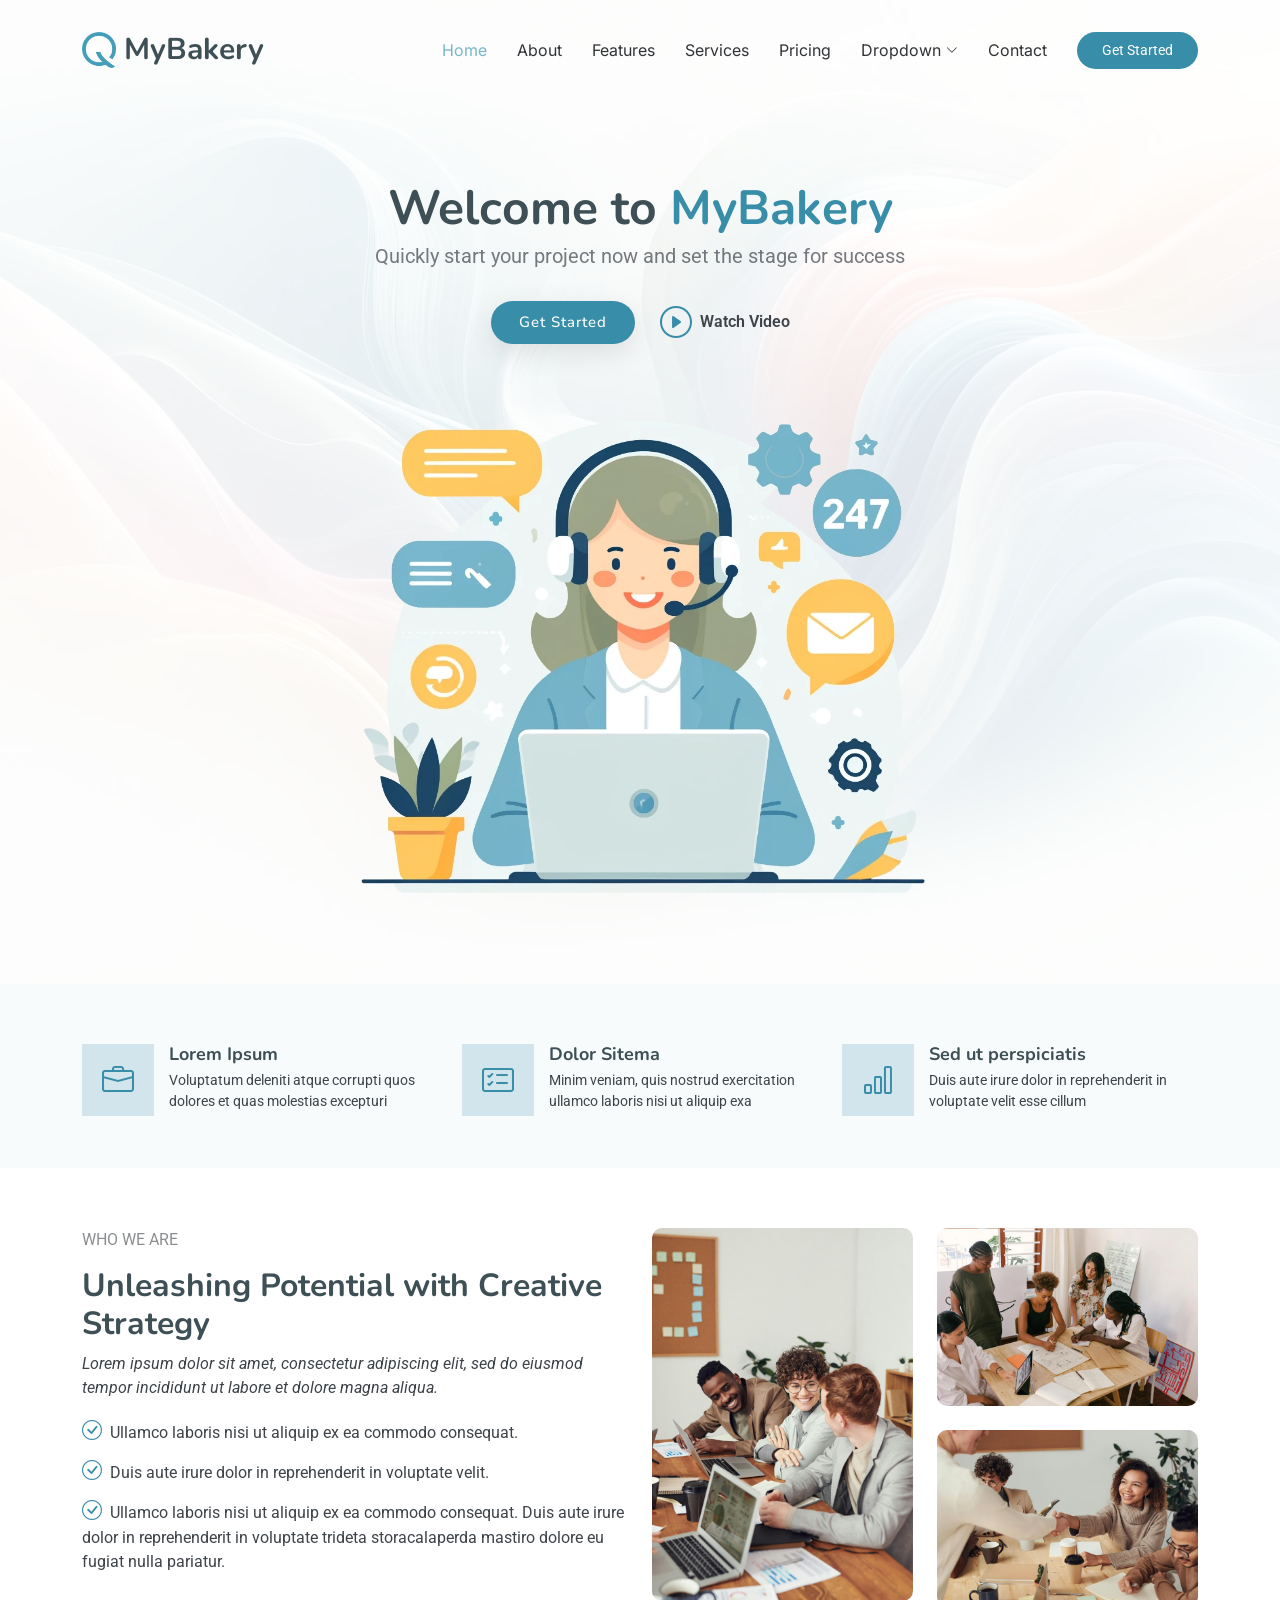
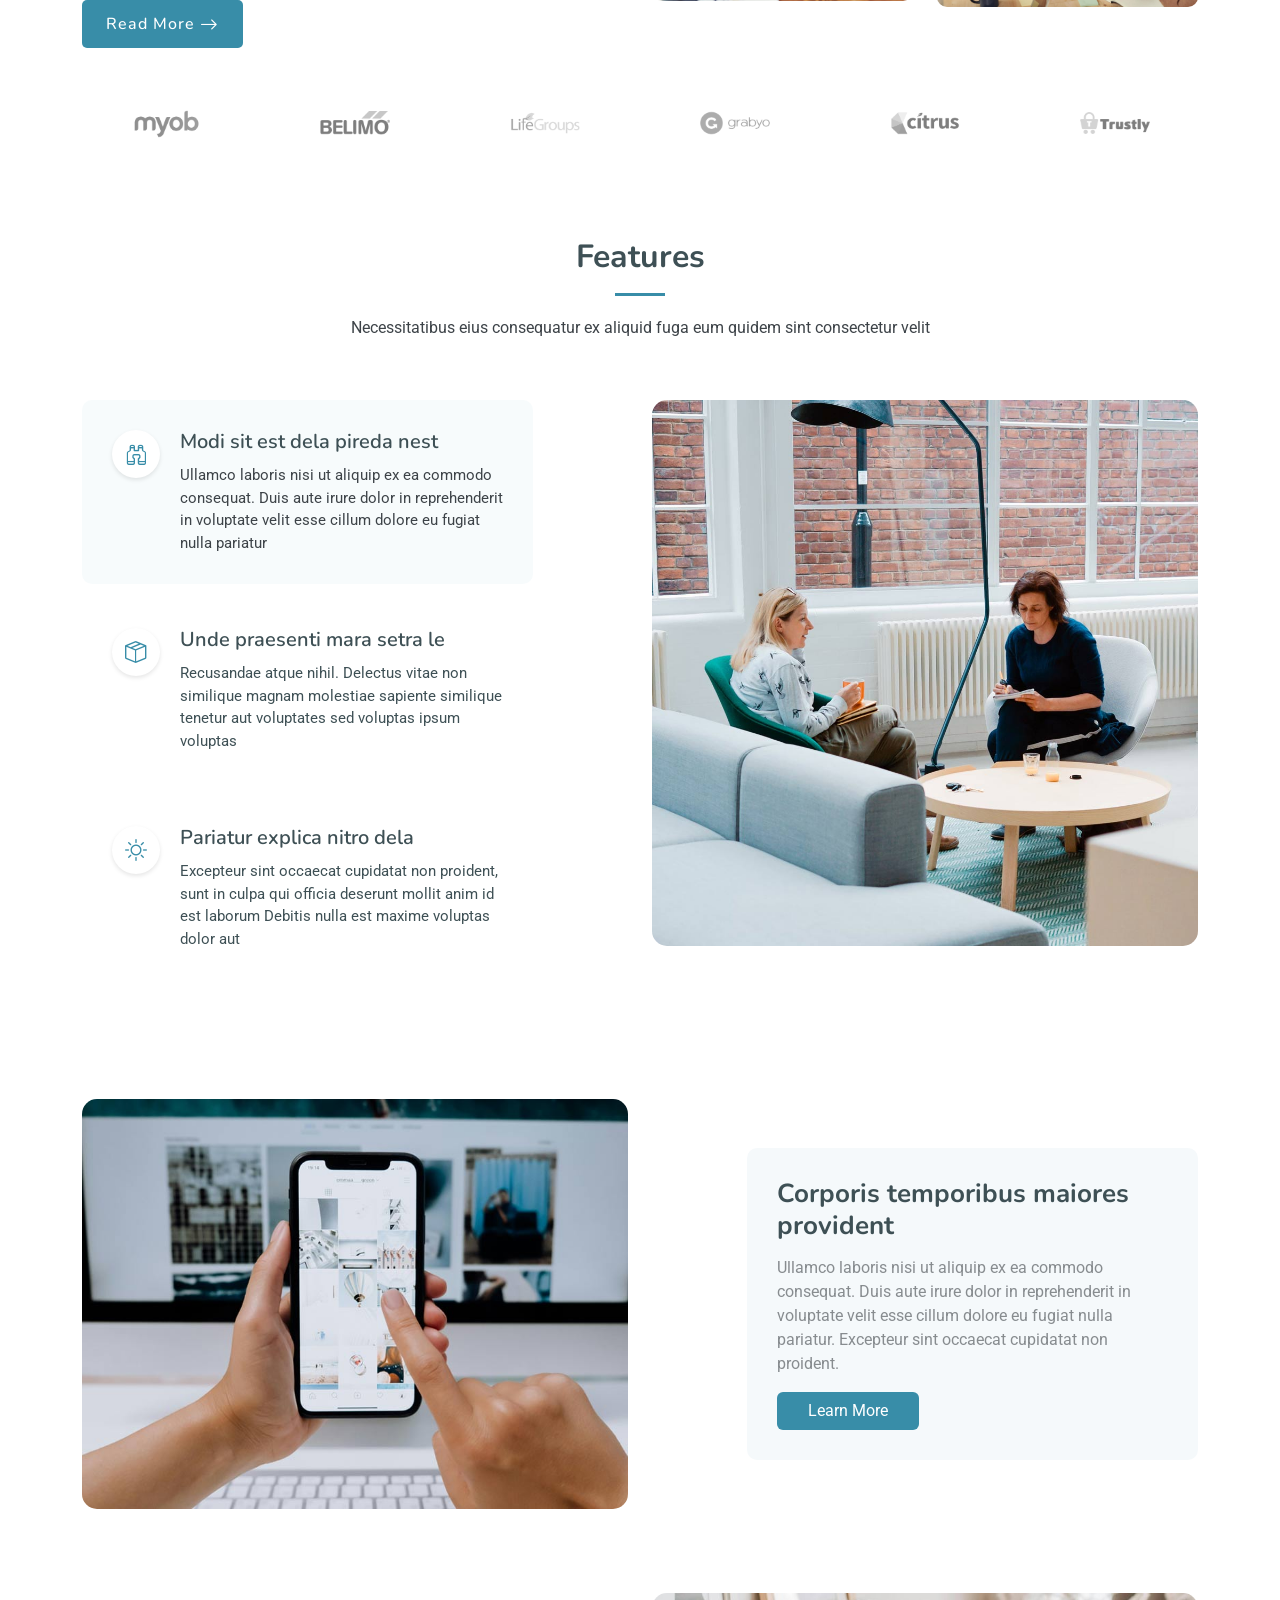
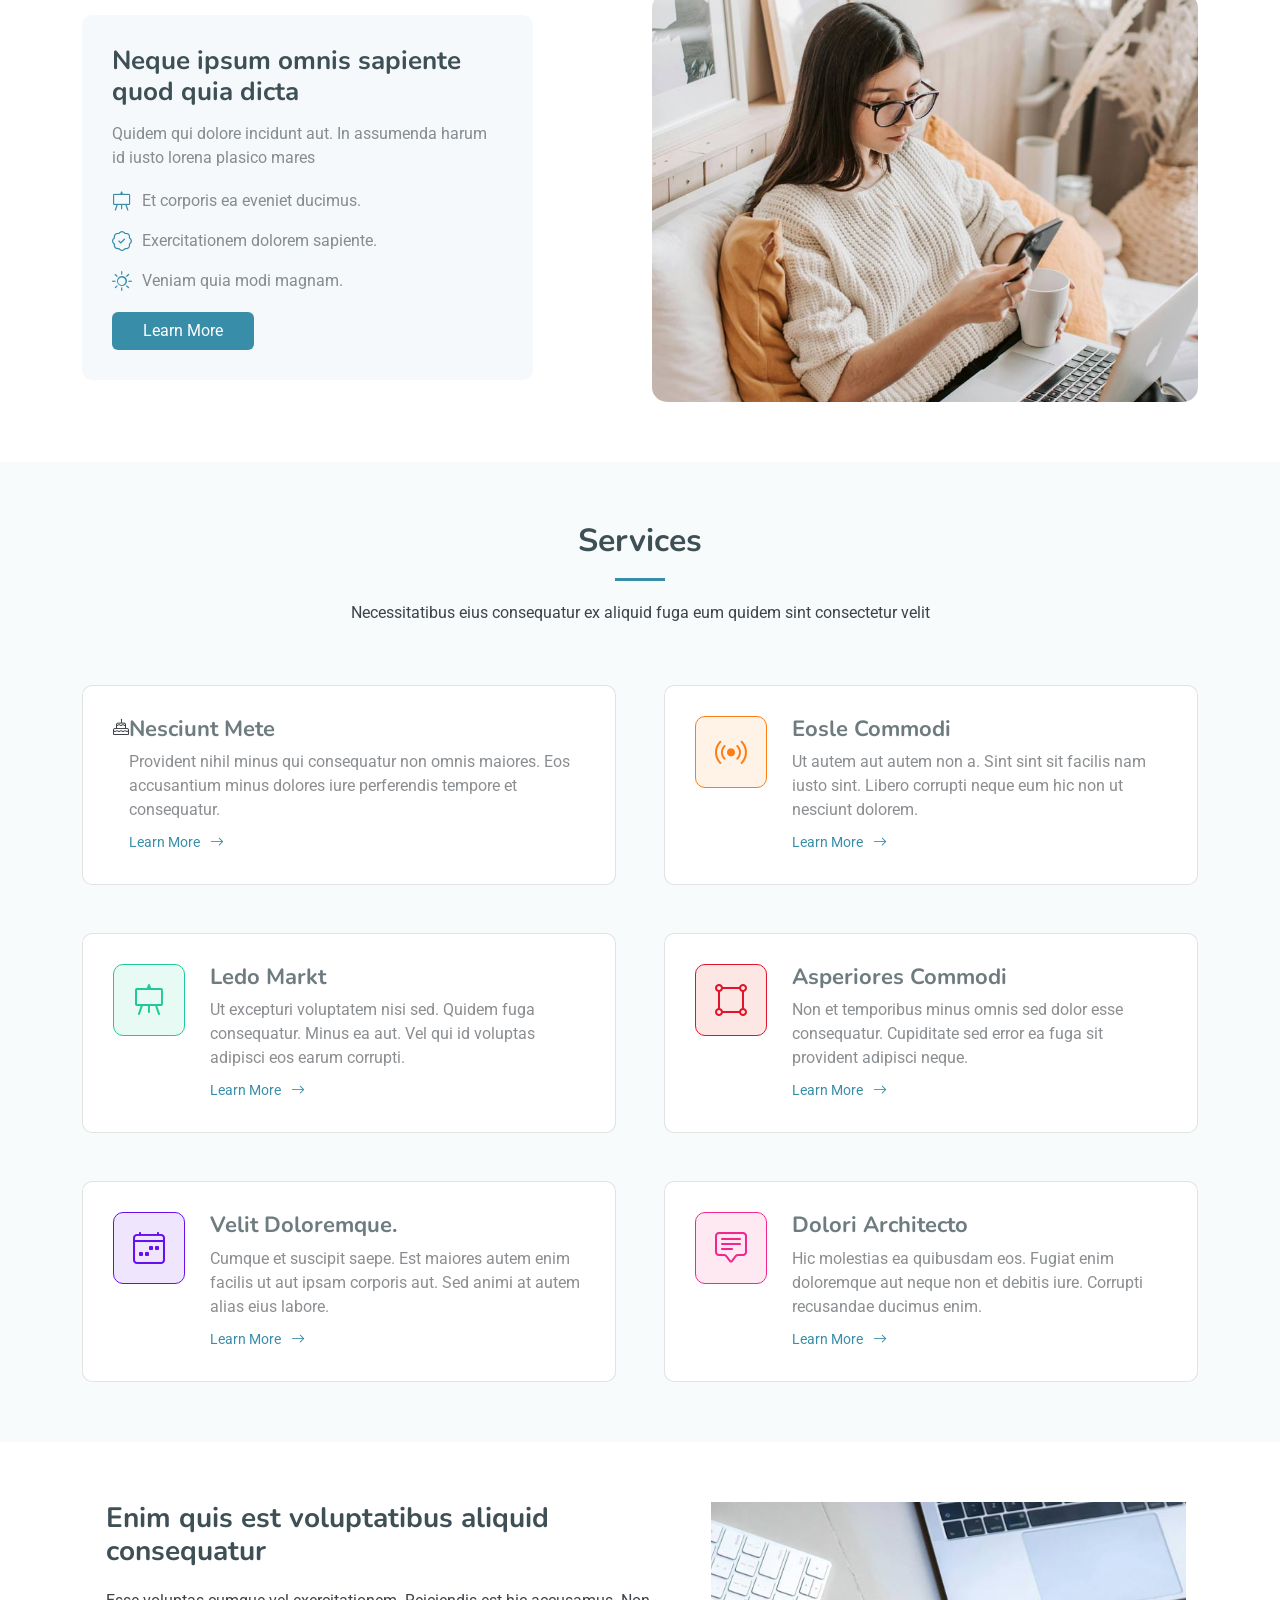
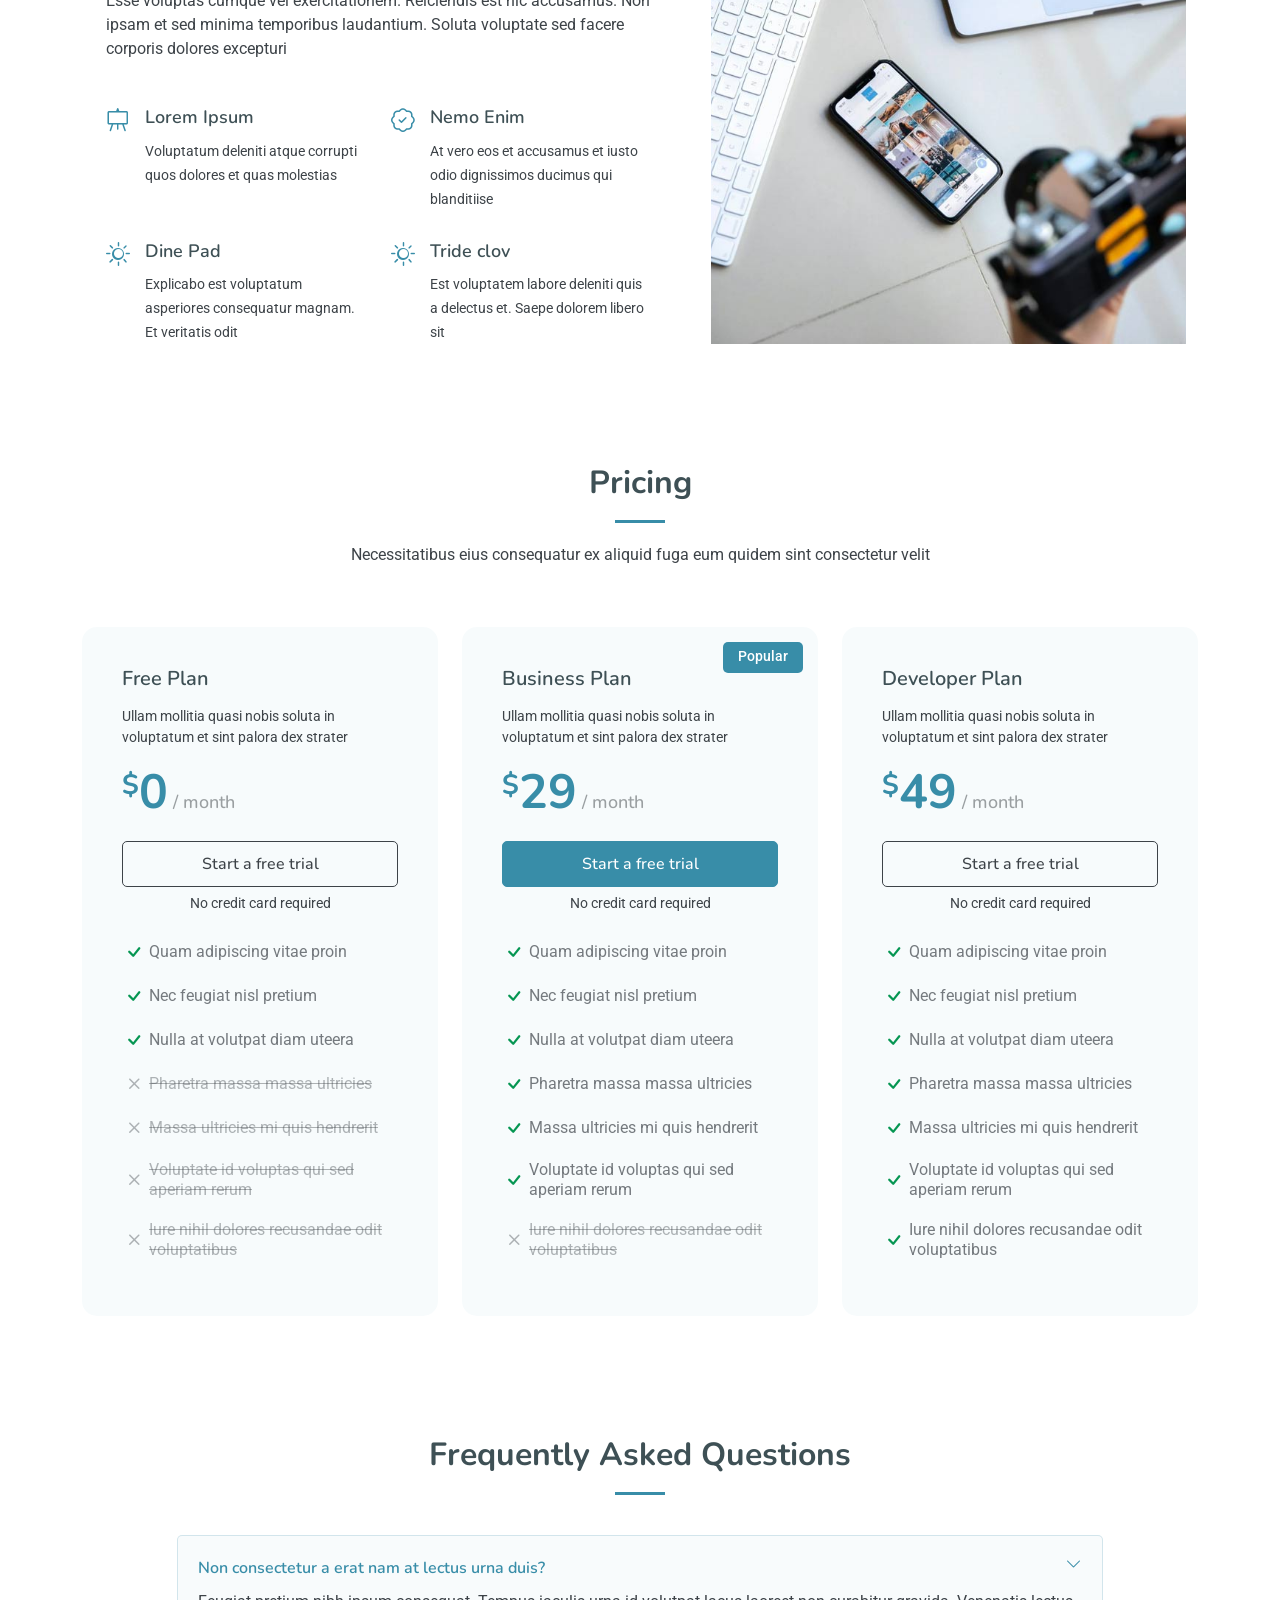
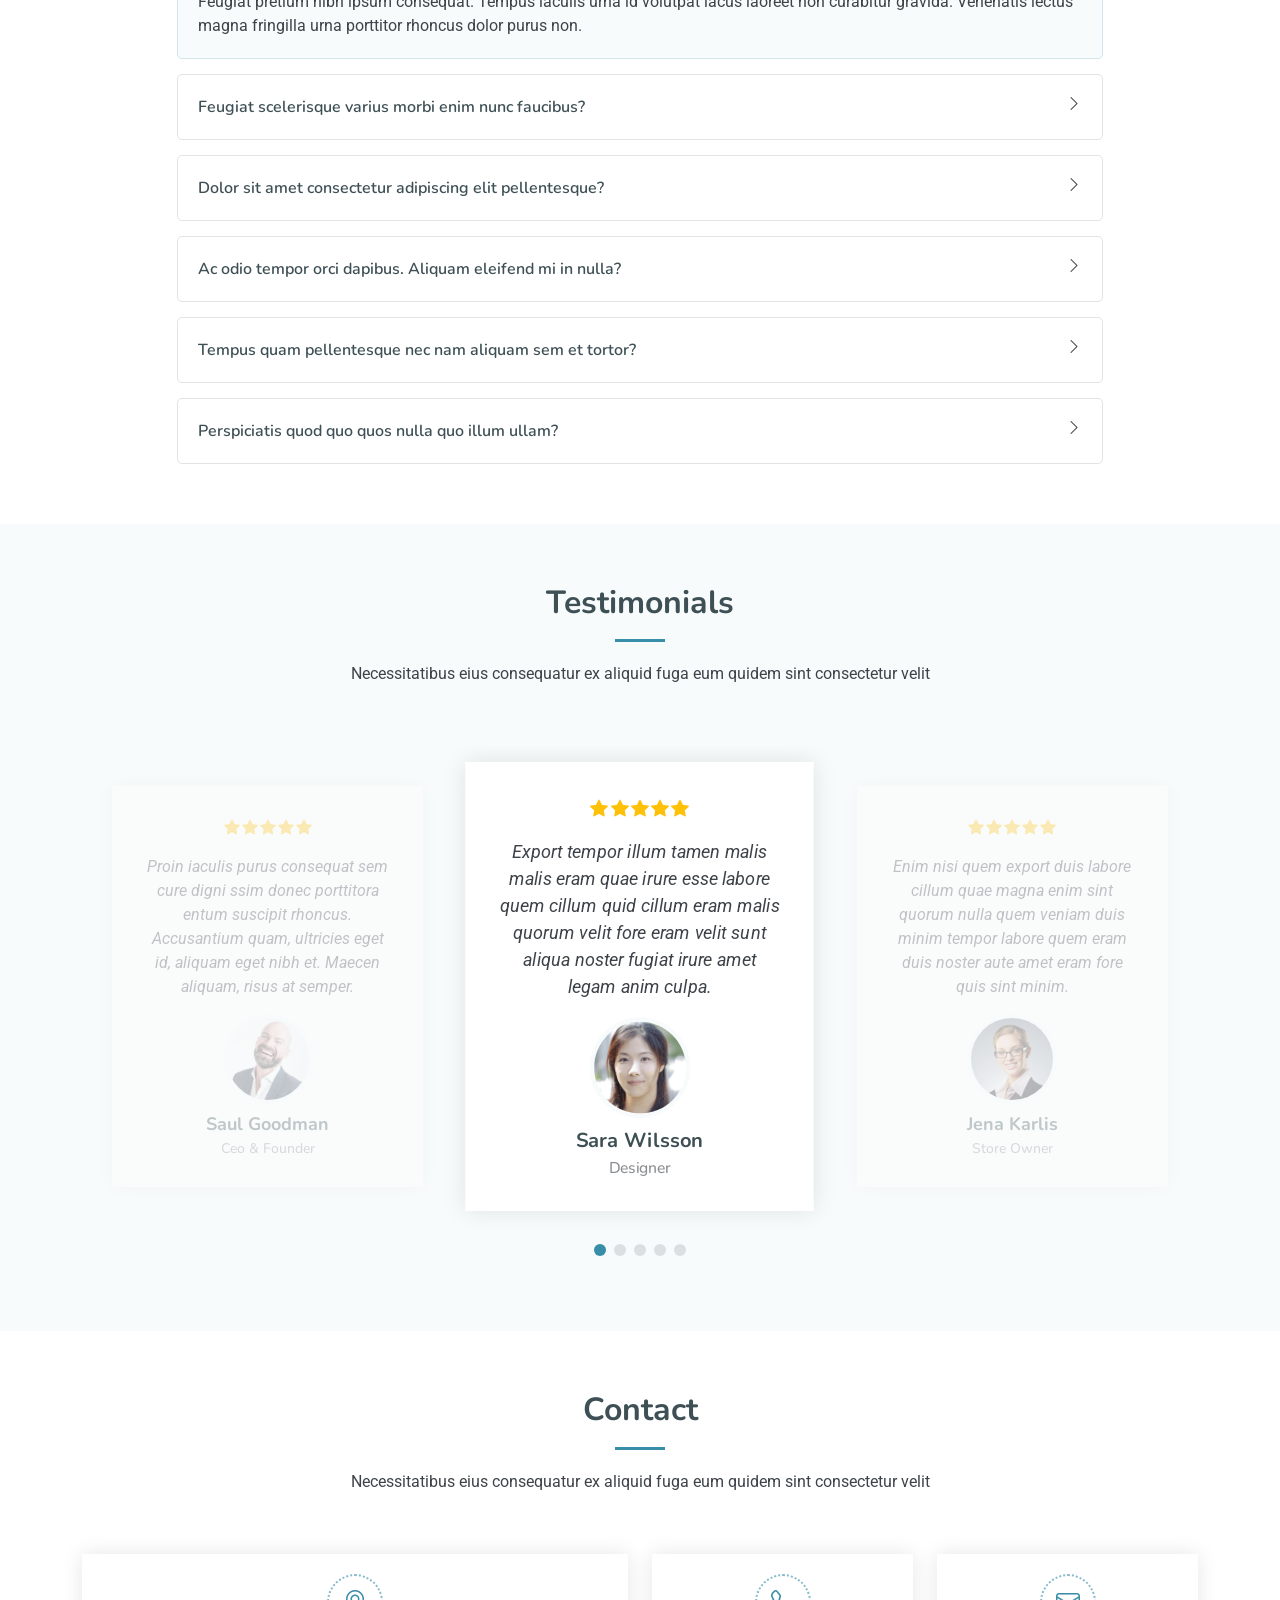
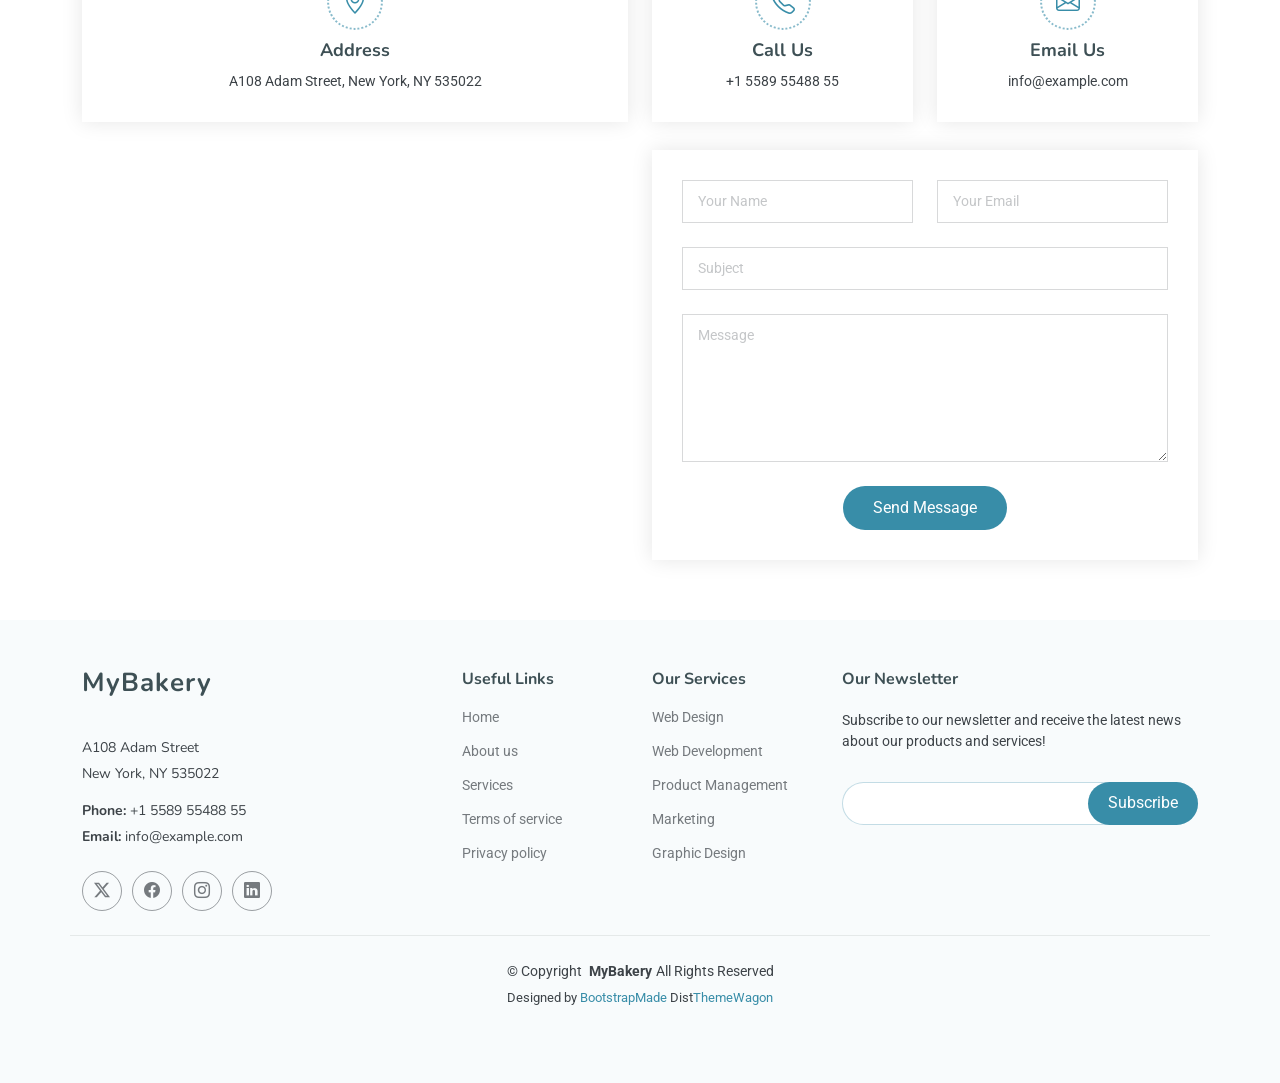
<file: MyBakery.WebUI/wwwroot/MyBakery-1.0.0/index.html>
<!DOCTYPE html>
<html lang="en">

<head>
  <meta charset="utf-8">
  <meta content="width=device-width, initial-scale=1.0" name="viewport">
  <title>Index - MyBakeryBootstrap Template</title>
  <meta name="description" content="">
  <meta name="keywords" content="">

  <!-- Favicons -->
  <link href="assets/img/favicon.png" rel="icon">
  <link href="assets/img/apple-touch-icon.png" rel="apple-touch-icon">

  <!-- Fonts -->
  <link href="https://fonts.googleapis.com" rel="preconnect">
  <link href="https://fonts.gstatic.com" rel="preconnect" crossorigin>
  <link href="https://fonts.googleapis.com/css2?family=Roboto:ital,wght@0,100;0,300;0,400;0,500;0,700;0,900;1,100;1,300;1,400;1,500;1,700;1,900&family=Inter:wght@100;200;300;400;500;600;700;800;900&family=Nunito:ital,wght@0,200;0,300;0,400;0,500;0,600;0,700;0,800;0,900;1,200;1,300;1,400;1,500;1,600;1,700;1,800;1,900&display=swap" rel="stylesheet">

  <!-- Vendor CSS Files -->
  <link href="assets/vendor/bootstrap/css/bootstrap.min.css" rel="stylesheet">
  <link href="assets/vendor/bootstrap-icons/bootstrap-icons.css" rel="stylesheet">
  <link href="assets/vendor/aos/aos.css" rel="stylesheet">
  <link href="assets/vendor/glightbox/css/glightbox.min.css" rel="stylesheet">
  <link href="assets/vendor/swiper/swiper-bundle.min.css" rel="stylesheet">

  <!-- Main CSS File -->
  <link href="assets/css/main.css" rel="stylesheet">

  <!-- =======================================================
  * Template Name: MyBakery
  * Template URL: https://bootstrapmade.com/MyBakery-bootstrap-startup-website-template/
  * Updated: Aug 07 2024 with Bootstrap v5.3.3
  * Author: BootstrapMade.com
  * License: https://bootstrapmade.com/license/
  ======================================================== -->
</head>

<body class="index-page">

  <header id="header" class="header d-flex align-items-center fixed-top">
    <div class="container-fluid container-xl position-relative d-flex align-items-center">

      <a href="index.html" class="logo d-flex align-items-center me-auto">
        <img src="assets/img/logo.png" alt="">
        <h1 class="sitename">MyBakery</h1>
      </a>

      <nav id="navmenu" class="navmenu">
        <ul>
          <li><a href="index.html#hero" class="active">Home</a></li>
          <li><a href="index.html#about">About</a></li>
          <li><a href="index.html#features">Features</a></li>
          <li><a href="index.html#services">Services</a></li>
          <li><a href="index.html#pricing">Pricing</a></li>
          <li class="dropdown"><a href="#"><span>Dropdown</span> <i class="bi bi-chevron-down toggle-dropdown"></i></a>
            <ul>
              <li><a href="#">Dropdown 1</a></li>
              <li class="dropdown"><a href="#"><span>Deep Dropdown</span> <i class="bi bi-chevron-down toggle-dropdown"></i></a>
                <ul>
                  <li><a href="#">Deep Dropdown 1</a></li>
                  <li><a href="#">Deep Dropdown 2</a></li>
                  <li><a href="#">Deep Dropdown 3</a></li>
                  <li><a href="#">Deep Dropdown 4</a></li>
                  <li><a href="#">Deep Dropdown 5</a></li>
                </ul>
              </li>
              <li><a href="#">Dropdown 2</a></li>
              <li><a href="#">Dropdown 3</a></li>
              <li><a href="#">Dropdown 4</a></li>
            </ul>
          </li>
          <li><a href="index.html#contact">Contact</a></li>
        </ul>
        <i class="mobile-nav-toggle d-xl-none bi bi-list"></i>
      </nav>

      <a class="btn-getstarted" href="index.html#about">Get Started</a>

    </div>
  </header>

  <main class="main">

    <!-- Hero Section -->
    <section id="hero" class="hero section">
      <div class="hero-bg">
        <img src="assets/img/hero-bg-light.webp" alt="">
      </div>
      <div class="container text-center">
        <div class="d-flex flex-column justify-content-center align-items-center">
          <h1 data-aos="fade-up">Welcome to <span>MyBakery</span></h1>
          <p data-aos="fade-up" data-aos-delay="100">Quickly start your project now and set the stage for success<br></p>
          <div class="d-flex" data-aos="fade-up" data-aos-delay="200">
            <a href="#about" class="btn-get-started">Get Started</a>
            <a href="https://www.youtube.com/watch?v=Y7f98aduVJ8" class="glightbox btn-watch-video d-flex align-items-center"><i class="bi bi-play-circle"></i><span>Watch Video</span></a>
          </div>
          <img src="assets/img/hero-services-img.webp" class="img-fluid hero-img" alt="" data-aos="zoom-out" data-aos-delay="300">
        </div>
      </div>

    </section><!-- /Hero Section -->

    <!-- Featured Services Section -->
    <section id="featured-services" class="featured-services section light-background">

      <div class="container">

        <div class="row gy-4">

          <div class="col-xl-4 col-lg-6" data-aos="fade-up" data-aos-delay="100">
            <div class="service-item d-flex">
              <div class="icon flex-shrink-0"><i class="bi bi-briefcase"></i></div>
              <div>
                <h4 class="title"><a href="#" class="stretched-link">Lorem Ipsum</a></h4>
                <p class="description">Voluptatum deleniti atque corrupti quos dolores et quas molestias excepturi</p>
              </div>
            </div>
          </div>
          <!-- End Service Item -->

          <div class="col-xl-4 col-lg-6" data-aos="fade-up" data-aos-delay="200">
            <div class="service-item d-flex">
              <div class="icon flex-shrink-0"><i class="bi bi-card-checklist"></i></div>
              <div>
                <h4 class="title"><a href="#" class="stretched-link">Dolor Sitema</a></h4>
                <p class="description">Minim veniam, quis nostrud exercitation ullamco laboris nisi ut aliquip exa</p>
              </div>
            </div>
          </div><!-- End Service Item -->

          <div class="col-xl-4 col-lg-6" data-aos="fade-up" data-aos-delay="300">
            <div class="service-item d-flex">
              <div class="icon flex-shrink-0"><i class="bi bi-bar-chart"></i></div>
              <div>
                <h4 class="title"><a href="#" class="stretched-link">Sed ut perspiciatis</a></h4>
                <p class="description">Duis aute irure dolor in reprehenderit in voluptate velit esse cillum</p>
              </div>
            </div>
          </div><!-- End Service Item -->

        </div>

      </div>

    </section><!-- /Featured Services Section -->

    <!-- About Section -->
    <section id="about" class="about section">

      <div class="container">

        <div class="row gy-4">

          <div class="col-lg-6 content" data-aos="fade-up" data-aos-delay="100">
            <p class="who-we-are">Who We Are</p>
            <h3>Unleashing Potential with Creative Strategy</h3>
            <p class="fst-italic">
              Lorem ipsum dolor sit amet, consectetur adipiscing elit, sed do eiusmod tempor incididunt ut labore et dolore
              magna aliqua.
            </p>
            <ul>
              <li><i class="bi bi-check-circle"></i> <span>Ullamco laboris nisi ut aliquip ex ea commodo consequat.</span></li>
              <li><i class="bi bi-check-circle"></i> <span>Duis aute irure dolor in reprehenderit in voluptate velit.</span></li>
              <li><i class="bi bi-check-circle"></i> <span>Ullamco laboris nisi ut aliquip ex ea commodo consequat. Duis aute irure dolor in reprehenderit in voluptate trideta storacalaperda mastiro dolore eu fugiat nulla pariatur.</span></li>
            </ul>
            <a href="#" class="read-more"><span>Read More</span><i class="bi bi-arrow-right"></i></a>
          </div>

          <div class="col-lg-6 about-images" data-aos="fade-up" data-aos-delay="200">
            <div class="row gy-4">
              <div class="col-lg-6">
                <img src="assets/img/about-company-1.jpg" class="img-fluid" alt="">
              </div>
              <div class="col-lg-6">
                <div class="row gy-4">
                  <div class="col-lg-12">
                    <img src="assets/img/about-company-2.jpg" class="img-fluid" alt="">
                  </div>
                  <div class="col-lg-12">
                    <img src="assets/img/about-company-3.jpg" class="img-fluid" alt="">
                  </div>
                </div>
              </div>
            </div>

          </div>

        </div>

      </div>
    </section><!-- /About Section -->

    <!-- Clients Section -->
    <section id="clients" class="clients section">

      <div class="container" data-aos="fade-up">

        <div class="row gy-4">

          <div class="col-xl-2 col-md-3 col-6 client-logo">
            <img src="assets/img/clients/client-1.png" class="img-fluid" alt="">
          </div><!-- End Client Item -->

          <div class="col-xl-2 col-md-3 col-6 client-logo">
            <img src="assets/img/clients/client-2.png" class="img-fluid" alt="">
          </div><!-- End Client Item -->

          <div class="col-xl-2 col-md-3 col-6 client-logo">
            <img src="assets/img/clients/client-3.png" class="img-fluid" alt="">
          </div><!-- End Client Item -->

          <div class="col-xl-2 col-md-3 col-6 client-logo">
            <img src="assets/img/clients/client-4.png" class="img-fluid" alt="">
          </div><!-- End Client Item -->

          <div class="col-xl-2 col-md-3 col-6 client-logo">
            <img src="assets/img/clients/client-5.png" class="img-fluid" alt="">
          </div><!-- End Client Item -->

          <div class="col-xl-2 col-md-3 col-6 client-logo">
            <img src="assets/img/clients/client-6.png" class="img-fluid" alt="">
          </div><!-- End Client Item -->

        </div>

      </div>

    </section><!-- /Clients Section -->

    <!-- Features Section -->
    <section id="features" class="features section">

      <!-- Section Title -->
      <div class="container section-title" data-aos="fade-up">
        <h2>Features</h2>
        <p>Necessitatibus eius consequatur ex aliquid fuga eum quidem sint consectetur velit</p>
      </div><!-- End Section Title -->

      <div class="container">
        <div class="row justify-content-between">

          <div class="col-lg-5 d-flex align-items-center">

            <ul class="nav nav-tabs" data-aos="fade-up" data-aos-delay="100">
              <li class="nav-item">
                <a class="nav-link active show" data-bs-toggle="tab" data-bs-target="#features-tab-1">
                  <i class="bi bi-binoculars"></i>
                  <div>
                    <h4 class="d-none d-lg-block">Modi sit est dela pireda nest</h4>
                    <p>
                      Ullamco laboris nisi ut aliquip ex ea commodo consequat. Duis aute irure dolor in reprehenderit in voluptate
                      velit esse cillum dolore eu fugiat nulla pariatur
                    </p>
                  </div>
                </a>
              </li>
              <li class="nav-item">
                <a class="nav-link" data-bs-toggle="tab" data-bs-target="#features-tab-2">
                  <i class="bi bi-box-seam"></i>
                  <div>
                    <h4 class="d-none d-lg-block">Unde praesenti mara setra le</h4>
                    <p>
                      Recusandae atque nihil. Delectus vitae non similique magnam molestiae sapiente similique
                      tenetur aut voluptates sed voluptas ipsum voluptas
                    </p>
                  </div>
                </a>
              </li>
              <li class="nav-item">
                <a class="nav-link" data-bs-toggle="tab" data-bs-target="#features-tab-3">
                  <i class="bi bi-brightness-high"></i>
                  <div>
                    <h4 class="d-none d-lg-block">Pariatur explica nitro dela</h4>
                    <p>
                      Excepteur sint occaecat cupidatat non proident, sunt in culpa qui officia deserunt mollit anim id est laborum
                      Debitis nulla est maxime voluptas dolor aut
                    </p>
                  </div>
                </a>
              </li>
            </ul><!-- End Tab Nav -->

          </div>

          <div class="col-lg-6">

            <div class="tab-content" data-aos="fade-up" data-aos-delay="200">

              <div class="tab-pane fade active show" id="features-tab-1">
                <img src="assets/img/tabs-1.jpg" alt="" class="img-fluid">
              </div><!-- End Tab Content Item -->

              <div class="tab-pane fade" id="features-tab-2">
                <img src="assets/img/tabs-2.jpg" alt="" class="img-fluid">
              </div><!-- End Tab Content Item -->

              <div class="tab-pane fade" id="features-tab-3">
                <img src="assets/img/tabs-3.jpg" alt="" class="img-fluid">
              </div><!-- End Tab Content Item -->
            </div>

          </div>

        </div>

      </div>

    </section><!-- /Features Section -->

    <!-- Features Details Section -->
    <section id="features-details" class="features-details section">

      <div class="container">

        <div class="row gy-4 justify-content-between features-item">

          <div class="col-lg-6" data-aos="fade-up" data-aos-delay="100">
            <img src="assets/img/features-1.jpg" class="img-fluid" alt="">
          </div>

          <div class="col-lg-5 d-flex align-items-center" data-aos="fade-up" data-aos-delay="200">
            <div class="content">
              <h3>Corporis temporibus maiores provident</h3>
              <p>
                Ullamco laboris nisi ut aliquip ex ea commodo consequat. Duis aute irure dolor in reprehenderit in voluptate
                velit esse cillum dolore eu fugiat nulla pariatur. Excepteur sint occaecat cupidatat non proident.
              </p>
              <a href="#" class="btn more-btn">Learn More</a>
            </div>
          </div>

        </div><!-- Features Item -->

        <div class="row gy-4 justify-content-between features-item">

          <div class="col-lg-5 d-flex align-items-center order-2 order-lg-1" data-aos="fade-up" data-aos-delay="100">

            <div class="content">
              <h3>Neque ipsum omnis sapiente quod quia dicta</h3>
              <p>
                Quidem qui dolore incidunt aut. In assumenda harum id iusto lorena plasico mares
              </p>
              <ul>
                <li><i class="bi bi-easel flex-shrink-0"></i> Et corporis ea eveniet ducimus.</li>
                <li><i class="bi bi-patch-check flex-shrink-0"></i> Exercitationem dolorem sapiente.</li>
                <li><i class="bi bi-brightness-high flex-shrink-0"></i> Veniam quia modi magnam.</li>
              </ul>
              <p></p>
              <a href="#" class="btn more-btn">Learn More</a>
            </div>

          </div>

          <div class="col-lg-6 order-1 order-lg-2" data-aos="fade-up" data-aos-delay="200">
            <img src="assets/img/features-2.jpg" class="img-fluid" alt="">
          </div>

        </div><!-- Features Item -->

      </div>

    </section><!-- /Features Details Section -->

    <!-- Services Section -->
    <section id="services" class="services section light-background">

      <!-- Section Title -->
      <div class="container section-title" data-aos="fade-up">
        <h2>Services</h2>
        <p>Necessitatibus eius consequatur ex aliquid fuga eum quidem sint consectetur velit</p>
      </div><!-- End Section Title -->

      <div class="container">

        <div class="row g-5">

          <div class="col-lg-6" data-aos="fade-up" data-aos-delay="100">
            <div class="service-item item-cyan position-relative">
              <i class="bi bi-cake"></i>
              <div>
                <h3>Nesciunt Mete</h3>
                <p>Provident nihil minus qui consequatur non omnis maiores. Eos accusantium minus dolores iure perferendis tempore et consequatur.</p>
                <a href="#" class="read-more stretched-link">Learn More <i class="bi bi-arrow-right"></i></a>
              </div>
            </div>
          </div><!-- End Service Item -->

          <div class="col-lg-6" data-aos="fade-up" data-aos-delay="200">
            <div class="service-item item-orange position-relative">
              <i class="bi bi-broadcast icon"></i>
              <div>
                <h3>Eosle Commodi</h3>
                <p>Ut autem aut autem non a. Sint sint sit facilis nam iusto sint. Libero corrupti neque eum hic non ut nesciunt dolorem.</p>
                <a href="#" class="read-more stretched-link">Learn More <i class="bi bi-arrow-right"></i></a>
              </div>
            </div>
          </div><!-- End Service Item -->

          <div class="col-lg-6" data-aos="fade-up" data-aos-delay="300">
            <div class="service-item item-teal position-relative">
              <i class="bi bi-easel icon"></i>
              <div>
                <h3>Ledo Markt</h3>
                <p>Ut excepturi voluptatem nisi sed. Quidem fuga consequatur. Minus ea aut. Vel qui id voluptas adipisci eos earum corrupti.</p>
                <a href="#" class="read-more stretched-link">Learn More <i class="bi bi-arrow-right"></i></a>
              </div>
            </div>
          </div><!-- End Service Item -->

          <div class="col-lg-6" data-aos="fade-up" data-aos-delay="400">
            <div class="service-item item-red position-relative">
              <i class="bi bi-bounding-box-circles icon"></i>
              <div>
                <h3>Asperiores Commodi</h3>
                <p>Non et temporibus minus omnis sed dolor esse consequatur. Cupiditate sed error ea fuga sit provident adipisci neque.</p>
                <a href="#" class="read-more stretched-link">Learn More <i class="bi bi-arrow-right"></i></a>
              </div>
            </div>
          </div><!-- End Service Item -->

          <div class="col-lg-6" data-aos="fade-up" data-aos-delay="500">
            <div class="service-item item-indigo position-relative">
              <i class="bi bi-calendar4-week icon"></i>
              <div>
                <h3>Velit Doloremque.</h3>
                <p>Cumque et suscipit saepe. Est maiores autem enim facilis ut aut ipsam corporis aut. Sed animi at autem alias eius labore.</p>
                <a href="#" class="read-more stretched-link">Learn More <i class="bi bi-arrow-right"></i></a>
              </div>
            </div>
          </div><!-- End Service Item -->

          <div class="col-lg-6" data-aos="fade-up" data-aos-delay="600">
            <div class="service-item item-pink position-relative">
              <i class="bi bi-chat-square-text icon"></i>
              <div>
                <h3>Dolori Architecto</h3>
                <p>Hic molestias ea quibusdam eos. Fugiat enim doloremque aut neque non et debitis iure. Corrupti recusandae ducimus enim.</p>
                <a href="#" class="read-more stretched-link">Learn More <i class="bi bi-arrow-right"></i></a>
              </div>
            </div>
          </div><!-- End Service Item -->

        </div>

      </div>

    </section><!-- /Services Section -->

    <!-- More Features Section -->
    <section id="more-features" class="more-features section">

      <div class="container">

        <div class="row justify-content-around gy-4">

          <div class="col-lg-6 d-flex flex-column justify-content-center order-2 order-lg-1" data-aos="fade-up" data-aos-delay="100">
            <h3>Enim quis est voluptatibus aliquid consequatur</h3>
            <p>Esse voluptas cumque vel exercitationem. Reiciendis est hic accusamus. Non ipsam et sed minima temporibus laudantium. Soluta voluptate sed facere corporis dolores excepturi</p>

            <div class="row">

              <div class="col-lg-6 icon-box d-flex">
                <i class="bi bi-easel flex-shrink-0"></i>
                <div>
                  <h4>Lorem Ipsum</h4>
                  <p>Voluptatum deleniti atque corrupti quos dolores et quas molestias </p>
                </div>
              </div><!-- End Icon Box -->

              <div class="col-lg-6 icon-box d-flex">
                <i class="bi bi-patch-check flex-shrink-0"></i>
                <div>
                  <h4>Nemo Enim</h4>
                  <p>At vero eos et accusamus et iusto odio dignissimos ducimus qui blanditiise</p>
                </div>
              </div><!-- End Icon Box -->

              <div class="col-lg-6 icon-box d-flex">
                <i class="bi bi-brightness-high flex-shrink-0"></i>
                <div>
                  <h4>Dine Pad</h4>
                  <p>Explicabo est voluptatum asperiores consequatur magnam. Et veritatis odit</p>
                </div>
              </div><!-- End Icon Box -->

              <div class="col-lg-6 icon-box d-flex">
                <i class="bi bi-brightness-high flex-shrink-0"></i>
                <div>
                  <h4>Tride clov</h4>
                  <p>Est voluptatem labore deleniti quis a delectus et. Saepe dolorem libero sit</p>
                </div>
              </div><!-- End Icon Box -->

            </div>

          </div>

          <div class="features-image col-lg-5 order-1 order-lg-2" data-aos="fade-up" data-aos-delay="200">
            <img src="assets/img/features-3.jpg" alt="">
          </div>

        </div>

      </div>

    </section><!-- /More Features Section -->

    <!-- Pricing Section -->
    <section id="pricing" class="pricing section">

      <!-- Section Title -->
      <div class="container section-title" data-aos="fade-up">
        <h2>Pricing</h2>
        <p>Necessitatibus eius consequatur ex aliquid fuga eum quidem sint consectetur velit</p>
      </div><!-- End Section Title -->

      <div class="container">

        <div class="row gy-4">

          <div class="col-lg-4" data-aos="zoom-in" data-aos-delay="100">
            <div class="pricing-item">
              <h3>Free Plan</h3>
              <p class="description">Ullam mollitia quasi nobis soluta in voluptatum et sint palora dex strater</p>
              <h4><sup>$</sup>0<span> / month</span></h4>
              <a href="#" class="cta-btn">Start a free trial</a>
              <p class="text-center small">No credit card required</p>
              <ul>
                <li><i class="bi bi-check"></i> <span>Quam adipiscing vitae proin</span></li>
                <li><i class="bi bi-check"></i> <span>Nec feugiat nisl pretium</span></li>
                <li><i class="bi bi-check"></i> <span>Nulla at volutpat diam uteera</span></li>
                <li class="na"><i class="bi bi-x"></i> <span>Pharetra massa massa ultricies</span></li>
                <li class="na"><i class="bi bi-x"></i> <span>Massa ultricies mi quis hendrerit</span></li>
                <li class="na"><i class="bi bi-x"></i> <span>Voluptate id voluptas qui sed aperiam rerum</span></li>
                <li class="na"><i class="bi bi-x"></i> <span>Iure nihil dolores recusandae odit voluptatibus</span></li>
              </ul>
            </div>
          </div><!-- End Pricing Item -->

          <div class="col-lg-4" data-aos="zoom-in" data-aos-delay="200">
            <div class="pricing-item featured">
              <p class="popular">Popular</p>
              <h3>Business Plan</h3>
              <p class="description">Ullam mollitia quasi nobis soluta in voluptatum et sint palora dex strater</p>
              <h4><sup>$</sup>29<span> / month</span></h4>
              <a href="#" class="cta-btn">Start a free trial</a>
              <p class="text-center small">No credit card required</p>
              <ul>
                <li><i class="bi bi-check"></i> <span>Quam adipiscing vitae proin</span></li>
                <li><i class="bi bi-check"></i> <span>Nec feugiat nisl pretium</span></li>
                <li><i class="bi bi-check"></i> <span>Nulla at volutpat diam uteera</span></li>
                <li><i class="bi bi-check"></i> <span>Pharetra massa massa ultricies</span></li>
                <li><i class="bi bi-check"></i> <span>Massa ultricies mi quis hendrerit</span></li>
                <li><i class="bi bi-check"></i> <span>Voluptate id voluptas qui sed aperiam rerum</span></li>
                <li class="na"><i class="bi bi-x"></i> <span>Iure nihil dolores recusandae odit voluptatibus</span></li>
              </ul>
            </div>
          </div><!-- End Pricing Item -->

          <div class="col-lg-4" data-aos="zoom-in" data-aos-delay="300">
            <div class="pricing-item">
              <h3>Developer Plan</h3>
              <p class="description">Ullam mollitia quasi nobis soluta in voluptatum et sint palora dex strater</p>
              <h4><sup>$</sup>49<span> / month</span></h4>
              <a href="#" class="cta-btn">Start a free trial</a>
              <p class="text-center small">No credit card required</p>
              <ul>
                <li><i class="bi bi-check"></i> <span>Quam adipiscing vitae proin</span></li>
                <li><i class="bi bi-check"></i> <span>Nec feugiat nisl pretium</span></li>
                <li><i class="bi bi-check"></i> <span>Nulla at volutpat diam uteera</span></li>
                <li><i class="bi bi-check"></i> <span>Pharetra massa massa ultricies</span></li>
                <li><i class="bi bi-check"></i> <span>Massa ultricies mi quis hendrerit</span></li>
                <li><i class="bi bi-check"></i> <span>Voluptate id voluptas qui sed aperiam rerum</span></li>
                <li><i class="bi bi-check"></i> <span>Iure nihil dolores recusandae odit voluptatibus</span></li>
              </ul>
            </div>
          </div><!-- End Pricing Item -->

        </div>

      </div>

    </section><!-- /Pricing Section -->

    <!-- Faq Section -->
    <section id="faq" class="faq section">

      <!-- Section Title -->
      <div class="container section-title" data-aos="fade-up">
        <h2>Frequently Asked Questions</h2>
      </div><!-- End Section Title -->

      <div class="container">

        <div class="row justify-content-center">

          <div class="col-lg-10" data-aos="fade-up" data-aos-delay="100">

            <div class="faq-container">

              <div class="faq-item faq-active">
                <h3>Non consectetur a erat nam at lectus urna duis?</h3>
                <div class="faq-content">
                  <p>Feugiat pretium nibh ipsum consequat. Tempus iaculis urna id volutpat lacus laoreet non curabitur gravida. Venenatis lectus magna fringilla urna porttitor rhoncus dolor purus non.</p>
                </div>
                <i class="faq-toggle bi bi-chevron-right"></i>
              </div><!-- End Faq item-->

              <div class="faq-item">
                <h3>Feugiat scelerisque varius morbi enim nunc faucibus?</h3>
                <div class="faq-content">
                  <p>Dolor sit amet consectetur adipiscing elit pellentesque habitant morbi. Id interdum velit laoreet id donec ultrices. Fringilla phasellus faucibus scelerisque eleifend donec pretium. Est pellentesque elit ullamcorper dignissim. Mauris ultrices eros in cursus turpis massa tincidunt dui.</p>
                </div>
                <i class="faq-toggle bi bi-chevron-right"></i>
              </div><!-- End Faq item-->

              <div class="faq-item">
                <h3>Dolor sit amet consectetur adipiscing elit pellentesque?</h3>
                <div class="faq-content">
                  <p>Eleifend mi in nulla posuere sollicitudin aliquam ultrices sagittis orci. Faucibus pulvinar elementum integer enim. Sem nulla pharetra diam sit amet nisl suscipit. Rutrum tellus pellentesque eu tincidunt. Lectus urna duis convallis convallis tellus. Urna molestie at elementum eu facilisis sed odio morbi quis</p>
                </div>
                <i class="faq-toggle bi bi-chevron-right"></i>
              </div><!-- End Faq item-->

              <div class="faq-item">
                <h3>Ac odio tempor orci dapibus. Aliquam eleifend mi in nulla?</h3>
                <div class="faq-content">
                  <p>Dolor sit amet consectetur adipiscing elit pellentesque habitant morbi. Id interdum velit laoreet id donec ultrices. Fringilla phasellus faucibus scelerisque eleifend donec pretium. Est pellentesque elit ullamcorper dignissim. Mauris ultrices eros in cursus turpis massa tincidunt dui.</p>
                </div>
                <i class="faq-toggle bi bi-chevron-right"></i>
              </div><!-- End Faq item-->

              <div class="faq-item">
                <h3>Tempus quam pellentesque nec nam aliquam sem et tortor?</h3>
                <div class="faq-content">
                  <p>Molestie a iaculis at erat pellentesque adipiscing commodo. Dignissim suspendisse in est ante in. Nunc vel risus commodo viverra maecenas accumsan. Sit amet nisl suscipit adipiscing bibendum est. Purus gravida quis blandit turpis cursus in</p>
                </div>
                <i class="faq-toggle bi bi-chevron-right"></i>
              </div><!-- End Faq item-->

              <div class="faq-item">
                <h3>Perspiciatis quod quo quos nulla quo illum ullam?</h3>
                <div class="faq-content">
                  <p>Enim ea facilis quaerat voluptas quidem et dolorem. Quis et consequatur non sed in suscipit sequi. Distinctio ipsam dolore et.</p>
                </div>
                <i class="faq-toggle bi bi-chevron-right"></i>
              </div><!-- End Faq item-->

            </div>

          </div><!-- End Faq Column-->

        </div>

      </div>

    </section><!-- /Faq Section -->

    <!-- Testimonials Section -->
    <section id="testimonials" class="testimonials section light-background">

      <!-- Section Title -->
      <div class="container section-title" data-aos="fade-up">
        <h2>Testimonials</h2>
        <p>Necessitatibus eius consequatur ex aliquid fuga eum quidem sint consectetur velit</p>
      </div><!-- End Section Title -->

      <div class="container" data-aos="fade-up" data-aos-delay="100">

        <div class="swiper init-swiper">
          <script type="application/json" class="swiper-config">
            {
              "loop": true,
              "speed": 600,
              "autoplay": {
                "delay": 5000
              },
              "slidesPerView": "auto",
              "pagination": {
                "el": ".swiper-pagination",
                "type": "bullets",
                "clickable": true
              },
              "breakpoints": {
                "320": {
                  "slidesPerView": 1,
                  "spaceBetween": 40
                },
                "1200": {
                  "slidesPerView": 3,
                  "spaceBetween": 1
                }
              }
            }
          </script>
          <div class="swiper-wrapper">

            <div class="swiper-slide">
              <div class="testimonial-item">
                <div class="stars">
                  <i class="bi bi-star-fill"></i><i class="bi bi-star-fill"></i><i class="bi bi-star-fill"></i><i class="bi bi-star-fill"></i><i class="bi bi-star-fill"></i>
                </div>
                <p>
                  Proin iaculis purus consequat sem cure digni ssim donec porttitora entum suscipit rhoncus. Accusantium quam, ultricies eget id, aliquam eget nibh et. Maecen aliquam, risus at semper.
                </p>
                <div class="profile mt-auto">
                  <img src="assets/img/testimonials/testimonials-1.jpg" class="testimonial-img" alt="">
                  <h3>Saul Goodman</h3>
                  <h4>Ceo &amp; Founder</h4>
                </div>
              </div>
            </div><!-- End testimonial item -->

            <div class="swiper-slide">
              <div class="testimonial-item">
                <div class="stars">
                  <i class="bi bi-star-fill"></i><i class="bi bi-star-fill"></i><i class="bi bi-star-fill"></i><i class="bi bi-star-fill"></i><i class="bi bi-star-fill"></i>
                </div>
                <p>
                  Export tempor illum tamen malis malis eram quae irure esse labore quem cillum quid cillum eram malis quorum velit fore eram velit sunt aliqua noster fugiat irure amet legam anim culpa.
                </p>
                <div class="profile mt-auto">
                  <img src="assets/img/testimonials/testimonials-2.jpg" class="testimonial-img" alt="">
                  <h3>Sara Wilsson</h3>
                  <h4>Designer</h4>
                </div>
              </div>
            </div><!-- End testimonial item -->

            <div class="swiper-slide">
              <div class="testimonial-item">
                <div class="stars">
                  <i class="bi bi-star-fill"></i><i class="bi bi-star-fill"></i><i class="bi bi-star-fill"></i><i class="bi bi-star-fill"></i><i class="bi bi-star-fill"></i>
                </div>
                <p>
                  Enim nisi quem export duis labore cillum quae magna enim sint quorum nulla quem veniam duis minim tempor labore quem eram duis noster aute amet eram fore quis sint minim.
                </p>
                <div class="profile mt-auto">
                  <img src="assets/img/testimonials/testimonials-3.jpg" class="testimonial-img" alt="">
                  <h3>Jena Karlis</h3>
                  <h4>Store Owner</h4>
                </div>
              </div>
            </div><!-- End testimonial item -->

            <div class="swiper-slide">
              <div class="testimonial-item">
                <div class="stars">
                  <i class="bi bi-star-fill"></i><i class="bi bi-star-fill"></i><i class="bi bi-star-fill"></i><i class="bi bi-star-fill"></i><i class="bi bi-star-fill"></i>
                </div>
                <p>
                  Fugiat enim eram quae cillum dolore dolor amet nulla culpa multos export minim fugiat minim velit minim dolor enim duis veniam ipsum anim magna sunt elit fore quem dolore labore illum veniam.
                </p>
                <div class="profile mt-auto">
                  <img src="assets/img/testimonials/testimonials-4.jpg" class="testimonial-img" alt="">
                  <h3>Matt Brandon</h3>
                  <h4>Freelancer</h4>
                </div>
              </div>
            </div><!-- End testimonial item -->

            <div class="swiper-slide">
              <div class="testimonial-item">
                <div class="stars">
                  <i class="bi bi-star-fill"></i><i class="bi bi-star-fill"></i><i class="bi bi-star-fill"></i><i class="bi bi-star-fill"></i><i class="bi bi-star-fill"></i>
                </div>
                <p>
                  Quis quorum aliqua sint quem legam fore sunt eram irure aliqua veniam tempor noster veniam enim culpa labore duis sunt culpa nulla illum cillum fugiat legam esse veniam culpa fore nisi cillum quid.
                </p>
                <div class="profile mt-auto">
                  <img src="assets/img/testimonials/testimonials-5.jpg" class="testimonial-img" alt="">
                  <h3>John Larson</h3>
                  <h4>Entrepreneur</h4>
                </div>
              </div>
            </div><!-- End testimonial item -->

          </div>
          <div class="swiper-pagination"></div>
        </div>

      </div>

    </section><!-- /Testimonials Section -->

    <!-- Contact Section -->
    <section id="contact" class="contact section">

      <!-- Section Title -->
      <div class="container section-title" data-aos="fade-up">
        <h2>Contact</h2>
        <p>Necessitatibus eius consequatur ex aliquid fuga eum quidem sint consectetur velit</p>
      </div><!-- End Section Title -->

      <div class="container" data-aos="fade-up" data-aos-delay="100">

        <div class="row gy-4">

          <div class="col-lg-6">
            <div class="info-item d-flex flex-column justify-content-center align-items-center" data-aos="fade-up" data-aos-delay="200">
              <i class="bi bi-geo-alt"></i>
              <h3>Address</h3>
              <p>A108 Adam Street, New York, NY 535022</p>
            </div>
          </div><!-- End Info Item -->

          <div class="col-lg-3 col-md-6">
            <div class="info-item d-flex flex-column justify-content-center align-items-center" data-aos="fade-up" data-aos-delay="300">
              <i class="bi bi-telephone"></i>
              <h3>Call Us</h3>
              <p>+1 5589 55488 55</p>
            </div>
          </div><!-- End Info Item -->

          <div class="col-lg-3 col-md-6">
            <div class="info-item d-flex flex-column justify-content-center align-items-center" data-aos="fade-up" data-aos-delay="400">
              <i class="bi bi-envelope"></i>
              <h3>Email Us</h3>
              <p>info@example.com</p>
            </div>
          </div><!-- End Info Item -->

        </div>

        <div class="row gy-4 mt-1">
          <div class="col-lg-6" data-aos="fade-up" data-aos-delay="300">
            <iframe src="https://www.google.com/maps/embed?pb=!1m14!1m8!1m3!1d48389.78314118045!2d-74.006138!3d40.710059!3m2!1i1024!2i768!4f13.1!3m3!1m2!1s0x89c25a22a3bda30d%3A0xb89d1fe6bc499443!2sDowntown%20Conference%20Center!5e0!3m2!1sen!2sus!4v1676961268712!5m2!1sen!2sus" frameborder="0" style="border:0; width: 100%; height: 400px;" allowfullscreen="" loading="lazy" referrerpolicy="no-referrer-when-downgrade"></iframe>
          </div><!-- End Google Maps -->

          <div class="col-lg-6">
            <form action="forms/contact.php" method="post" class="php-email-form" data-aos="fade-up" data-aos-delay="400">
              <div class="row gy-4">

                <div class="col-md-6">
                  <input type="text" name="name" class="form-control" placeholder="Your Name" required="">
                </div>

                <div class="col-md-6 ">
                  <input type="email" class="form-control" name="email" placeholder="Your Email" required="">
                </div>

                <div class="col-md-12">
                  <input type="text" class="form-control" name="subject" placeholder="Subject" required="">
                </div>

                <div class="col-md-12">
                  <textarea class="form-control" name="message" rows="6" placeholder="Message" required=""></textarea>
                </div>

                <div class="col-md-12 text-center">
                  <div class="loading">Loading</div>
                  <div class="error-message"></div>
                  <div class="sent-message">Your message has been sent. Thank you!</div>

                  <button type="submit">Send Message</button>
                </div>

              </div>
            </form>
          </div><!-- End Contact Form -->

        </div>

      </div>

    </section><!-- /Contact Section -->

  </main>

  <footer id="footer" class="footer position-relative light-background">

    <div class="container footer-top">
      <div class="row gy-4">
        <div class="col-lg-4 col-md-6 footer-about">
          <a href="index.html" class="logo d-flex align-items-center">
            <span class="sitename">MyBakery</span>
          </a>
          <div class="footer-contact pt-3">
            <p>A108 Adam Street</p>
            <p>New York, NY 535022</p>
            <p class="mt-3"><strong>Phone:</strong> <span>+1 5589 55488 55</span></p>
            <p><strong>Email:</strong> <span>info@example.com</span></p>
          </div>
          <div class="social-links d-flex mt-4">
            <a href=""><i class="bi bi-twitter-x"></i></a>
            <a href=""><i class="bi bi-facebook"></i></a>
            <a href=""><i class="bi bi-instagram"></i></a>
            <a href=""><i class="bi bi-linkedin"></i></a>
          </div>
        </div>

        <div class="col-lg-2 col-md-3 footer-links">
          <h4>Useful Links</h4>
          <ul>
            <li><a href="#">Home</a></li>
            <li><a href="#">About us</a></li>
            <li><a href="#">Services</a></li>
            <li><a href="#">Terms of service</a></li>
            <li><a href="#">Privacy policy</a></li>
          </ul>
        </div>

        <div class="col-lg-2 col-md-3 footer-links">
          <h4>Our Services</h4>
          <ul>
            <li><a href="#">Web Design</a></li>
            <li><a href="#">Web Development</a></li>
            <li><a href="#">Product Management</a></li>
            <li><a href="#">Marketing</a></li>
            <li><a href="#">Graphic Design</a></li>
          </ul>
        </div>

        <div class="col-lg-4 col-md-12 footer-newsletter">
          <h4>Our Newsletter</h4>
          <p>Subscribe to our newsletter and receive the latest news about our products and services!</p>
          <form action="forms/newsletter.php" method="post" class="php-email-form">
            <div class="newsletter-form"><input type="email" name="email"><input type="submit" value="Subscribe"></div>
            <div class="loading">Loading</div>
            <div class="error-message"></div>
            <div class="sent-message">Your subscription request has been sent. Thank you!</div>
          </form>
        </div>

      </div>
    </div>

    <div class="container copyright text-center mt-4">
      <p>© <span>Copyright</span> <strong class="px-1 sitename">MyBakery</strong><span>All Rights Reserved</span></p>
      <div class="credits">
        <!-- All the links in the footer should remain intact. -->
        <!-- You can delete the links only if you've purchased the pro version. -->
        <!-- Licensing information: https://bootstrapmade.com/license/ -->
        <!-- Purchase the pro version with working PHP/AJAX contact form: [buy-url] -->
        Designed by <a href="https://bootstrapmade.com/">BootstrapMade</a> Dist<a href="https://themewagon.com">ThemeWagon
      </div>
    </div>

  </footer>

  <!-- Scroll Top -->
  <a href="#" id="scroll-top" class="scroll-top d-flex align-items-center justify-content-center"><i class="bi bi-arrow-up-short"></i></a>

  <!-- Preloader -->
  <div id="preloader"></div>

  <!-- Vendor JS Files -->
  <script src="assets/vendor/bootstrap/js/bootstrap.bundle.min.js"></script>
  <script src="assets/vendor/php-email-form/validate.js"></script>
  <script src="assets/vendor/aos/aos.js"></script>
  <script src="assets/vendor/glightbox/js/glightbox.min.js"></script>
  <script src="assets/vendor/swiper/swiper-bundle.min.js"></script>

  <!-- Main JS File -->
  <script src="assets/js/main.js"></script>

</body>

</html>
</file>
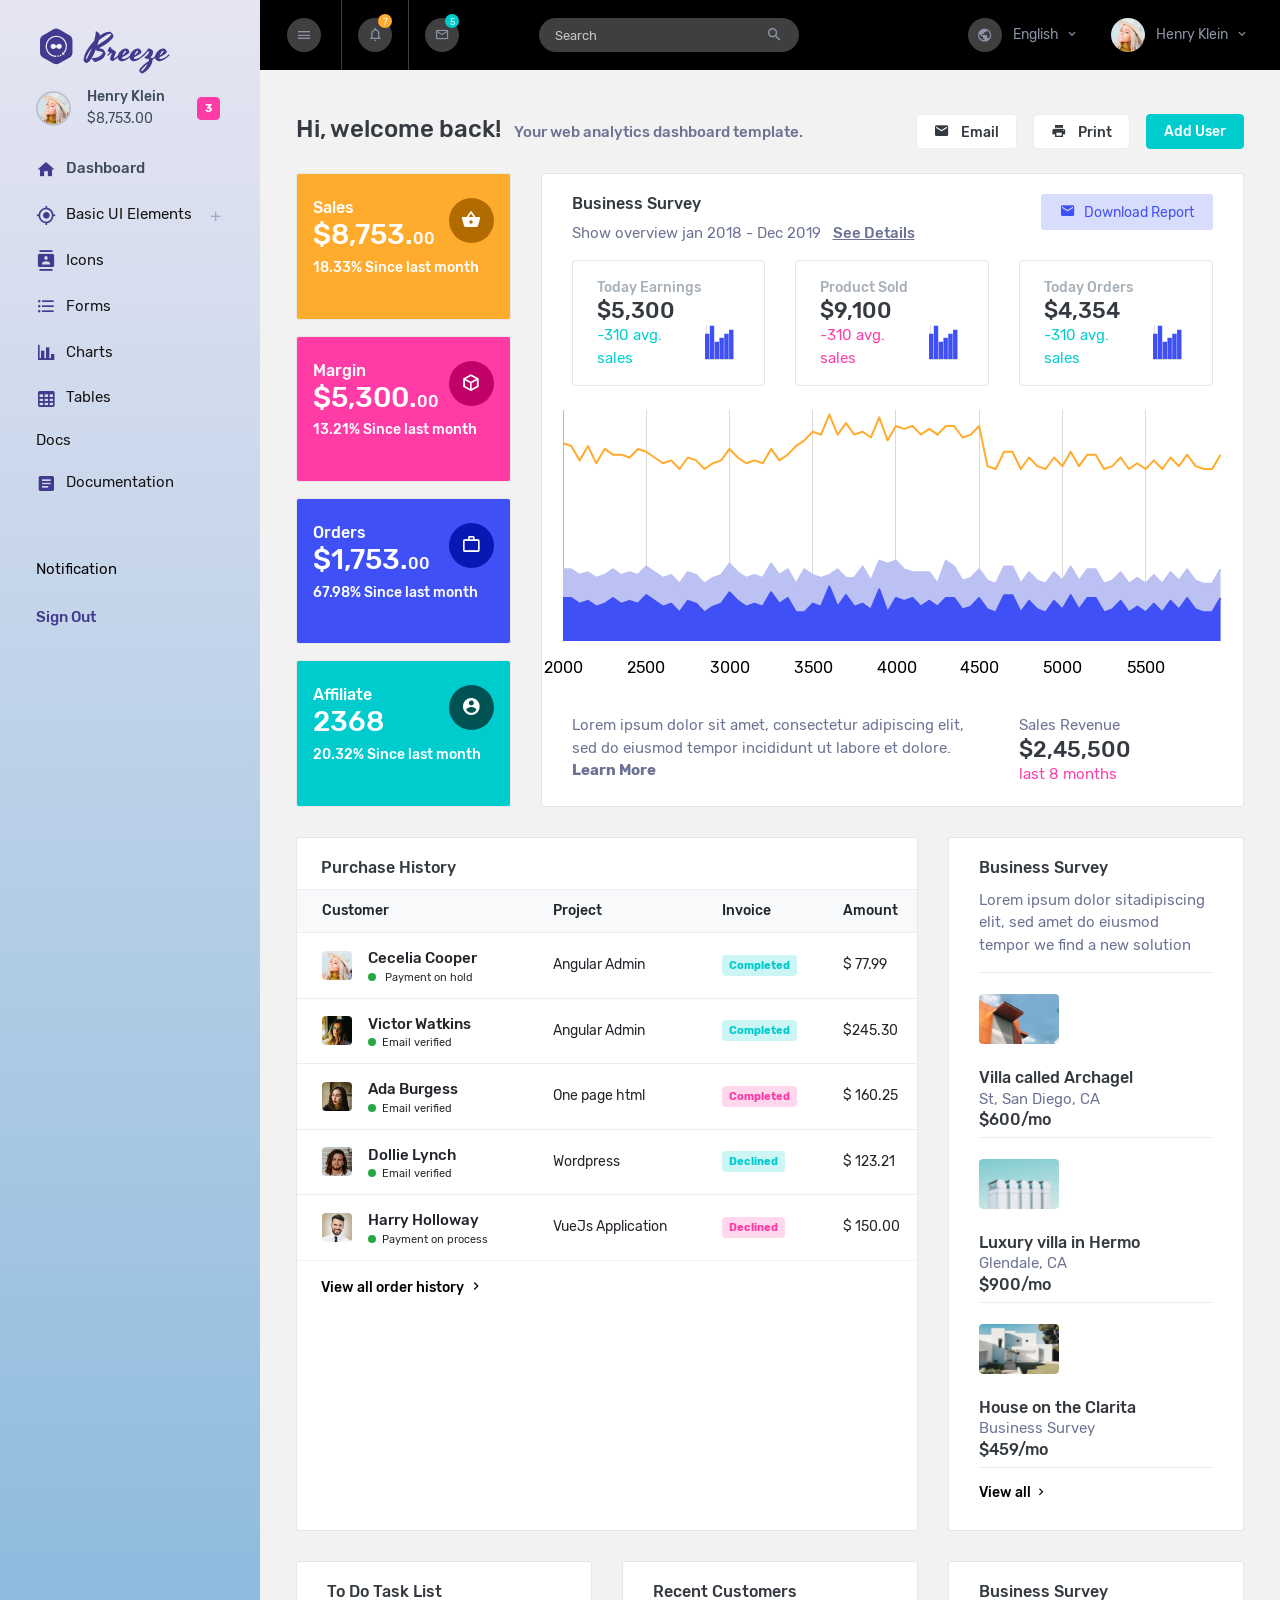
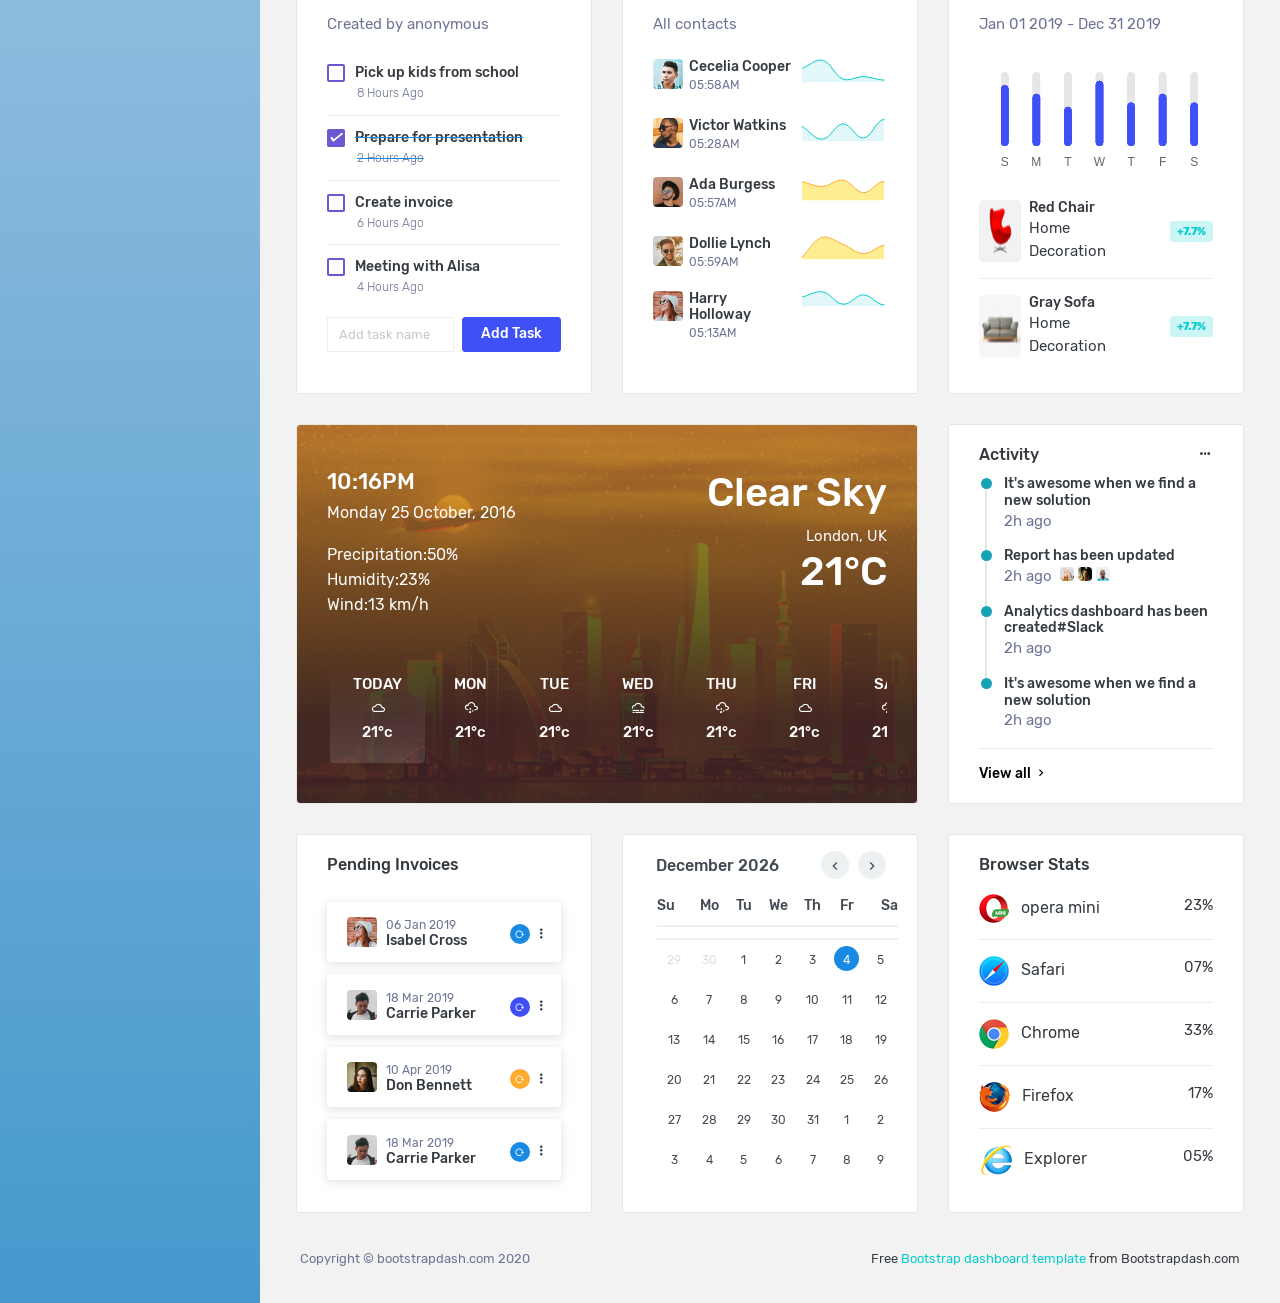
<file: MyBakery.WebUI/wwwroot/Breeze-Free-Bootstrap-Admin-Template-1.0.0/template/index.html>
<!DOCTYPE html>
<html lang="en">
  <head>
    <!-- Required meta tags -->
    <meta charset="utf-8" />
    <meta name="viewport" content="width=device-width, initial-scale=1, shrink-to-fit=no" />
    <title>Breeze Admin</title>
    <link rel="stylesheet" href="assets/vendors/mdi/css/materialdesignicons.min.css" />
    <link rel="stylesheet" href="assets/vendors/flag-icon-css/css/flag-icon.min.css" />
    <link rel="stylesheet" href="assets/vendors/css/vendor.bundle.base.css" />
    <link rel="stylesheet" href="assets/vendors/font-awesome/css/font-awesome.min.css" />
    <link rel="stylesheet" href="assets/vendors/bootstrap-datepicker/bootstrap-datepicker.min.css" />
    <link rel="stylesheet" href="assets/css/style.css" />
    <link rel="shortcut icon" href="assets/images/favicon.png" />
  </head>
  <body>
    <div class="container-scroller">
      <nav class="sidebar sidebar-offcanvas" id="sidebar">
        <div class="text-center sidebar-brand-wrapper d-flex align-items-center">
          <a class="sidebar-brand brand-logo" href="index.html"><img src="assets/images/logo.svg" alt="logo" /></a>
          <a class="sidebar-brand brand-logo-mini pl-4 pt-3" href="index.html"><img src="assets/images/logo-mini.svg" alt="logo" /></a>
        </div>
        <ul class="nav">
          <li class="nav-item nav-profile">
            <a href="#" class="nav-link">
              <div class="nav-profile-image">
                <img src="assets/images/faces/face1.jpg" alt="profile" />
                <span class="login-status online"></span>
                <!--change to offline or busy as needed-->
              </div>
              <div class="nav-profile-text d-flex flex-column pr-3">
                <span class="font-weight-medium mb-2">Henry Klein</span>
                <span class="font-weight-normal">$8,753.00</span>
              </div>
              <span class="badge badge-danger text-white ml-3 rounded">3</span>
            </a>
          </li>
          <li class="nav-item">
            <a class="nav-link" href="index.html">
              <i class="mdi mdi-home menu-icon"></i>
              <span class="menu-title">Dashboard</span>
            </a>
          </li>
          <li class="nav-item">
            <a class="nav-link" data-toggle="collapse" href="#ui-basic" aria-expanded="false" aria-controls="ui-basic">
              <i class="mdi mdi-crosshairs-gps menu-icon"></i>
              <span class="menu-title">Basic UI Elements</span>
              <i class="menu-arrow"></i>
            </a>
            <div class="collapse" id="ui-basic">
              <ul class="nav flex-column sub-menu">
                <li class="nav-item">
                  <a class="nav-link" href="pages/ui-features/buttons.html">Buttons</a>
                </li>
                <li class="nav-item">
                  <a class="nav-link" href="pages/ui-features/dropdowns.html">Dropdowns</a>
                </li>
                <li class="nav-item">
                  <a class="nav-link" href="pages/ui-features/typography.html">Typography</a>
                </li>
              </ul>
            </div>
          </li>
          <li class="nav-item">
            <a class="nav-link" href="pages/icons/mdi.html">
              <i class="mdi mdi-contacts menu-icon"></i>
              <span class="menu-title">Icons</span>
            </a>
          </li>
          <li class="nav-item">
            <a class="nav-link" href="pages/forms/basic_elements.html">
              <i class="mdi mdi-format-list-bulleted menu-icon"></i>
              <span class="menu-title">Forms</span>
            </a>
          </li>
          <li class="nav-item">
            <a class="nav-link" href="pages/charts/chartjs.html">
              <i class="mdi mdi-chart-bar menu-icon"></i>
              <span class="menu-title">Charts</span>
            </a>
          </li>
          <li class="nav-item">
            <a class="nav-link" href="pages/tables/basic-table.html">
              <i class="mdi mdi-table-large menu-icon"></i>
              <span class="menu-title">Tables</span>
            </a>
          </li>
          <li class="nav-item">
            <span class="nav-link" href="#">
              <span class="menu-title">Docs</span>
            </span>
          </li>
          <li class="nav-item">
            <a class="nav-link" href="https://www.bootstrapdash.com/demo/breeze-free/documentation/documentation.html">
              <i class="mdi mdi-file-document-box menu-icon"></i>
              <span class="menu-title">Documentation</span>
            </a>
          </li>
          <li class="nav-item sidebar-actions">
            <div class="nav-link">
              <div class="mt-4">
                <div class="border-none">
                  <p class="text-black">Notification</p>
                </div>
                <ul class="mt-4 pl-0">
                  <li>Sign Out</li>
                </ul>
              </div>
            </div>
          </li>
        </ul>
      </nav>
      <div class="container-fluid page-body-wrapper">
        <div id="theme-settings" class="settings-panel">
          <i class="settings-close mdi mdi-close"></i>
          <p class="settings-heading">SIDEBAR SKINS</p>
          <div class="sidebar-bg-options selected" id="sidebar-default-theme">
            <div class="img-ss rounded-circle bg-light border mr-3"></div> Default
          </div>
          <div class="sidebar-bg-options" id="sidebar-dark-theme">
            <div class="img-ss rounded-circle bg-dark border mr-3"></div> Dark
          </div>
          <p class="settings-heading mt-2">HEADER SKINS</p>
          <div class="color-tiles mx-0 px-4">
            <div class="tiles light"></div>
            <div class="tiles dark"></div>
          </div>
        </div>
        <nav class="navbar col-lg-12 col-12 p-lg-0 fixed-top d-flex flex-row">
          <div class="navbar-menu-wrapper d-flex align-items-stretch justify-content-between">
            <a class="navbar-brand brand-logo-mini align-self-center d-lg-none" href="index.html"><img src="assets/images/logo-mini.svg" alt="logo" /></a>
            <button class="navbar-toggler navbar-toggler align-self-center mr-2" type="button" data-toggle="minimize">
              <i class="mdi mdi-menu"></i>
            </button>
            <ul class="navbar-nav">
              <li class="nav-item dropdown">
                <a class="nav-link count-indicator dropdown-toggle" id="notificationDropdown" href="#" data-toggle="dropdown">
                  <i class="mdi mdi-bell-outline"></i>
                  <span class="count count-varient1">7</span>
                </a>
                <div class="dropdown-menu navbar-dropdown navbar-dropdown-large preview-list" aria-labelledby="notificationDropdown">
                  <h6 class="p-3 mb-0">Notifications</h6>
                  <a class="dropdown-item preview-item">
                    <div class="preview-thumbnail">
                      <img src="assets/images/faces/face4.jpg" alt="" class="profile-pic" />
                    </div>
                    <div class="preview-item-content">
                      <p class="mb-0"> Dany Miles <span class="text-small text-muted">commented on your photo</span>
                      </p>
                    </div>
                  </a>
                  <a class="dropdown-item preview-item">
                    <div class="preview-thumbnail">
                      <img src="assets/images/faces/face3.jpg" alt="" class="profile-pic" />
                    </div>
                    <div class="preview-item-content">
                      <p class="mb-0"> James <span class="text-small text-muted">posted a photo on your wall</span>
                      </p>
                    </div>
                  </a>
                  <a class="dropdown-item preview-item">
                    <div class="preview-thumbnail">
                      <img src="assets/images/faces/face2.jpg" alt="" class="profile-pic" />
                    </div>
                    <div class="preview-item-content">
                      <p class="mb-0"> Alex <span class="text-small text-muted">just mentioned you in his post</span>
                      </p>
                    </div>
                  </a>
                  <div class="dropdown-divider"></div>
                  <p class="p-3 mb-0">View all activities</p>
                </div>
              </li>
              <li class="nav-item dropdown d-none d-sm-flex">
                <a class="nav-link count-indicator dropdown-toggle" id="messageDropdown" href="#" data-toggle="dropdown">
                  <i class="mdi mdi-email-outline"></i>
                  <span class="count count-varient2">5</span>
                </a>
                <div class="dropdown-menu navbar-dropdown navbar-dropdown-large preview-list" aria-labelledby="messageDropdown">
                  <h6 class="p-3 mb-0">Messages</h6>
                  <a class="dropdown-item preview-item">
                    <div class="preview-item-content flex-grow">
                      <span class="badge badge-pill badge-success">Request</span>
                      <p class="text-small text-muted ellipsis mb-0"> Suport needed for user123 </p>
                    </div>
                    <p class="text-small text-muted align-self-start"> 4:10 PM </p>
                  </a>
                  <a class="dropdown-item preview-item">
                    <div class="preview-item-content flex-grow">
                      <span class="badge badge-pill badge-warning">Invoices</span>
                      <p class="text-small text-muted ellipsis mb-0"> Invoice for order is mailed </p>
                    </div>
                    <p class="text-small text-muted align-self-start"> 4:10 PM </p>
                  </a>
                  <a class="dropdown-item preview-item">
                    <div class="preview-item-content flex-grow">
                      <span class="badge badge-pill badge-danger">Projects</span>
                      <p class="text-small text-muted ellipsis mb-0"> New project will start tomorrow </p>
                    </div>
                    <p class="text-small text-muted align-self-start"> 4:10 PM </p>
                  </a>
                  <h6 class="p-3 mb-0">See all activity</h6>
                </div>
              </li>
              <li class="nav-item nav-search border-0 ml-1 ml-md-3 ml-lg-5 d-none d-md-flex">
                <form class="nav-link form-inline mt-2 mt-md-0">
                  <div class="input-group">
                    <input type="text" class="form-control" placeholder="Search" />
                    <div class="input-group-append">
                      <span class="input-group-text">
                        <i class="mdi mdi-magnify"></i>
                      </span>
                    </div>
                  </div>
                </form>
              </li>
            </ul>
            <ul class="navbar-nav navbar-nav-right ml-lg-auto">
              <li class="nav-item dropdown d-none d-xl-flex border-0">
                <a class="nav-link dropdown-toggle" id="languageDropdown" href="#" data-toggle="dropdown">
                  <i class="mdi mdi-earth"></i> English </a>
                <div class="dropdown-menu navbar-dropdown" aria-labelledby="languageDropdown">
                  <a class="dropdown-item" href="#"> French </a>
                  <a class="dropdown-item" href="#"> Spain </a>
                  <a class="dropdown-item" href="#"> Latin </a>
                  <a class="dropdown-item" href="#"> Japanese </a>
                </div>
              </li>
              <li class="nav-item nav-profile dropdown border-0">
                <a class="nav-link dropdown-toggle" id="profileDropdown" href="#" data-toggle="dropdown">
                  <img class="nav-profile-img mr-2" alt="" src="assets/images/faces/face1.jpg" />
                  <span class="profile-name">Henry Klein</span>
                </a>
                <div class="dropdown-menu navbar-dropdown w-100" aria-labelledby="profileDropdown">
                  <a class="dropdown-item" href="#">
                    <i class="mdi mdi-cached mr-2 text-success"></i> Activity Log </a>
                  <a class="dropdown-item" href="#">
                    <i class="mdi mdi-logout mr-2 text-primary"></i> Signout </a>
                </div>
              </li>
            </ul>
            <button class="navbar-toggler navbar-toggler-right d-lg-none align-self-center" type="button" data-toggle="offcanvas">
              <span class="mdi mdi-menu"></span>
            </button>
          </div>
        </nav>
        <div class="main-panel">
          <div class="content-wrapper pb-0">
            <div class="page-header flex-wrap"> 
              <h3 class="mb-0"> Hi, welcome back! <span class="pl-0 h6 pl-sm-2 text-muted d-inline-block">Your web analytics dashboard template.</span>
              </h3>
              <div class="d-flex">
                <button type="button" class="btn btn-sm bg-white btn-icon-text border">
                  <i class="mdi mdi-email btn-icon-prepend"></i> Email </button>
                <button type="button" class="btn btn-sm bg-white btn-icon-text border ml-3">
                  <i class="mdi mdi-printer btn-icon-prepend"></i> Print </button>
                <button type="button" class="btn btn-sm ml-3 btn-success"> Add User </button>
              </div>
            </div>
            <div class="row">
              <div class="col-xl-3 col-lg-12 stretch-card grid-margin">
                <div class="row">
                  <div class="col-xl-12 col-md-6 stretch-card grid-margin grid-margin-sm-0 pb-sm-3">
                    <div class="card bg-warning">
                      <div class="card-body px-3 py-4">
                        <div class="d-flex justify-content-between align-items-start">
                          <div class="color-card">
                            <p class="mb-0 color-card-head">Sales</p>
                            <h2 class="text-white"> $8,753.<span class="h5">00</span>
                            </h2>
                          </div>
                          <i class="card-icon-indicator mdi mdi-basket bg-inverse-icon-warning"></i>
                        </div>
                        <h6 class="text-white">18.33% Since last month</h6>
                      </div>
                    </div>
                  </div>
                  <div class="col-xl-12 col-md-6 stretch-card grid-margin grid-margin-sm-0 pb-sm-3">
                    <div class="card bg-danger">
                      <div class="card-body px-3 py-4">
                        <div class="d-flex justify-content-between align-items-start">
                          <div class="color-card">
                            <p class="mb-0 color-card-head">Margin</p>
                            <h2 class="text-white"> $5,300.<span class="h5">00</span>
                            </h2>
                          </div>
                          <i class="card-icon-indicator mdi mdi-cube-outline bg-inverse-icon-danger"></i>
                        </div>
                        <h6 class="text-white">13.21% Since last month</h6>
                      </div>
                    </div>
                  </div>
                  <div class="col-xl-12 col-md-6 stretch-card grid-margin grid-margin-sm-0 pb-sm-3 pb-lg-0 pb-xl-3">
                    <div class="card bg-primary">
                      <div class="card-body px-3 py-4">
                        <div class="d-flex justify-content-between align-items-start">
                          <div class="color-card">
                            <p class="mb-0 color-card-head">Orders</p>
                            <h2 class="text-white"> $1,753.<span class="h5">00</span>
                            </h2>
                          </div>
                          <i class="card-icon-indicator mdi mdi-briefcase-outline bg-inverse-icon-primary"></i>
                        </div>
                        <h6 class="text-white">67.98% Since last month</h6>
                      </div>
                    </div>
                  </div>
                  <div class="col-xl-12 col-md-6 stretch-card pb-sm-3 pb-lg-0">
                    <div class="card bg-success">
                      <div class="card-body px-3 py-4">
                        <div class="d-flex justify-content-between align-items-start">
                          <div class="color-card">
                            <p class="mb-0 color-card-head">Affiliate</p>
                            <h2 class="text-white">2368</h2>
                          </div>
                          <i class="card-icon-indicator mdi mdi-account-circle bg-inverse-icon-success"></i>
                        </div>
                        <h6 class="text-white">20.32% Since last month</h6>
                      </div>
                    </div>
                  </div>
                </div>
              </div>
              <div class="col-xl-9 stretch-card grid-margin">
                <div class="card">
                  <div class="card-body">
                    <div class="row">
                      <div class="col-sm-7">
                        <h5>Business Survey</h5>
                        <p class="text-muted"> Show overview jan 2018 - Dec 2019 <a class="text-muted font-weight-medium pl-2" href="#"><u>See Details</u></a>
                        </p>
                      </div>
                      <div class="col-sm-5 text-md-right">
                        <button type="button" class="btn btn-icon-text mb-3 mb-sm-0 btn-inverse-primary font-weight-normal">
                          <i class="mdi mdi-email btn-icon-prepend"></i>Download Report </button>
                      </div>
                    </div>
                    <div class="row">
                      <div class="col-sm-4">
                        <div class="card mb-3 mb-sm-0">
                          <div class="card-body py-3 px-4">
                            <p class="m-0 survey-head">Today Earnings</p>
                            <div class="d-flex justify-content-between align-items-end flot-bar-wrapper">
                              <div>
                                <h3 class="m-0 survey-value">$5,300</h3>
                                <p class="text-success m-0">-310 avg. sales</p>
                              </div>
                              <div id="earningChart" class="flot-chart"></div>
                            </div>
                          </div>
                        </div>
                      </div>
                      <div class="col-sm-4">
                        <div class="card mb-3 mb-sm-0">
                          <div class="card-body py-3 px-4">
                            <p class="m-0 survey-head">Product Sold</p>
                            <div class="d-flex justify-content-between align-items-end flot-bar-wrapper">
                              <div>
                                <h3 class="m-0 survey-value">$9,100</h3>
                                <p class="text-danger m-0">-310 avg. sales</p>
                              </div>
                              <div id="productChart" class="flot-chart"></div>
                            </div>
                          </div>
                        </div>
                      </div>
                      <div class="col-sm-4">
                        <div class="card">
                          <div class="card-body py-3 px-4">
                            <p class="m-0 survey-head">Today Orders</p>
                            <div class="d-flex justify-content-between align-items-end flot-bar-wrapper">
                              <div>
                                <h3 class="m-0 survey-value">$4,354</h3>
                                <p class="text-success m-0">-310 avg. sales</p>
                              </div>
                              <div id="orderChart" class="flot-chart"></div>
                            </div>
                          </div>
                        </div>
                      </div>
                    </div>
                    <div class="row my-3">
                      <div class="col-sm-12">
                        <div class="flot-chart-wrapper">
                          <div id="flotChart" class="flot-chart">
                            <canvas class="flot-base"></canvas>
                          </div>
                        </div>
                      </div>
                    </div>
                    <div class="row">
                      <div class="col-sm-8">
                        <p class="text-muted mb-0"> Lorem ipsum dolor sit amet, consectetur adipiscing elit, sed do eiusmod tempor incididunt ut labore et dolore. <b>Learn More</b>
                        </p>
                      </div>
                      <div class="col-sm-4">
                        <p class="mb-0 text-muted">Sales Revenue</p>
                        <h5 class="d-inline-block survey-value mb-0"> $2,45,500 </h5>
                        <p class="d-inline-block text-danger mb-0"> last 8 months </p>
                      </div>
                    </div>
                  </div>
                </div>
              </div>
            </div>
            <div class="row">
              <div class="col-xl-8 col-sm-6 grid-margin stretch-card">
                <div class="card">
                  <div class="card-body px-0 overflow-auto">
                    <h4 class="card-title pl-4">Purchase History</h4>
                    <div class="table-responsive">
                      <table class="table">
                        <thead class="bg-light">
                          <tr>
                            <th>Customer</th>
                            <th>Project</th>
                            <th>Invoice</th>
                            <th>Amount</th>
                          </tr>
                        </thead>
                        <tbody>
                          <tr>
                            <td>
                              <div class="d-flex align-items-center">
                                <img src="assets/images/faces/face1.jpg" alt="image" />
                                <div class="table-user-name ml-3">
                                  <p class="mb-0 font-weight-medium"> Cecelia Cooper </p>
                                  <small> Payment on hold</small>
                                </div>
                              </div>
                            </td>
                            <td>Angular Admin</td>
                            <td>
                              <div class="badge badge-inverse-success"> Completed </div>
                            </td>
                            <td>$ 77.99</td>
                          </tr>
                          <tr>
                            <td>
                              <div class="d-flex align-items-center">
                                <img src="assets/images/faces/face10.jpg" alt="image" />
                                <div class="table-user-name ml-3">
                                  <p class="mb-0 font-weight-medium"> Victor Watkins </p>
                                  <small>Email verified</small>
                                </div>
                              </div>
                            </td>
                            <td>Angular Admin</td>
                            <td>
                              <div class="badge badge-inverse-success"> Completed </div>
                            </td>
                            <td>$245.30</td>
                          </tr>
                          <tr>
                            <td>
                              <div class="d-flex align-items-center">
                                <img src="assets/images/faces/face11.jpg" alt="image" />
                                <div class="table-user-name ml-3">
                                  <p class="mb-0 font-weight-medium"> Ada Burgess </p>
                                  <small>Email verified</small>
                                </div>
                              </div>
                            </td>
                            <td>One page html</td>
                            <td>
                              <div class="badge badge-inverse-danger"> Completed </div>
                            </td>
                            <td>$ 160.25</td>
                          </tr>
                          <tr>
                            <td>
                              <div class="d-flex align-items-center">
                                <img src="assets/images/faces/face13.jpg" alt="image" />
                                <div class="table-user-name ml-3">
                                  <p class="mb-0 font-weight-medium"> Dollie Lynch </p>
                                  <small>Email verified</small>
                                </div>
                              </div>
                            </td>
                            <td>Wordpress</td>
                            <td>
                              <div class="badge badge-inverse-success"> Declined </div>
                            </td>
                            <td>$ 123.21</td>
                          </tr>
                          <tr>
                            <td>
                              <div class="d-flex align-items-center">
                                <img src="assets/images/faces/face16.jpg" alt="image" />
                                <div class="table-user-name ml-3">
                                  <p class="mb-0 font-weight-medium"> Harry Holloway </p>
                                  <small>Payment on process</small>
                                </div>
                              </div>
                            </td>
                            <td>VueJs Application</td>
                            <td>
                              <div class="badge badge-inverse-danger"> Declined </div>
                            </td>
                            <td>$ 150.00</td>
                          </tr>
                        </tbody>
                      </table>
                    </div>
                    <a class="text-black mt-3 d-block pl-4" href="#">
                      <span class="font-weight-medium h6">View all order history</span>
                      <i class="mdi mdi-chevron-right"></i></a>
                  </div>
                </div>
              </div>
              <div class="col-xl-4 col-sm-6 grid-margin stretch-card">
                <div class="card">
                  <div class="card-body">
                    <div class="card-title font-weight-medium"> Business Survey </div>
                    <p class="text-muted"> Lorem ipsum dolor sitadipiscing elit, sed amet do eiusmod tempor we find a new solution </p>
                    <div class="d-flex flex-wrap border-bottom py-2 border-top justify-content-between">
                      <img class="survey-img mb-lg-3" src="assets/images/dashboard/img_3.jpg" alt="" />
                      <div class="pt-2">
                        <h5 class="mb-0">Villa called Archagel</h5>
                        <p class="mb-0 text-muted">St, San Diego, CA</p>
                        <h5 class="mb-0">$600/mo</h5>
                      </div>
                    </div>
                    <div class="d-flex flex-wrap border-bottom py-2 justify-content-between">
                      <img class="survey-img mb-lg-3" src="assets/images/dashboard/img_1.jpg" alt="" />
                      <div class="pt-2">
                        <h5 class="mb-0">Luxury villa in Hermo</h5>
                        <p class="mb-0 text-muted">Glendale, CA</p>
                        <h5 class="mb-0">$900/mo</h5>
                      </div>
                    </div>
                    <div class="d-flex flex-wrap border-bottom py-2 justify-content-between">
                      <img class="survey-img mb-lg-3" src="assets/images/dashboard/img_2.jpg" alt="" />
                      <div class="pt-2">
                        <h5 class="mb-0">House on the Clarita</h5>
                        <p class="mb-0 text-muted">Business Survey</p>
                        <h5 class="mb-0">$459/mo</h5>
                      </div>
                    </div>
                    <a class="text-black mt-3 d-block font-weight-medium h6" href="#">View all <i class="mdi mdi-chevron-right"></i></a>
                  </div>
                </div>
              </div>
            </div>
            <div class="row">
              <div class="col-xl-4 grid-margin stretch-card">
                <div class="card">
                  <div class="card-body">
                    <h4 class="card-title text-black">To do Task List</h4>
                    <p class="text-muted">Created by anonymous</p>
                    <div class="list-wrapper">
                      <ul class="d-flex flex-column-reverse todo-list todo-list-custom">
                        <li>
                          <div class="form-check">
                            <label class="form-check-label">
                              <input class="checkbox" type="checkbox" /> Meeting with Alisa </label>
                            <span class="list-time">4 Hours Ago</span>
                          </div>
                        </li>
                        <li>
                          <div class="form-check">
                            <label class="form-check-label">
                              <input class="checkbox" type="checkbox" /> Create invoice </label>
                            <span class="list-time">6 Hours Ago</span>
                          </div>
                        </li>
                        <li class="completed">
                          <div class="form-check">
                            <label class="form-check-label">
                              <input class="checkbox" type="checkbox" checked /> Prepare for presentation </label>
                            <span class="list-time">2 Hours Ago</span>
                          </div>
                        </li>
                        <li>
                          <div class="form-check">
                            <label class="form-check-label">
                              <input class="checkbox" type="checkbox" /> Pick up kids from school </label>
                            <span class="list-time">8 Hours Ago</span>
                          </div>
                        </li>
                      </ul>
                    </div>
                    <div class="add-items d-flex flex-wrap flex-sm-nowrap">
                      <input type="text" class="form-control todo-list-input flex-grow" placeholder="Add task name" />
                      <button class="add btn btn-primary font-weight-regular text-nowrap" id="add-task"> Add Task </button>
                    </div>
                  </div>
                </div>
              </div>
              <div class="col-xl-4 col-md-6 grid-margin stretch-card">
                <div class="card">
                  <div class="card-body">
                    <h4 class="card-title text-black">Recent Customers</h4>
                    <p class="text-muted">All contacts</p>
                    <div class="row pt-2 pb-1">
                      <div class="col-12 col-sm-7">
                        <div class="row">
                          <div class="col-4 col-md-4">
                            <img class="customer-img" src="assets/images/faces/face22.jpg" alt="" />
                          </div>
                          <div class="col-8 col-md-8 p-sm-0">
                            <h6 class="mb-0">Cecelia Cooper</h6>
                            <p class="text-muted font-12">05:58AM</p>
                          </div>
                        </div>
                      </div>
                      <div class="col-sm-5 pl-0">
                        <canvas id="areaChart1"></canvas>
                      </div>
                    </div>
                    <div class="row py-1">
                      <div class="col-sm-7">
                        <div class="row">
                          <div class="col-4 col-sm-4">
                            <img class="customer-img" src="assets/images/faces/face25.jpg" alt="" />
                          </div>
                          <div class="col-8 col-sm-8 p-sm-0">
                            <h6 class="mb-0">Victor Watkins</h6>
                            <p class="text-muted font-12">05:28AM</p>
                          </div>
                        </div>
                      </div>
                      <div class="col-sm-5 pl-0">
                        <canvas id="areaChart2"></canvas>
                      </div>
                    </div>
                    <div class="row py-1">
                      <div class="col-sm-7">
                        <div class="row">
                          <div class="col-4 col-sm-4">
                            <img class="customer-img" src="assets/images/faces/face15.jpg" alt="" />
                          </div>
                          <div class="col-8 col-sm-8 p-sm-0">
                            <h6 class="mb-0">Ada Burgess</h6>
                            <p class="text-muted font-12">05:57AM</p>
                          </div>
                        </div>
                      </div>
                      <div class="col-sm-5 pl-0">
                        <canvas id="areaChart3"></canvas>
                      </div>
                    </div>
                    <div class="row py-1">
                      <div class="col-sm-7">
                        <div class="row">
                          <div class="col-4 col-sm-4">
                            <img class="customer-img" src="assets/images/faces/face5.jpg" alt="" />
                          </div>
                          <div class="col-8 col-sm-8 p-sm-0">
                            <h6 class="mb-0">Dollie Lynch</h6>
                            <p class="text-muted font-12">05:59AM</p>
                          </div>
                        </div>
                      </div>
                      <div class="col-sm-5 pl-0">
                        <canvas id="areaChart4"></canvas>
                      </div>
                    </div>
                    <div class="row">
                      <div class="col-sm-7">
                        <div class="row">
                          <div class="col-4 col-sm-4">
                            <img class="customer-img" src="assets/images/faces/face2.jpg" alt="" />
                          </div>
                          <div class="col-8 col-sm-8 p-sm-0">
                            <h6 class="mb-0">Harry Holloway</h6>
                            <p class="text-muted font-12 mb-0">05:13AM</p>
                          </div>
                        </div>
                      </div>
                      <div class="col-sm-5 pl-0">
                        <canvas id="areaChart5" height="100"></canvas>
                      </div>
                    </div>
                  </div>
                </div>
              </div>
              <div class="col-xl-4 col-md-6 grid-margin stretch-card">
                <div class="card">
                  <div class="card-body">
                    <h4 class="card-title text-black">Business Survey</h4>
                    <p class="text-muted pb-2">Jan 01 2019 - Dec 31 2019</p>
                    <canvas id="surveyBar"></canvas>
                    <div class="row border-bottom pb-3 pt-4 align-items-center mx-0">
                      <div class="col-sm-9 pl-0">
                        <div class="d-flex">
                          <img src="assets/images/dashboard/img_4.jpg" alt="" />
                          <div class="pl-2">
                            <h6 class="m-0">Red Chair</h6>
                            <p class="m-0">Home Decoration</p>
                          </div>
                        </div>
                      </div>
                      <div class="col-sm-3 pl-0 pl-sm-3">
                        <div class="badge badge-inverse-success mt-3 mt-sm-0"> +7.7% </div>
                      </div>
                    </div>
                    <div class="row py-3 align-items-center mx-0">
                      <div class="col-sm-9 pl-0">
                        <div class="d-flex">
                          <img src="assets/images/dashboard/img_5.jpg" alt="" />
                          <div class="pl-2">
                            <h6 class="m-0">Gray Sofa</h6>
                            <p class="m-0">Home Decoration</p>
                          </div>
                        </div>
                      </div>
                      <div class="col-sm-3 pl-0 pl-sm-3">
                        <div class="badge badge-inverse-success mt-3 mt-sm-0"> +7.7% </div>
                      </div>
                    </div>
                  </div>
                </div>
              </div>
            </div>
            <div class="row">
              <div class="col-xl-8 grid-margin stretch-card">
                <div class="card card-calender">
                  <div class="card-body">
                    <div class="row pt-4">
                      <div class="col-sm-6">
                        <h1 class="text-white">10:16PM</h1>
                        <h5 class="text-white">Monday 25 October, 2016</h5>
                        <h5 class="text-white pt-2 m-0">Precipitation:50%</h5>
                        <h5 class="text-white m-0">Humidity:23%</h5>
                        <h5 class="text-white m-0">Wind:13 km/h</h5>
                      </div>
                      <div class="col-sm-6 text-sm-right pt-3 pt-sm-0">
                        <h3 class="text-white">Clear Sky</h3>
                        <p class="text-white m-0">London, UK</p>
                        <h3 class="text-white m-0">21°C</h3>
                      </div>
                    </div>
                    <div class="row mt-5">
                      <div class="col-sm-12">
                        <ul class="d-flex pl-0 overflow-auto">
                          <li class="weakly-weather-item text-white font-weight-medium text-center active">
                            <p class="mb-0">TODAY</p>
                            <i class="mdi mdi-weather-cloudy"></i>
                            <p class="mb-0">21<span class="symbol">°c</span></p>
                          </li>
                          <li class="weakly-weather-item text-white font-weight-medium text-center">
                            <p class="mb-0">MON</p>
                            <i class="mdi mdi-weather-hail"></i>
                            <p class="mb-0">21<span class="symbol">°c</span></p>
                          </li>
                          <li class="weakly-weather-item text-white font-weight-medium text-center">
                            <p class="mb-0">TUE</p>
                            <i class="mdi mdi-weather-cloudy"></i>
                            <p class="mb-0">21<span class="symbol">°c</span></p>
                          </li>
                          <li class="weakly-weather-item text-white font-weight-medium text-center">
                            <p class="mb-0">WED</p>
                            <i class="mdi mdi-weather-fog"></i>
                            <p class="mb-0">21<span class="symbol">°c</span></p>
                          </li>
                          <li class="weakly-weather-item text-white font-weight-medium text-center">
                            <p class="mb-0">THU</p>
                            <i class="mdi mdi-weather-hail"></i>
                            <p class="mb-0">21<span class="symbol">°c</span></p>
                          </li>
                          <li class="weakly-weather-item text-white font-weight-medium text-center">
                            <p class="mb-0">FRI</p>
                            <i class="mdi mdi-weather-cloudy"></i>
                            <p class="mb-0">21<span class="symbol">°c</span></p>
                          </li>
                          <li class="weakly-weather-item text-white font-weight-medium text-center">
                            <p class="mb-0">SAT</p>
                            <i class="mdi mdi-weather-hail"></i>
                            <p class="mb-0">21<span class="symbol">°c</span></p>
                          </li>
                          <li class="weakly-weather-item text-white font-weight-medium text-center">
                            <p class="mb-0">SUN</p>
                            <i class="mdi mdi-weather-cloudy"></i>
                            <p class="mb-0">21<span class="symbol">°c</span></p>
                          </li>
                        </ul>
                      </div>
                    </div>
                  </div>
                </div>
              </div>
              <div class="col-xl-4 grid-margin stretch-card">
                <!--activity-->
                <div class="card">
                  <div class="card-body">
                    <h4 class="card-title">
                      <span class="d-flex justify-content-between">
                        <span>Activity</span>
                        <span class="dropdown dropleft d-block">
                          <span id="dropdownMenuButton1" data-toggle="dropdown" role="button" aria-haspopup="true" aria-expanded="false">
                            <span><i class="mdi mdi-dots-horizontal"></i></span>
                          </span>
                          <span class="dropdown-menu" aria-labelledby="dropdownMenuButton1">
                            <a class="dropdown-item" href="#">Contact</a>
                            <a class="dropdown-item" href="#">Helpdesk</a>
                            <a class="dropdown-item" href="#">Chat with us</a>
                          </span>
                        </span>
                      </span>
                    </h4>
                    <ul class="gradient-bullet-list border-bottom">
                      <li>
                        <h6 class="mb-0"> It's awesome when we find a new solution </h6>
                        <p class="text-muted">2h ago</p>
                      </li>
                      <li>
                        <h6 class="mb-0">Report has been updated</h6>
                        <p class="text-muted">
                          <span>2h ago</span>
                          <span class="d-inline-block">
                            <span class="d-flex d-inline-block">
                              <img class="ml-1" src="assets/images/faces/face1.jpg" alt="" />
                              <img class="ml-1" src="assets/images/faces/face10.jpg" alt="" />
                              <img class="ml-1" src="assets/images/faces/face14.jpg" alt="" />
                            </span>
                          </span>
                        </p>
                      </li>
                      <li>
                        <h6 class="mb-0"> Analytics dashboard has been created#Slack </h6>
                        <p class="text-muted">2h ago</p>
                      </li>
                      <li>
                        <h6 class="mb-0"> It's awesome when we find a new solution </h6>
                        <p class="text-muted">2h ago</p>
                      </li>
                    </ul>
                    <a class="text-black mt-3 mb-0 d-block h6" href="#">View all <i class="mdi mdi-chevron-right"></i></a>
                  </div>
                </div>
                <!--activity ends-->
              </div>
            </div>
            <div class="row">
              <div class="col-xl-4 col-md-6 grid-margin stretch-card">
                <div class="card card-invoice">
                  <div class="card-body">
                    <h4 class="card-title pb-3">Pending invoices</h4>
                    <div class="list-card">
                      <div class="row align-items-center">
                        <div class="col-7 col-sm-8">
                          <div class="row align-items-center">
                            <div class="col-sm-4">
                              <img src="assets/images/faces/face2.jpg" alt="" />
                            </div>
                            <div class="col-sm-8 pr-0 pl-sm-0">
                              <span>06 Jan 2019</span>
                              <h6 class="mb-1 mb-sm-0">Isabel Cross</h6>
                            </div>
                          </div>
                        </div>
                        <div class="col-5 col-sm-4">
                          <div class="d-flex pt-1 align-items-center">
                            <div class="reload-outer bg-info">
                              <i class="mdi mdi-reload"></i>
                            </div>
                            <div class="dropdown dropleft pl-1 pt-3">
                              <div id="dropdownMenuButton2" data-toggle="dropdown" role="button" aria-haspopup="true" aria-expanded="false">
                                <p><i class="mdi mdi-dots-vertical"></i></p>
                              </div>
                              <div class="dropdown-menu" aria-labelledby="dropdownMenuButton2">
                                <a class="dropdown-item" href="#">Sales</a>
                                <a class="dropdown-item" href="#">Track Invoice</a>
                                <a class="dropdown-item" href="#">Payment History</a>
                              </div>
                            </div>
                          </div>
                        </div>
                      </div>
                    </div>
                    <div class="list-card">
                      <div class="row align-items-center">
                        <div class="col-7 col-sm-8">
                          <div class="row align-items-center">
                            <div class="col-sm-4">
                              <img src="assets/images/faces/face3.jpg" alt="" />
                            </div>
                            <div class="col-sm-8 pr-0 pl-sm-0">
                              <span>18 Mar 2019</span>
                              <h6 class="mb-1 mb-sm-0">Carrie Parker</h6>
                            </div>
                          </div>
                        </div>
                        <div class="col-5 col-sm-4">
                          <div class="d-flex pt-1 align-items-center">
                            <div class="reload-outer bg-primary">
                              <i class="mdi mdi-reload"></i>
                            </div>
                            <div class="dropdown dropleft pl-1 pt-3">
                              <div id="dropdownMenuButton3" data-toggle="dropdown" role="button" aria-haspopup="true" aria-expanded="false">
                                <p><i class="mdi mdi-dots-vertical"></i></p>
                              </div>
                              <div class="dropdown-menu" aria-labelledby="dropdownMenuButton3">
                                <a class="dropdown-item" href="#">Sales</a>
                                <a class="dropdown-item" href="#">Track Invoice</a>
                                <a class="dropdown-item" href="#">Payment History</a>
                              </div>
                            </div>
                          </div>
                        </div>
                      </div>
                    </div>
                    <div class="list-card">
                      <div class="row align-items-center">
                        <div class="col-7 col-sm-8">
                          <div class="row align-items-center">
                            <div class="col-sm-4">
                              <img src="assets/images/faces/face11.jpg" alt="" />
                            </div>
                            <div class="col-sm-8 pr-0 pl-sm-0">
                              <span>10 Apr 2019</span>
                              <h6 class="mb-1 mb-sm-0">Don Bennett</h6>
                            </div>
                          </div>
                        </div>
                        <div class="col-5 col-sm-4">
                          <div class="d-flex pt-1 align-items-center">
                            <div class="reload-outer bg-warning">
                              <i class="mdi mdi-reload"></i>
                            </div>
                            <div class="dropdown dropleft pl-1 pt-3">
                              <div id="dropdownMenuButton4" data-toggle="dropdown" role="button" aria-haspopup="true" aria-expanded="false">
                                <p><i class="mdi mdi-dots-vertical"></i></p>
                              </div>
                              <div class="dropdown-menu" aria-labelledby="dropdownMenuButton4">
                                <a class="dropdown-item" href="#">Sales</a>
                                <a class="dropdown-item" href="#">Track Invoice</a>
                                <a class="dropdown-item" href="#">Payment History</a>
                              </div>
                            </div>
                          </div>
                        </div>
                      </div>
                    </div>
                    <div class="list-card">
                      <div class="row align-items-center">
                        <div class="col-7 col-sm-8">
                          <div class="row align-items-center">
                            <div class="col-sm-4">
                              <img src="assets/images/faces/face3.jpg" alt="" />
                            </div>
                            <div class="col-sm-8 pr-0 pl-sm-0">
                              <span>18 Mar 2019</span>
                              <h6 class="mb-1 mb-sm-0">Carrie Parker</h6>
                            </div>
                          </div>
                        </div>
                        <div class="col-5 col-sm-4">
                          <div class="d-flex pt-1 align-items-center">
                            <div class="reload-outer bg-info">
                              <i class="mdi mdi-reload"></i>
                            </div>
                            <div class="dropdown dropleft pl-1 pt-3">
                              <div id="dropdownMenuButton5" data-toggle="dropdown" role="button" aria-haspopup="true" aria-expanded="false">
                                <p><i class="mdi mdi-dots-vertical"></i></p>
                              </div>
                              <div class="dropdown-menu" aria-labelledby="dropdownMenuButton5">
                                <a class="dropdown-item" href="#">Sales</a>
                                <a class="dropdown-item" href="#">Track Invoice</a>
                                <a class="dropdown-item" href="#">Payment History</a>
                              </div>
                            </div>
                          </div>
                        </div>
                      </div>
                    </div>
                  </div>
                </div>
              </div>
              <div class="col-xl-4 col-md-6 grid-margin stretch-card">
                <!--datepicker-->
                <div class="card">
                  <div class="card-body">
                    <div id="inline-datepicker" class="datepicker table-responsive"></div>
                  </div>
                </div>
                <!--datepicker ends-->
              </div>
              <div class="col-xl-4 col-md-6 stretch-card grid-margin stretch-card">
                <!--browser stats-->
                <div class="card">
                  <div class="card-body">
                    <h4 class="card-title">Browser stats</h4>
                    <div class="row py-2">
                      <div class="col-sm-12">
                        <div class="d-flex justify-content-between pb-3 border-bottom">
                          <div>
                            <img class="mr-2" src="assets/images/browser-logo/opera-logo.png" alt="" />
                            <span class="p">opera mini</span>
                          </div>
                          <p class="mb-0">23%</p>
                        </div>
                      </div>
                    </div>
                    <div class="row py-2">
                      <div class="col-sm-12">
                        <div class="d-flex justify-content-between pb-3 border-bottom">
                          <div>
                            <img class="mr-2" src="assets/images/browser-logo/safari-logo.png" alt="" />
                            <span class="p">Safari</span>
                          </div>
                          <p class="mb-0">07%</p>
                        </div>
                      </div>
                    </div>
                    <div class="row py-2">
                      <div class="col-sm-12">
                        <div class="d-flex justify-content-between pb-3 border-bottom">
                          <div>
                            <img class="mr-2" src="assets/images/browser-logo/chrome-logo.png" alt="" />
                            <span class="p">Chrome</span>
                          </div>
                          <p class="mb-0">33%</p>
                        </div>
                      </div>
                    </div>
                    <div class="row py-2">
                      <div class="col-sm-12">
                        <div class="d-flex justify-content-between pb-3 border-bottom">
                          <div>
                            <img class="mr-2" src="assets/images/browser-logo/firefox-logo.png" alt="" />
                            <span class="p">Firefox</span>
                          </div>
                          <p class="mb-0">17%</p>
                        </div>
                      </div>
                    </div>
                    <div class="row py-2">
                      <div class="col-sm-12">
                        <div class="d-flex justify-content-between">
                          <div>
                            <img class="mr-2" src="assets/images/browser-logo/explorer-logo.png" alt="" />
                            <span class="p">Explorer</span>
                          </div>
                          <p class="mb-0">05%</p>
                        </div>
                      </div>
                    </div>
                  </div>
                </div>
                <!--browser stats ends-->
              </div>
            </div>
          </div>
          <footer class="footer">
            <div class="d-sm-flex justify-content-center justify-content-sm-between">
              <span class="text-muted d-block text-center text-sm-left d-sm-inline-block">Copyright © bootstrapdash.com 2020</span>
              <span class="float-none float-sm-right d-block mt-1 mt-sm-0 text-center"> Free <a href="https://www.bootstrapdash.com/" target="_blank">Bootstrap dashboard template</a> from Bootstrapdash.com</span>
            </div>
          </footer>
        </div>
        <!-- main-panel ends -->
      </div>
      <!-- page-body-wrapper ends -->
    </div>
    <!-- container-scroller -->
    <!-- plugins:js -->
    <script src="assets/vendors/js/vendor.bundle.base.js"></script>
    <!-- endinject -->
    <!-- Plugin js for this page -->
    <script src="assets/vendors/chart.js/Chart.min.js"></script>
    <script src="assets/vendors/bootstrap-datepicker/bootstrap-datepicker.min.js"></script>
    <script src="assets/vendors/flot/jquery.flot.js"></script>
    <script src="assets/vendors/flot/jquery.flot.resize.js"></script>
    <script src="assets/vendors/flot/jquery.flot.categories.js"></script>
    <script src="assets/vendors/flot/jquery.flot.fillbetween.js"></script>
    <script src="assets/vendors/flot/jquery.flot.stack.js"></script>
    <script src="assets/vendors/flot/jquery.flot.pie.js"></script>
    <!-- End plugin js for this page -->
    <!-- inject:js -->
    <script src="assets/js/off-canvas.js"></script>
    <script src="assets/js/hoverable-collapse.js"></script>
    <script src="assets/js/misc.js"></script>
    <!-- endinject -->
    <!-- Custom js for this page -->
    <script src="assets/js/dashboard.js"></script>
    <!-- End custom js for this page -->
  </body>
</html>
</file>
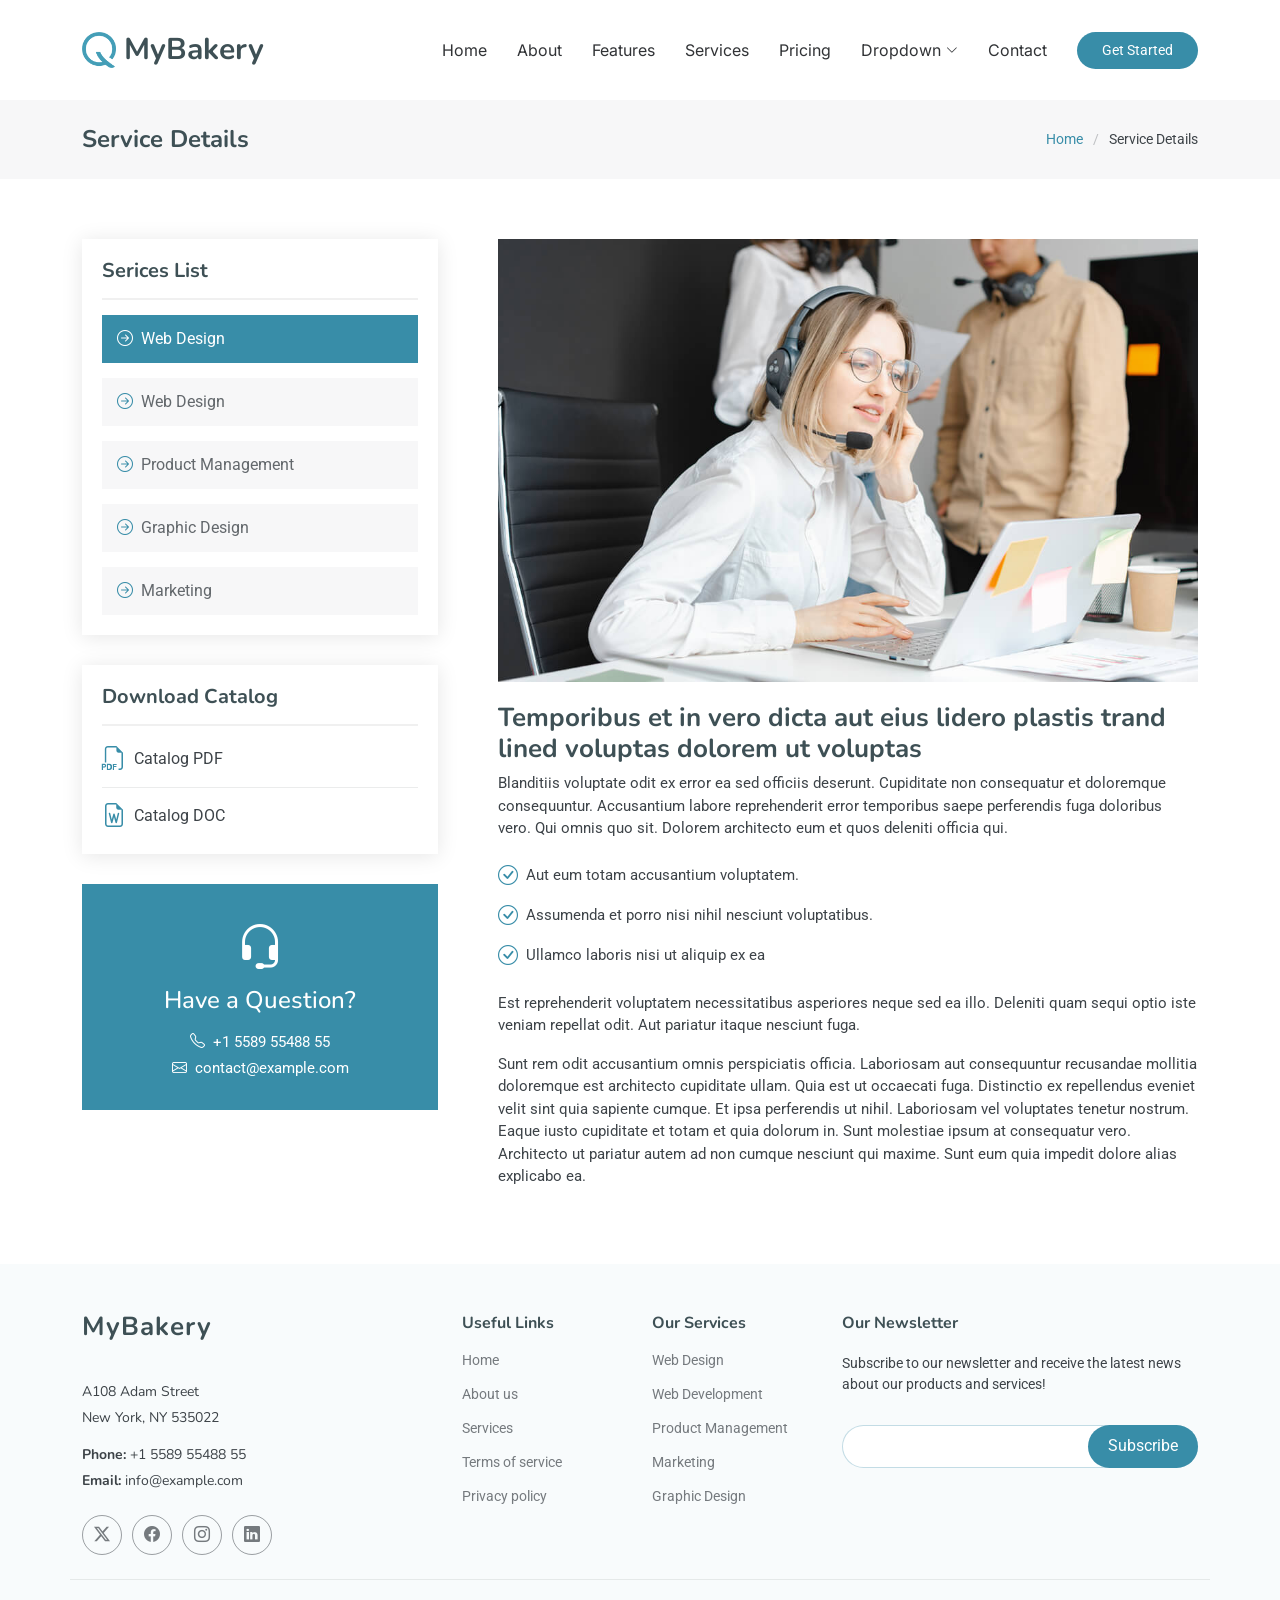
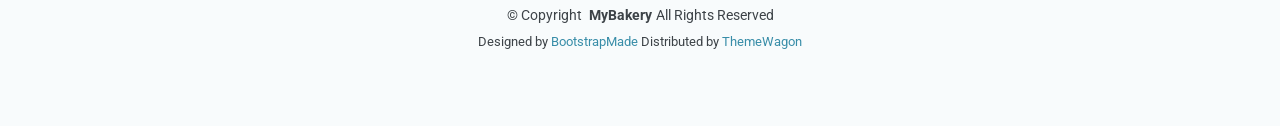
<file: MyBakery.WebUI/wwwroot/MyBakery-1.0.0/service-details.html>
<!DOCTYPE html>
<html lang="en">

<head>
  <meta charset="utf-8">
  <meta content="width=device-width, initial-scale=1.0" name="viewport">
  <title>Service Details - MyBakeryBootstrap Template</title>
  <meta name="description" content="">
  <meta name="keywords" content="">

  <!-- Favicons -->
  <link href="assets/img/favicon.png" rel="icon">
  <link href="assets/img/apple-touch-icon.png" rel="apple-touch-icon">

  <!-- Fonts -->
  <link href="https://fonts.googleapis.com" rel="preconnect">
  <link href="https://fonts.gstatic.com" rel="preconnect" crossorigin>
  <link href="https://fonts.googleapis.com/css2?family=Roboto:ital,wght@0,100;0,300;0,400;0,500;0,700;0,900;1,100;1,300;1,400;1,500;1,700;1,900&family=Inter:wght@100;200;300;400;500;600;700;800;900&family=Nunito:ital,wght@0,200;0,300;0,400;0,500;0,600;0,700;0,800;0,900;1,200;1,300;1,400;1,500;1,600;1,700;1,800;1,900&display=swap" rel="stylesheet">

  <!-- Vendor CSS Files -->
  <link href="assets/vendor/bootstrap/css/bootstrap.min.css" rel="stylesheet">
  <link href="assets/vendor/bootstrap-icons/bootstrap-icons.css" rel="stylesheet">
  <link href="assets/vendor/aos/aos.css" rel="stylesheet">
  <link href="assets/vendor/glightbox/css/glightbox.min.css" rel="stylesheet">
  <link href="assets/vendor/swiper/swiper-bundle.min.css" rel="stylesheet">

  <!-- Main CSS File -->
  <link href="assets/css/main.css" rel="stylesheet">

  <!-- =======================================================
  * Template Name: MyBakery
  * Template URL: https://bootstrapmade.com/MyBakery-bootstrap-startup-website-template/
  * Updated: Aug 07 2024 with Bootstrap v5.3.3
  * Author: BootstrapMade.com
  * License: https://bootstrapmade.com/license/
  ======================================================== -->
</head>

<body class="service-details-page">

  <header id="header" class="header d-flex align-items-center sticky-top">
    <div class="container-fluid container-xl position-relative d-flex align-items-center">

      <a href="index.html" class="logo d-flex align-items-center me-auto">
        <img src="assets/img/logo.png" alt="">
        <h1 class="sitename">MyBakery</h1>
      </a>

      <nav id="navmenu" class="navmenu">
        <ul>
          <li><a href="index.html#hero">Home</a></li>
          <li><a href="index.html#about">About</a></li>
          <li><a href="index.html#features">Features</a></li>
          <li><a href="index.html#services">Services</a></li>
          <li><a href="index.html#pricing">Pricing</a></li>
          <li class="dropdown"><a href="#"><span>Dropdown</span> <i class="bi bi-chevron-down toggle-dropdown"></i></a>
            <ul>
              <li><a href="#">Dropdown 1</a></li>
              <li class="dropdown"><a href="#"><span>Deep Dropdown</span> <i class="bi bi-chevron-down toggle-dropdown"></i></a>
                <ul>
                  <li><a href="#">Deep Dropdown 1</a></li>
                  <li><a href="#">Deep Dropdown 2</a></li>
                  <li><a href="#">Deep Dropdown 3</a></li>
                  <li><a href="#">Deep Dropdown 4</a></li>
                  <li><a href="#">Deep Dropdown 5</a></li>
                </ul>
              </li>
              <li><a href="#">Dropdown 2</a></li>
              <li><a href="#">Dropdown 3</a></li>
              <li><a href="#">Dropdown 4</a></li>
            </ul>
          </li>
          <li><a href="index.html#contact">Contact</a></li>
        </ul>
        <i class="mobile-nav-toggle d-xl-none bi bi-list"></i>
      </nav>

      <a class="btn-getstarted" href="index.html#about">Get Started</a>

    </div>
  </header>

  <main class="main">

    <!-- Page Title -->
    <div class="page-title" data-aos="fade">
      <div class="container d-lg-flex justify-content-between align-items-center">
        <h1 class="mb-2 mb-lg-0">Service Details</h1>
        <nav class="breadcrumbs">
          <ol>
            <li><a href="index.html">Home</a></li>
            <li class="current">Service Details</li>
          </ol>
        </nav>
      </div>
    </div><!-- End Page Title -->

    <!-- Service Details Section -->
    <section id="service-details" class="service-details section">

      <div class="container">

        <div class="row gy-5">

          <div class="col-lg-4" data-aos="fade-up" data-aos-delay="100">

            <div class="service-box">
              <h4>Serices List</h4>
              <div class="services-list">
                <a href="#" class="active"><i class="bi bi-arrow-right-circle"></i><span>Web Design</span></a>
                <a href="#"><i class="bi bi-arrow-right-circle"></i><span>Web Design</span></a>
                <a href="#"><i class="bi bi-arrow-right-circle"></i><span>Product Management</span></a>
                <a href="#"><i class="bi bi-arrow-right-circle"></i><span>Graphic Design</span></a>
                <a href="#"><i class="bi bi-arrow-right-circle"></i><span>Marketing</span></a>
              </div>
            </div><!-- End Services List -->

            <div class="service-box">
              <h4>Download Catalog</h4>
              <div class="download-catalog">
                <a href="#"><i class="bi bi-filetype-pdf"></i><span>Catalog PDF</span></a>
                <a href="#"><i class="bi bi-file-earmark-word"></i><span>Catalog DOC</span></a>
              </div>
            </div><!-- End Services List -->

            <div class="help-box d-flex flex-column justify-content-center align-items-center">
              <i class="bi bi-headset help-icon"></i>
              <h4>Have a Question?</h4>
              <p class="d-flex align-items-center mt-2 mb-0"><i class="bi bi-telephone me-2"></i> <span>+1 5589 55488 55</span></p>
              <p class="d-flex align-items-center mt-1 mb-0"><i class="bi bi-envelope me-2"></i> <a href="mailto:contact@example.com">contact@example.com</a></p>
            </div>

          </div>

          <div class="col-lg-8 ps-lg-5" data-aos="fade-up" data-aos-delay="200">
            <img src="assets/img/services.jpg" alt="" class="img-fluid services-img">
            <h3>Temporibus et in vero dicta aut eius lidero plastis trand lined voluptas dolorem ut voluptas</h3>
            <p>
              Blanditiis voluptate odit ex error ea sed officiis deserunt. Cupiditate non consequatur et doloremque consequuntur. Accusantium labore reprehenderit error temporibus saepe perferendis fuga doloribus vero. Qui omnis quo sit. Dolorem architecto eum et quos deleniti officia qui.
            </p>
            <ul>
              <li><i class="bi bi-check-circle"></i> <span>Aut eum totam accusantium voluptatem.</span></li>
              <li><i class="bi bi-check-circle"></i> <span>Assumenda et porro nisi nihil nesciunt voluptatibus.</span></li>
              <li><i class="bi bi-check-circle"></i> <span>Ullamco laboris nisi ut aliquip ex ea</span></li>
            </ul>
            <p>
              Est reprehenderit voluptatem necessitatibus asperiores neque sed ea illo. Deleniti quam sequi optio iste veniam repellat odit. Aut pariatur itaque nesciunt fuga.
            </p>
            <p>
              Sunt rem odit accusantium omnis perspiciatis officia. Laboriosam aut consequuntur recusandae mollitia doloremque est architecto cupiditate ullam. Quia est ut occaecati fuga. Distinctio ex repellendus eveniet velit sint quia sapiente cumque. Et ipsa perferendis ut nihil. Laboriosam vel voluptates tenetur nostrum. Eaque iusto cupiditate et totam et quia dolorum in. Sunt molestiae ipsum at consequatur vero. Architecto ut pariatur autem ad non cumque nesciunt qui maxime. Sunt eum quia impedit dolore alias explicabo ea.
            </p>
          </div>

        </div>

      </div>

    </section><!-- /Service Details Section -->

  </main>

  <footer id="footer" class="footer position-relative light-background">

    <div class="container footer-top">
      <div class="row gy-4">
        <div class="col-lg-4 col-md-6 footer-about">
          <a href="index.html" class="logo d-flex align-items-center">
            <span class="sitename">MyBakery</span>
          </a>
          <div class="footer-contact pt-3">
            <p>A108 Adam Street</p>
            <p>New York, NY 535022</p>
            <p class="mt-3"><strong>Phone:</strong> <span>+1 5589 55488 55</span></p>
            <p><strong>Email:</strong> <span>info@example.com</span></p>
          </div>
          <div class="social-links d-flex mt-4">
            <a href=""><i class="bi bi-twitter-x"></i></a>
            <a href=""><i class="bi bi-facebook"></i></a>
            <a href=""><i class="bi bi-instagram"></i></a>
            <a href=""><i class="bi bi-linkedin"></i></a>
          </div>
        </div>

        <div class="col-lg-2 col-md-3 footer-links">
          <h4>Useful Links</h4>
          <ul>
            <li><a href="#">Home</a></li>
            <li><a href="#">About us</a></li>
            <li><a href="#">Services</a></li>
            <li><a href="#">Terms of service</a></li>
            <li><a href="#">Privacy policy</a></li>
          </ul>
        </div>

        <div class="col-lg-2 col-md-3 footer-links">
          <h4>Our Services</h4>
          <ul>
            <li><a href="#">Web Design</a></li>
            <li><a href="#">Web Development</a></li>
            <li><a href="#">Product Management</a></li>
            <li><a href="#">Marketing</a></li>
            <li><a href="#">Graphic Design</a></li>
          </ul>
        </div>

        <div class="col-lg-4 col-md-12 footer-newsletter">
          <h4>Our Newsletter</h4>
          <p>Subscribe to our newsletter and receive the latest news about our products and services!</p>
          <form action="forms/newsletter.php" method="post" class="php-email-form">
            <div class="newsletter-form"><input type="email" name="email"><input type="submit" value="Subscribe"></div>
            <div class="loading">Loading</div>
            <div class="error-message"></div>
            <div class="sent-message">Your subscription request has been sent. Thank you!</div>
          </form>
        </div>

      </div>
    </div>

    <div class="container copyright text-center mt-4">
      <p>© <span>Copyright</span> <strong class="px-1 sitename">MyBakery</strong><span>All Rights Reserved</span></p>
      <div class="credits">
        <!-- All the links in the footer should remain intact. -->
        <!-- You can delete the links only if you've purchased the pro version. -->
        <!-- Licensing information: https://bootstrapmade.com/license/ -->
        <!-- Purchase the pro version with working PHP/AJAX contact form: [buy-url] -->
        Designed by <a href="https://bootstrapmade.com/">BootstrapMade</a> Distributed by <a href="https://themewagon.com">ThemeWagon
      </div>
    </div>

  </footer>

  <!-- Scroll Top -->
  <a href="#" id="scroll-top" class="scroll-top d-flex align-items-center justify-content-center"><i class="bi bi-arrow-up-short"></i></a>

  <!-- Preloader -->
  <div id="preloader"></div>

  <!-- Vendor JS Files -->
  <script src="assets/vendor/bootstrap/js/bootstrap.bundle.min.js"></script>
  <script src="assets/vendor/php-email-form/validate.js"></script>
  <script src="assets/vendor/aos/aos.js"></script>
  <script src="assets/vendor/glightbox/js/glightbox.min.js"></script>
  <script src="assets/vendor/swiper/swiper-bundle.min.js"></script>

  <!-- Main JS File -->
  <script src="assets/js/main.js"></script>

</body>

</html>
</file>
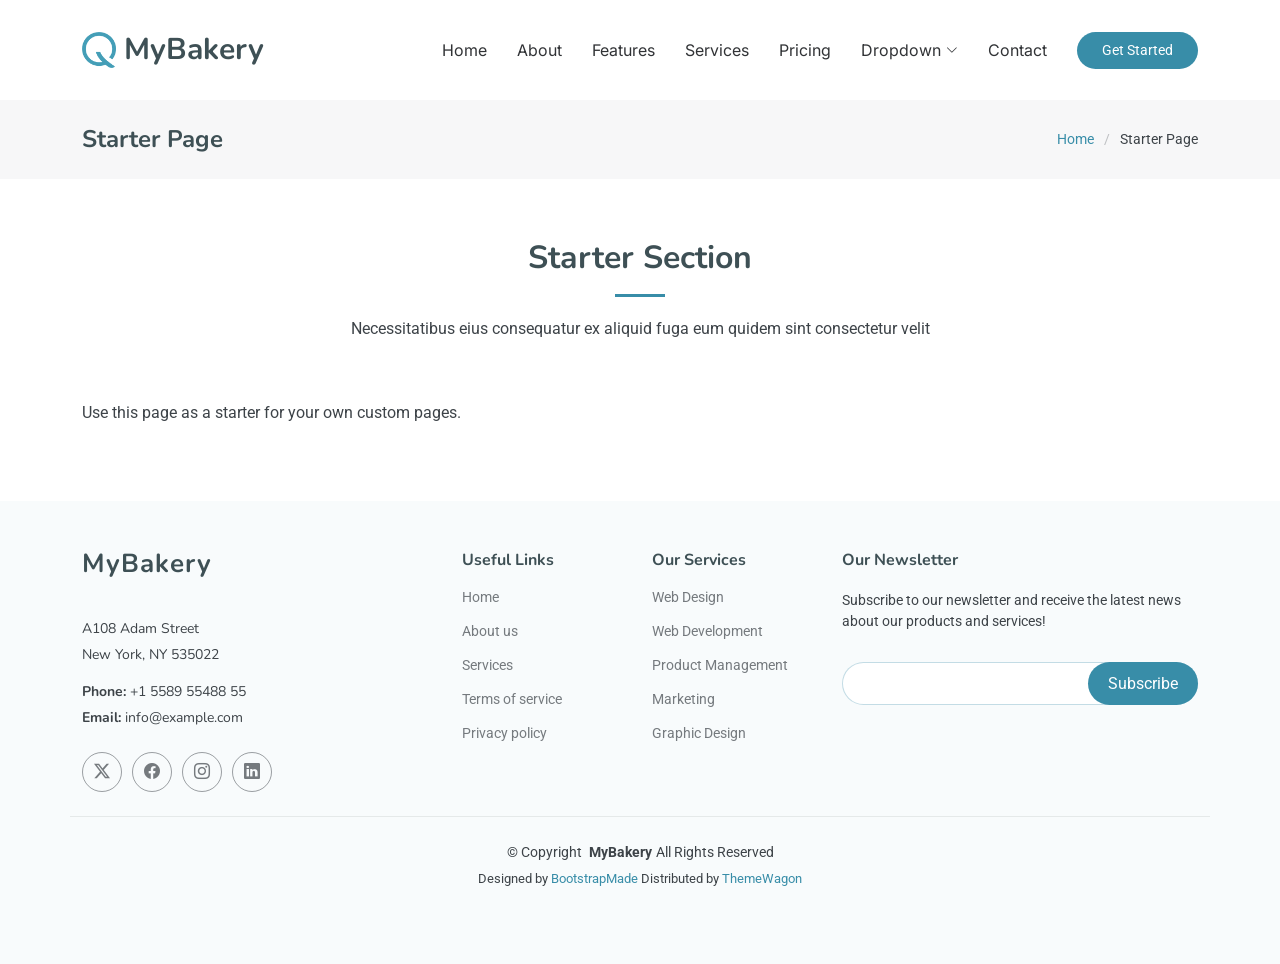
<file: MyBakery.WebUI/wwwroot/MyBakery-1.0.0/starter-page.html>
<!DOCTYPE html>
<html lang="en">

<head>
  <meta charset="utf-8">
  <meta content="width=device-width, initial-scale=1.0" name="viewport">
  <title>Starter Page - MyBakeryBootstrap Template</title>
  <meta name="description" content="">
  <meta name="keywords" content="">

  <!-- Favicons -->
  <link href="assets/img/favicon.png" rel="icon">
  <link href="assets/img/apple-touch-icon.png" rel="apple-touch-icon">

  <!-- Fonts -->
  <link href="https://fonts.googleapis.com" rel="preconnect">
  <link href="https://fonts.gstatic.com" rel="preconnect" crossorigin>
  <link href="https://fonts.googleapis.com/css2?family=Roboto:ital,wght@0,100;0,300;0,400;0,500;0,700;0,900;1,100;1,300;1,400;1,500;1,700;1,900&family=Inter:wght@100;200;300;400;500;600;700;800;900&family=Nunito:ital,wght@0,200;0,300;0,400;0,500;0,600;0,700;0,800;0,900;1,200;1,300;1,400;1,500;1,600;1,700;1,800;1,900&display=swap" rel="stylesheet">

  <!-- Vendor CSS Files -->
  <link href="assets/vendor/bootstrap/css/bootstrap.min.css" rel="stylesheet">
  <link href="assets/vendor/bootstrap-icons/bootstrap-icons.css" rel="stylesheet">
  <link href="assets/vendor/aos/aos.css" rel="stylesheet">
  <link href="assets/vendor/glightbox/css/glightbox.min.css" rel="stylesheet">
  <link href="assets/vendor/swiper/swiper-bundle.min.css" rel="stylesheet">

  <!-- Main CSS File -->
  <link href="assets/css/main.css" rel="stylesheet">

  <!-- =======================================================
  * Template Name: MyBakery
  * Template URL: https://bootstrapmade.com/MyBakery-bootstrap-startup-website-template/
  * Updated: Aug 07 2024 with Bootstrap v5.3.3
  * Author: BootstrapMade.com
  * License: https://bootstrapmade.com/license/
  ======================================================== -->
</head>

<body class="starter-page-page">

  <header id="header" class="header d-flex align-items-center sticky-top">
    <div class="container-fluid container-xl position-relative d-flex align-items-center">

      <a href="index.html" class="logo d-flex align-items-center me-auto">
        <img src="assets/img/logo.png" alt="">
        <h1 class="sitename">MyBakery</h1>
      </a>

      <nav id="navmenu" class="navmenu">
        <ul>
          <li><a href="index.html#hero">Home</a></li>
          <li><a href="index.html#about">About</a></li>
          <li><a href="index.html#features">Features</a></li>
          <li><a href="index.html#services">Services</a></li>
          <li><a href="index.html#pricing">Pricing</a></li>
          <li class="dropdown"><a href="#"><span>Dropdown</span> <i class="bi bi-chevron-down toggle-dropdown"></i></a>
            <ul>
              <li><a href="#">Dropdown 1</a></li>
              <li class="dropdown"><a href="#"><span>Deep Dropdown</span> <i class="bi bi-chevron-down toggle-dropdown"></i></a>
                <ul>
                  <li><a href="#">Deep Dropdown 1</a></li>
                  <li><a href="#">Deep Dropdown 2</a></li>
                  <li><a href="#">Deep Dropdown 3</a></li>
                  <li><a href="#">Deep Dropdown 4</a></li>
                  <li><a href="#">Deep Dropdown 5</a></li>
                </ul>
              </li>
              <li><a href="#">Dropdown 2</a></li>
              <li><a href="#">Dropdown 3</a></li>
              <li><a href="#">Dropdown 4</a></li>
            </ul>
          </li>
          <li><a href="index.html#contact">Contact</a></li>
        </ul>
        <i class="mobile-nav-toggle d-xl-none bi bi-list"></i>
      </nav>

      <a class="btn-getstarted" href="index.html#about">Get Started</a>

    </div>
  </header>

  <main class="main">

    <!-- Page Title -->
    <div class="page-title" data-aos="fade">
      <div class="container d-lg-flex justify-content-between align-items-center">
        <h1 class="mb-2 mb-lg-0">Starter Page</h1>
        <nav class="breadcrumbs">
          <ol>
            <li><a href="index.html">Home</a></li>
            <li class="current">Starter Page</li>
          </ol>
        </nav>
      </div>
    </div><!-- End Page Title -->

    <!-- Starter Section Section -->
    <section id="starter-section" class="starter-section section">

      <!-- Section Title -->
      <div class="container section-title" data-aos="fade-up">
        <h2>Starter Section</h2>
        <p>Necessitatibus eius consequatur ex aliquid fuga eum quidem sint consectetur velit</p>
      </div><!-- End Section Title -->

      <div class="container" data-aos="fade-up">
        <p>Use this page as a starter for your own custom pages.</p>
      </div>

    </section><!-- /Starter Section Section -->

  </main>

  <footer id="footer" class="footer position-relative light-background">

    <div class="container footer-top">
      <div class="row gy-4">
        <div class="col-lg-4 col-md-6 footer-about">
          <a href="index.html" class="logo d-flex align-items-center">
            <span class="sitename">MyBakery</span>
          </a>
          <div class="footer-contact pt-3">
            <p>A108 Adam Street</p>
            <p>New York, NY 535022</p>
            <p class="mt-3"><strong>Phone:</strong> <span>+1 5589 55488 55</span></p>
            <p><strong>Email:</strong> <span>info@example.com</span></p>
          </div>
          <div class="social-links d-flex mt-4">
            <a href=""><i class="bi bi-twitter-x"></i></a>
            <a href=""><i class="bi bi-facebook"></i></a>
            <a href=""><i class="bi bi-instagram"></i></a>
            <a href=""><i class="bi bi-linkedin"></i></a>
          </div>
        </div>

        <div class="col-lg-2 col-md-3 footer-links">
          <h4>Useful Links</h4>
          <ul>
            <li><a href="#">Home</a></li>
            <li><a href="#">About us</a></li>
            <li><a href="#">Services</a></li>
            <li><a href="#">Terms of service</a></li>
            <li><a href="#">Privacy policy</a></li>
          </ul>
        </div>

        <div class="col-lg-2 col-md-3 footer-links">
          <h4>Our Services</h4>
          <ul>
            <li><a href="#">Web Design</a></li>
            <li><a href="#">Web Development</a></li>
            <li><a href="#">Product Management</a></li>
            <li><a href="#">Marketing</a></li>
            <li><a href="#">Graphic Design</a></li>
          </ul>
        </div>

        <div class="col-lg-4 col-md-12 footer-newsletter">
          <h4>Our Newsletter</h4>
          <p>Subscribe to our newsletter and receive the latest news about our products and services!</p>
          <form action="forms/newsletter.php" method="post" class="php-email-form">
            <div class="newsletter-form"><input type="email" name="email"><input type="submit" value="Subscribe"></div>
            <div class="loading">Loading</div>
            <div class="error-message"></div>
            <div class="sent-message">Your subscription request has been sent. Thank you!</div>
          </form>
        </div>

      </div>
    </div>

    <div class="container copyright text-center mt-4">
      <p>© <span>Copyright</span> <strong class="px-1 sitename">MyBakery</strong><span>All Rights Reserved</span></p>
      <div class="credits">
        <!-- All the links in the footer should remain intact. -->
        <!-- You can delete the links only if you've purchased the pro version. -->
        <!-- Licensing information: https://bootstrapmade.com/license/ -->
        <!-- Purchase the pro version with working PHP/AJAX contact form: [buy-url] -->
        Designed by <a href="https://bootstrapmade.com/">BootstrapMade</a> Distributed by <a href="https://themewagon.com">ThemeWagon
      </div>
    </div>

  </footer>

  <!-- Scroll Top -->
  <a href="#" id="scroll-top" class="scroll-top d-flex align-items-center justify-content-center"><i class="bi bi-arrow-up-short"></i></a>

  <!-- Preloader -->
  <div id="preloader"></div>

  <!-- Vendor JS Files -->
  <script src="assets/vendor/bootstrap/js/bootstrap.bundle.min.js"></script>
  <script src="assets/vendor/php-email-form/validate.js"></script>
  <script src="assets/vendor/aos/aos.js"></script>
  <script src="assets/vendor/glightbox/js/glightbox.min.js"></script>
  <script src="assets/vendor/swiper/swiper-bundle.min.js"></script>

  <!-- Main JS File -->
  <script src="assets/js/main.js"></script>

</body>

</html>
</file>
<file: MyBakery.WebUI/wwwroot/Breeze-Free-Bootstrap-Admin-Template-1.0.0/template/assets/vendors/css/vendor.bundle.base.css>
/*
 * Container style
 */
.ps {
  overflow: hidden !important;
  overflow-anchor: none;
  -ms-overflow-style: none;
  touch-action: auto;
  -ms-touch-action: auto;
}

/*
 * Scrollbar rail styles
 */
.ps__rail-x {
  display: none;
  opacity: 0;
  transition: background-color .2s linear, opacity .2s linear;
  -webkit-transition: background-color .2s linear, opacity .2s linear;
  height: 15px;
  /* there must be 'bottom' or 'top' for ps__rail-x */
  bottom: 0px;
  /* please don't change 'position' */
  position: absolute;
}

.ps__rail-y {
  display: none;
  opacity: 0;
  transition: background-color .2s linear, opacity .2s linear;
  -webkit-transition: background-color .2s linear, opacity .2s linear;
  width: 15px;
  /* there must be 'right' or 'left' for ps__rail-y */
  right: 0;
  /* please don't change 'position' */
  position: absolute;
}

.ps--active-x > .ps__rail-x,
.ps--active-y > .ps__rail-y {
  display: block;
  background-color: transparent;
}

.ps:hover > .ps__rail-x,
.ps:hover > .ps__rail-y,
.ps--focus > .ps__rail-x,
.ps--focus > .ps__rail-y,
.ps--scrolling-x > .ps__rail-x,
.ps--scrolling-y > .ps__rail-y {
  opacity: 0.6;
}

.ps .ps__rail-x:hover,
.ps .ps__rail-y:hover,
.ps .ps__rail-x:focus,
.ps .ps__rail-y:focus,
.ps .ps__rail-x.ps--clicking,
.ps .ps__rail-y.ps--clicking {
  background-color: #eee;
  opacity: 0.9;
}

/*
 * Scrollbar thumb styles
 */
.ps__thumb-x {
  background-color: #aaa;
  border-radius: 6px;
  transition: background-color .2s linear, height .2s ease-in-out;
  -webkit-transition: background-color .2s linear, height .2s ease-in-out;
  height: 6px;
  /* there must be 'bottom' for ps__thumb-x */
  bottom: 2px;
  /* please don't change 'position' */
  position: absolute;
}

.ps__thumb-y {
  background-color: #aaa;
  border-radius: 6px;
  transition: background-color .2s linear, width .2s ease-in-out;
  -webkit-transition: background-color .2s linear, width .2s ease-in-out;
  width: 6px;
  /* there must be 'right' for ps__thumb-y */
  right: 2px;
  /* please don't change 'position' */
  position: absolute;
}

.ps__rail-x:hover > .ps__thumb-x,
.ps__rail-x:focus > .ps__thumb-x,
.ps__rail-x.ps--clicking .ps__thumb-x {
  background-color: #999;
  height: 11px;
}

.ps__rail-y:hover > .ps__thumb-y,
.ps__rail-y:focus > .ps__thumb-y,
.ps__rail-y.ps--clicking .ps__thumb-y {
  background-color: #999;
  width: 11px;
}

/* MS supports */
@supports (-ms-overflow-style: none) {
  .ps {
    overflow: auto !important;
  }
}

@media screen and (-ms-high-contrast: active), (-ms-high-contrast: none) {
  .ps {
    overflow: auto !important;
  }
}
</file>
<file: MyBakery.WebUI/wwwroot/MyBakery-1.0.0/assets/css/main.css>
/**
* Template Name: MyBakery
* Template URL: https://bootstrapmade.com/MyBakery-bootstrap-startup-website-template/
* Updated: Aug 07 2024 with Bootstrap v5.3.3
* Author: BootstrapMade.com
* License: https://bootstrapmade.com/license/
*/

/*--------------------------------------------------------------
# Font & Color Variables
# Help: https://bootstrapmade.com/color-system/
--------------------------------------------------------------*/
/* Fonts */
:root {
  --default-font: "Roboto",  system-ui, -apple-system, "Segoe UI", Roboto, "Helvetica Neue", Arial, "Noto Sans", "Liberation Sans", sans-serif, "Apple Color Emoji", "Segoe UI Emoji", "Segoe UI Symbol", "Noto Color Emoji";
  --heading-font: "Nunito",  sans-serif;
  --nav-font: "Inter",  sans-serif;
}

/* Global Colors - The following color variables are used throughout the website. Updating them here will change the color scheme of the entire website */
:root { 
  --background-color: #ffffff; /* Background color for the entire website, including individual sections */
  --default-color: #3d4348; /* Default color used for the majority of the text content across the entire website */
  --heading-color: #3e5055; /* Color for headings, subheadings and title throughout the website */
  --accent-color: #388da8; /* Accent color that represents your brand on the website. It's used for buttons, links, and other elements that need to stand out */
  --surface-color: #ffffff; /* The surface color is used as a background of boxed elements within sections, such as cards, icon boxes, or other elements that require a visual separation from the global background. */
  --contrast-color: #ffffff; /* Contrast color for text, ensuring readability against backgrounds of accent, heading, or default colors. */
}

/* Nav Menu Colors - The following color variables are used specifically for the navigation menu. They are separate from the global colors to allow for more customization options */
:root {
  --nav-color: #313336;  /* The default color of the main navmenu links */
  --nav-hover-color: #77b6ca; /* Applied to main navmenu links when they are hovered over or active */
  --nav-mobile-background-color: #ffffff; /* Used as the background color for mobile navigation menu */
  --nav-dropdown-background-color: #ffffff; /* Used as the background color for dropdown items that appear when hovering over primary navigation items */
  --nav-dropdown-color: #313336; /* Used for navigation links of the dropdown items in the navigation menu. */
  --nav-dropdown-hover-color: #77b6ca; /* Similar to --nav-hover-color, this color is applied to dropdown navigation links when they are hovered over. */
}

/* Color Presets - These classes override global colors when applied to any section or element, providing reuse of the sam color scheme. */

.light-background {
  --background-color: #f8fbfc;
  --surface-color: #ffffff;
}

.dark-background {
  --background-color: #060606;
  --default-color: #ffffff;
  --heading-color: #ffffff;
  --surface-color: #252525;
  --contrast-color: #ffffff;
}

/* Smooth scroll */
:root {
  scroll-behavior: smooth;
}

/*--------------------------------------------------------------
# General Styling & Shared Classes
--------------------------------------------------------------*/
body {
  color: var(--default-color);
  background-color: var(--background-color);
  font-family: var(--default-font);
}

a {
  color: var(--accent-color);
  text-decoration: none;
  transition: 0.3s;
}

a:hover {
  color: color-mix(in srgb, var(--accent-color), transparent 25%);
  text-decoration: none;
}

h1,
h2,
h3,
h4,
h5,
h6 {
  color: var(--heading-color);
  font-family: var(--heading-font);
}

/* PHP Email Form Messages
------------------------------*/
.php-email-form .error-message {
  display: none;
  background: #df1529;
  color: #ffffff;
  text-align: left;
  padding: 15px;
  margin-bottom: 24px;
  font-weight: 600;
}

.php-email-form .sent-message {
  display: none;
  color: #ffffff;
  background: #059652;
  text-align: center;
  padding: 15px;
  margin-bottom: 24px;
  font-weight: 600;
}

.php-email-form .loading {
  display: none;
  background: var(--surface-color);
  text-align: center;
  padding: 15px;
  margin-bottom: 24px;
}

.php-email-form .loading:before {
  content: "";
  display: inline-block;
  border-radius: 50%;
  width: 24px;
  height: 24px;
  margin: 0 10px -6px 0;
  border: 3px solid var(--accent-color);
  border-top-color: var(--surface-color);
  animation: php-email-form-loading 1s linear infinite;
}

@keyframes php-email-form-loading {
  0% {
    transform: rotate(0deg);
  }

  100% {
    transform: rotate(360deg);
  }
}

/*--------------------------------------------------------------
# Global Header
--------------------------------------------------------------*/
.header {
  color: var(--default-color);
  background-color: var(--background-color);
  padding: 20px 0;
  transition: all 0.5s;
  z-index: 997;
}

.header .logo {
  line-height: 1;
}

.header .logo img {
  max-height: 36px;
  margin-right: 8px;
}

.header .logo h1 {
  font-size: 30px;
  margin: 0;
  font-weight: 700;
  color: var(--heading-color);
}

@media (max-width: 480px) {
  .header .logo img {
    max-height: 24px;
  }

  .header .logo h1 {
    font-size: 24px;
  }
}

.header .btn-getstarted,
.header .btn-getstarted:focus {
  color: var(--contrast-color);
  background: var(--accent-color);
  font-size: 14px;
  padding: 8px 25px;
  margin: 0 0 0 30px;
  border-radius: 50px;
  transition: 0.3s;
}

.header .btn-getstarted:hover,
.header .btn-getstarted:focus:hover {
  color: var(--contrast-color);
  background: color-mix(in srgb, var(--accent-color), transparent 15%);
}

@media (max-width: 1200px) {
  .header .logo {
    order: 1;
  }

  .header .btn-getstarted {
    order: 2;
    margin: 0 15px 0 0;
    padding: 6px 15px;
  }

  .header .navmenu {
    order: 3;
  }
}

.scrolled .header {
  box-shadow: 0px 0 18px rgba(0, 0, 0, 0.1);
}

/* Index Page Header
------------------------------*/
.index-page .header {
  --background-color: rgba(255, 255, 255, 0);
}

/* Index Page Header on Scroll
------------------------------*/
.index-page.scrolled .header {
  --background-color: #ffffff;
}

/*--------------------------------------------------------------
# Navigation Menu
--------------------------------------------------------------*/
/* Desktop Navigation */
@media (min-width: 1200px) {
  .navmenu {
    padding: 0;
  }

  .navmenu ul {
    margin: 0;
    padding: 0;
    display: flex;
    list-style: none;
    align-items: center;
  }

  .navmenu li {
    position: relative;
  }

  .navmenu a,
  .navmenu a:focus {
    color: var(--nav-color);
    padding: 18px 15px;
    font-size: 16px;
    font-family: var(--nav-font);
    font-weight: 400;
    display: flex;
    align-items: center;
    justify-content: space-between;
    white-space: nowrap;
    transition: 0.3s;
  }

  .navmenu a i,
  .navmenu a:focus i {
    font-size: 12px;
    line-height: 0;
    margin-left: 5px;
    transition: 0.3s;
  }

  .navmenu li:last-child a {
    padding-right: 0;
  }

  .navmenu li:hover>a,
  .navmenu .active,
  .navmenu .active:focus {
    color: var(--nav-hover-color);
  }

  .navmenu .dropdown ul {
    margin: 0;
    padding: 10px 0;
    background: var(--nav-dropdown-background-color);
    display: block;
    position: absolute;
    visibility: hidden;
    left: 14px;
    top: 130%;
    opacity: 0;
    transition: 0.3s;
    border-radius: 4px;
    z-index: 99;
    box-shadow: 0px 0px 30px rgba(0, 0, 0, 0.1);
  }

  .navmenu .dropdown ul li {
    min-width: 200px;
  }

  .navmenu .dropdown ul a {
    padding: 10px 20px;
    font-size: 15px;
    text-transform: none;
    color: var(--nav-dropdown-color);
  }

  .navmenu .dropdown ul a i {
    font-size: 12px;
  }

  .navmenu .dropdown ul a:hover,
  .navmenu .dropdown ul .active:hover,
  .navmenu .dropdown ul li:hover>a {
    color: var(--nav-dropdown-hover-color);
  }

  .navmenu .dropdown:hover>ul {
    opacity: 1;
    top: 100%;
    visibility: visible;
  }

  .navmenu .dropdown .dropdown ul {
    top: 0;
    left: -90%;
    visibility: hidden;
  }

  .navmenu .dropdown .dropdown:hover>ul {
    opacity: 1;
    top: 0;
    left: -100%;
    visibility: visible;
  }

  .navmenu .megamenu {
    position: static;
  }

  .navmenu .megamenu ul {
    margin: 0;
    padding: 10px;
    background: var(--nav-dropdown-background-color);
    box-shadow: 0px 0px 20px rgba(0, 0, 0, 0.1);
    position: absolute;
    top: 130%;
    left: 0;
    right: 0;
    visibility: hidden;
    opacity: 0;
    display: flex;
    transition: 0.3s;
    border-radius: 4px;
    z-index: 99;
  }

  .navmenu .megamenu ul li {
    flex: 1;
  }

  .navmenu .megamenu ul li a,
  .navmenu .megamenu ul li:hover>a {
    padding: 10px 20px;
    font-size: 15px;
    color: var(--nav-dropdown-color);
  }

  .navmenu .megamenu ul li a:hover,
  .navmenu .megamenu ul li .active,
  .navmenu .megamenu ul li .active:hover {
    color: var(--nav-dropdown-hover-color);
  }

  .navmenu .megamenu:hover>ul {
    opacity: 1;
    top: 100%;
    visibility: visible;
  }
}

/* Mobile Navigation */
@media (max-width: 1199px) {
  .mobile-nav-toggle {
    color: var(--nav-color);
    font-size: 28px;
    line-height: 0;
    margin-right: 10px;
    cursor: pointer;
    transition: color 0.3s;
  }

  .navmenu {
    padding: 0;
    z-index: 9997;
  }

  .navmenu ul {
    display: none;
    list-style: none;
    position: absolute;
    inset: 60px 20px 20px 20px;
    padding: 10px 0;
    margin: 0;
    border-radius: 6px;
    background-color: var(--nav-mobile-background-color);
    overflow-y: auto;
    transition: 0.3s;
    z-index: 9998;
    box-shadow: 0px 0px 30px rgba(0, 0, 0, 0.1);
  }

  .navmenu a,
  .navmenu a:focus {
    color: var(--nav-dropdown-color);
    padding: 10px 20px;
    font-family: var(--nav-font);
    font-size: 17px;
    font-weight: 500;
    display: flex;
    align-items: center;
    justify-content: space-between;
    white-space: nowrap;
    transition: 0.3s;
  }

  .navmenu a i,
  .navmenu a:focus i {
    font-size: 12px;
    line-height: 0;
    margin-left: 5px;
    width: 30px;
    height: 30px;
    display: flex;
    align-items: center;
    justify-content: center;
    border-radius: 50%;
    transition: 0.3s;
    background-color: color-mix(in srgb, var(--accent-color), transparent 90%);
  }

  .navmenu a i:hover,
  .navmenu a:focus i:hover {
    background-color: var(--accent-color);
    color: var(--contrast-color);
  }

  .navmenu a:hover,
  .navmenu .active,
  .navmenu .active:focus {
    color: var(--nav-dropdown-hover-color);
  }

  .navmenu .active i,
  .navmenu .active:focus i {
    background-color: var(--accent-color);
    color: var(--contrast-color);
    transform: rotate(180deg);
  }

  .navmenu .dropdown ul {
    position: static;
    display: none;
    z-index: 99;
    padding: 10px 0;
    margin: 10px 20px;
    background-color: var(--nav-dropdown-background-color);
    border: 1px solid color-mix(in srgb, var(--default-color), transparent 90%);
    transition: all 0.5s ease-in-out;
    box-shadow: none;
  }

  .navmenu .dropdown ul ul {
    background-color: rgba(33, 37, 41, 0.1);
  }

  .navmenu .dropdown>.dropdown-active {
    display: block;
    background-color: rgba(33, 37, 41, 0.03);
  }

  .mobile-nav-active {
    overflow: hidden;
  }

  .mobile-nav-active .mobile-nav-toggle {
    color: #fff;
    position: absolute;
    font-size: 32px;
    top: 15px;
    right: 15px;
    margin-right: 0;
    z-index: 9999;
  }

  .mobile-nav-active .navmenu {
    position: fixed;
    overflow: hidden;
    inset: 0;
    background: rgba(33, 37, 41, 0.8);
    transition: 0.3s;
  }

  .mobile-nav-active .navmenu>ul {
    display: block;
  }
}

/*--------------------------------------------------------------
# Global Footer
--------------------------------------------------------------*/
.footer {
  color: var(--default-color);
  background-color: var(--background-color);
  font-size: 14px;
  padding-bottom: 50px;
  position: relative;
}

.footer .footer-top {
  padding-top: 50px;
}

.footer .footer-about .logo {
  line-height: 1;
  margin-bottom: 25px;
}

.footer .footer-about .logo img {
  max-height: 40px;
  margin-right: 6px;
}

.footer .footer-about .logo span {
  font-size: 26px;
  font-weight: 700;
  letter-spacing: 1px;
  font-family: var(--heading-font);
  color: var(--heading-color);
}

.footer .footer-about p {
  font-size: 14px;
  font-family: var(--heading-font);
}

.footer .social-links a {
  display: flex;
  align-items: center;
  justify-content: center;
  width: 40px;
  height: 40px;
  border-radius: 50%;
  border: 1px solid color-mix(in srgb, var(--default-color), transparent 50%);
  font-size: 16px;
  color: color-mix(in srgb, var(--default-color), transparent 30%);
  margin-right: 10px;
  transition: 0.3s;
}

.footer .social-links a:hover {
  color: var(--accent-color);
  border-color: var(--accent-color);
}

.footer h4 {
  font-size: 16px;
  font-weight: bold;
  position: relative;
  padding-bottom: 12px;
}

.footer .footer-links {
  margin-bottom: 30px;
}

.footer .footer-links ul {
  list-style: none;
  padding: 0;
  margin: 0;
}

.footer .footer-links ul i {
  padding-right: 2px;
  font-size: 12px;
  line-height: 0;
}

.footer .footer-links ul li {
  padding: 10px 0;
  display: flex;
  align-items: center;
}

.footer .footer-links ul li:first-child {
  padding-top: 0;
}

.footer .footer-links ul a {
  color: color-mix(in srgb, var(--default-color), transparent 30%);
  display: inline-block;
  line-height: 1;
}

.footer .footer-links ul a:hover {
  color: var(--accent-color);
}

.footer .footer-contact p {
  margin-bottom: 5px;
}

.footer .footer-newsletter .newsletter-form {
  margin-top: 30px;
  margin-bottom: 15px;
  padding: 6px 8px;
  position: relative;
  border-radius: 50px;
  border: 1px solid color-mix(in srgb, var(--accent-color), transparent 70%);
  display: flex;
  background-color: var(--surface-color);
  transition: 0.3s;
}

.footer .footer-newsletter .newsletter-form:focus-within {
  border-color: var(--accent-color);
}

.footer .footer-newsletter .newsletter-form input[type=email] {
  border: 0;
  padding: 4px 10px;
  width: 100%;
  background-color: var(--contrsast-color);
  color: var(--default-color);
}

.footer .footer-newsletter .newsletter-form input[type=email]:focus-visible {
  outline: none;
}

.footer .footer-newsletter .newsletter-form input[type=submit] {
  border: 0;
  font-size: 16px;
  padding: 0 20px;
  margin: -7px -9px -7px 0;
  background: var(--accent-color);
  color: var(--contrast-color);
  transition: 0.3s;
  border-radius: 50px;
}

.footer .footer-newsletter .newsletter-form input[type=submit]:hover {
  background: color-mix(in srgb, var(--accent-color), transparent 20%);
}

.footer .copyright {
  padding-top: 25px;
  padding-bottom: 25px;
  border-top: 1px solid color-mix(in srgb, var(--default-color), transparent 90%);
}

.footer .copyright p {
  margin-bottom: 0;
}

.footer .credits {
  margin-top: 6px;
  font-size: 13px;
}

/*--------------------------------------------------------------
# Preloader
--------------------------------------------------------------*/
#preloader {
  position: fixed;
  inset: 0;
  z-index: 9999;
  overflow: hidden;
  background-color: var(--background-color);
  transition: all 0.6s ease-out;
  width: 100%;
  height: 100vh;
}

#preloader:before,
#preloader:after {
  content: "";
  position: absolute;
  border: 4px solid var(--accent-color);
  border-radius: 50%;
  animation: animate-preloader 2s cubic-bezier(0, 0.2, 0.8, 1) infinite;
}

#preloader:after {
  animation-delay: -0.5s;
}

@keyframes animate-preloader {
  0% {
    width: 10px;
    height: 10px;
    top: calc(50% - 5px);
    left: calc(50% - 5px);
    opacity: 1;
  }

  100% {
    width: 72px;
    height: 72px;
    top: calc(50% - 36px);
    left: calc(50% - 36px);
    opacity: 0;
  }
}

/*--------------------------------------------------------------
# Scroll Top Button
--------------------------------------------------------------*/
.scroll-top {
  position: fixed;
  visibility: hidden;
  opacity: 0;
  right: 15px;
  bottom: -15px;
  z-index: 99999;
  background-color: var(--accent-color);
  width: 44px;
  height: 44px;
  border-radius: 50px;
  transition: all 0.4s;
}

.scroll-top i {
  font-size: 24px;
  color: var(--contrast-color);
  line-height: 0;
}

.scroll-top:hover {
  background-color: color-mix(in srgb, var(--accent-color), transparent 20%);
  color: var(--contrast-color);
}

.scroll-top.active {
  visibility: visible;
  opacity: 1;
  bottom: 15px;
}

/*--------------------------------------------------------------
# Disable aos animation delay on mobile devices
--------------------------------------------------------------*/
@media screen and (max-width: 768px) {
  [data-aos-delay] {
    transition-delay: 0 !important;
  }
}

/*--------------------------------------------------------------
# Global Page Titles & Breadcrumbs
--------------------------------------------------------------*/
.page-title {
  --background-color: color-mix(in srgb, var(--default-color), transparent 96%);
  color: var(--default-color);
  background-color: var(--background-color);
  padding: 25px 0;
  position: relative;
}

.page-title h1 {
  font-size: 24px;
  font-weight: 700;
}

.page-title .breadcrumbs ol {
  display: flex;
  flex-wrap: wrap;
  list-style: none;
  padding: 0;
  margin: 0;
  font-size: 14px;
}

.page-title .breadcrumbs ol li+li {
  padding-left: 10px;
}

.page-title .breadcrumbs ol li+li::before {
  content: "/";
  display: inline-block;
  padding-right: 10px;
  color: color-mix(in srgb, var(--default-color), transparent 70%);
}

/*--------------------------------------------------------------
# Global Sections
--------------------------------------------------------------*/
section,
.section {
  color: var(--default-color);
  background-color: var(--background-color);
  padding: 60px 0;
  scroll-margin-top: 100px;
  overflow: clip;
}

@media (max-width: 1199px) {

  section,
  .section {
    scroll-margin-top: 66px;
  }
}

/*--------------------------------------------------------------
# Global Section Titles
--------------------------------------------------------------*/
.section-title {
  text-align: center;
  padding-bottom: 60px;
  position: relative;
}

.section-title h2 {
  font-size: 32px;
  font-weight: 700;
  margin-bottom: 20px;
  padding-bottom: 20px;
  position: relative;
}

.section-title h2:after {
  content: "";
  position: absolute;
  display: block;
  width: 50px;
  height: 3px;
  background: var(--accent-color);
  left: 0;
  right: 0;
  bottom: 0;
  margin: auto;
}

.section-title p {
  margin-bottom: 0;
}

/*--------------------------------------------------------------
# Hero Section
--------------------------------------------------------------*/
.hero {
  width: 100%;
  min-height: 70vh;
  position: relative;
  padding: 180px 0 40px 0;
  display: flex;
  align-items: center;
  overflow: hidden;
}

.hero .hero-bg img {
  position: absolute;
  inset: 0;
  display: block;
  width: 100%;
  height: 100%;
  object-fit: cover;
  z-index: 1;
}

.hero .hero-bg::before {
  content: "";
  background: color-mix(in srgb, var(--background-color), transparent 15%);
  position: absolute;
  inset: 0;
  z-index: 2;
}

.hero .container {
  position: relative;
  z-index: 3;
}

.hero h1 {
  margin: 0;
  font-size: 48px;
  font-weight: 700;
  line-height: 56px;
}

.hero h1 span {
  color: var(--accent-color);
}

.hero p {
  color: color-mix(in srgb, var(--default-color), transparent 30%);
  margin: 5px 0 30px 0;
  font-size: 20px;
  font-weight: 400;
}

@media (min-width: 768px) {
  .hero .hero-img {
    max-width: 600px;
  }
}

.hero .btn-get-started {
  color: var(--contrast-color);
  background: var(--accent-color);
  font-family: var(--heading-font);
  font-weight: 500;
  font-size: 15px;
  letter-spacing: 1px;
  display: inline-block;
  padding: 10px 28px;
  border-radius: 50px;
  transition: 0.5s;
  box-shadow: 0 8px 28px rgba(0, 0, 0, 0.1);
}

.hero .btn-get-started:hover {
  color: var(--contrast-color);
  background: color-mix(in srgb, var(--accent-color), transparent 15%);
  box-shadow: 0 8px 28px rgba(0, 0, 0, 0.1);
}

.hero .btn-watch-video {
  font-size: 16px;
  transition: 0.5s;
  margin-left: 25px;
  color: var(--default-color);
  font-weight: 600;
}

.hero .btn-watch-video i {
  color: var(--accent-color);
  font-size: 32px;
  transition: 0.3s;
  line-height: 0;
  margin-right: 8px;
}

.hero .btn-watch-video:hover {
  color: var(--accent-color);
}

.hero .btn-watch-video:hover i {
  color: color-mix(in srgb, var(--accent-color), transparent 15%);
}

@media (max-width: 640px) {
  .hero h1 {
    font-size: 28px;
    line-height: 36px;
  }

  .hero p {
    font-size: 18px;
    line-height: 24px;
    margin-bottom: 30px;
  }

  .hero .btn-get-started,
  .hero .btn-watch-video {
    font-size: 13px;
  }
}

/*--------------------------------------------------------------
# Featured Services Section
--------------------------------------------------------------*/
.featured-services {
  padding: 40px 0;
}

.featured-services .service-item {
  position: relative;
  padding-top: 20px;
}

.featured-services .service-item .icon {
  background-color: color-mix(in srgb, var(--accent-color), transparent 80%);
  width: 72px;
  height: 72px;
  position: relative;
  margin-right: 15px;
  line-height: 0;
  display: flex;
  align-items: center;
  justify-content: center;
  transition: ease-in-out 0.3s;
}

.featured-services .service-item .icon i {
  color: var(--accent-color);
  font-size: 32px;
  z-index: 2;
  position: relative;
}

.featured-services .service-item .title {
  font-weight: 700;
  margin-bottom: 5px;
  font-size: 18px;
}

.featured-services .service-item .title a {
  color: var(--heading-color);
}

.featured-services .service-item .title a:hover {
  color: var(--accent-color);
}

.featured-services .service-item .description {
  font-size: 14px;
}

.featured-services .service-item:hover .icon {
  background-color: var(--accent-color);
}

.featured-services .service-item:hover .icon i {
  color: var(--contrast-color);
}

/*--------------------------------------------------------------
# About Section
--------------------------------------------------------------*/
.about {
  padding-bottom: 20px;
}

.about .content .who-we-are {
  text-transform: uppercase;
  margin-bottom: 15px;
  color: color-mix(in srgb, var(--default-color), transparent 40%);
}

.about .content h3 {
  font-size: 2rem;
  font-weight: 700;
}

.about .content ul {
  list-style: none;
  padding: 0;
}

.about .content ul li {
  padding-bottom: 10px;
}

.about .content ul i {
  font-size: 1.25rem;
  margin-right: 4px;
  color: var(--accent-color);
}

.about .content p:last-child {
  margin-bottom: 0;
}

.about .content .read-more {
  background: var(--accent-color);
  color: var(--contrast-color);
  font-family: var(--heading-font);
  font-weight: 500;
  font-size: 16px;
  letter-spacing: 1px;
  padding: 12px 24px;
  border-radius: 5px;
  transition: 0.3s;
  display: inline-flex;
  align-items: center;
  justify-content: center;
}

.about .content .read-more i {
  font-size: 18px;
  margin-left: 5px;
  line-height: 0;
  transition: 0.3s;
}

.about .content .read-more:hover {
  background: color-mix(in srgb, var(--accent-color), transparent 20%);
  padding-right: 19px;
}

.about .content .read-more:hover i {
  margin-left: 10px;
}

.about .about-images img {
  border-radius: 10px;
}

/*--------------------------------------------------------------
# Clients Section
--------------------------------------------------------------*/
.clients {
  padding: 20px 0;
}

.clients .client-logo {
  display: flex;
  justify-content: center;
  align-items: center;
  overflow: hidden;
}

.clients .client-logo img {
  padding: 20px 40px;
  max-width: 90%;
  transition: 0.3s;
  opacity: 0.5;
  filter: grayscale(100);
}

.clients .client-logo img:hover {
  filter: none;
  opacity: 1;
}

@media (max-width: 640px) {
  .clients .client-logo img {
    padding: 20px;
  }
}

/*--------------------------------------------------------------
# Features Section
--------------------------------------------------------------*/
.features .nav-tabs {
  border: 0;
}

.features .nav-item {
  width: 100%;
  margin-bottom: 15px;
}

.features .nav-item:last-child {
  margin-bottom: 0;
}

.features .nav-link {
  color: var(--heading-color);
  border: 0;
  padding: 30px;
  transition: 0.3s;
  border-radius: 10px;
  display: flex;
  cursor: pointer;
}

.features .nav-link i {
  background-color: var(--surface-color);
  color: var(--accent-color);
  display: flex;
  align-items: center;
  justify-content: center;
  margin-right: 20px;
  width: 48px;
  height: 48px;
  font-size: 22px;
  flex-shrink: 0;
  border-radius: 50px;
  box-shadow: 0 2px 4px rgba(0, 0, 0, 0.1);
}

.features .nav-link h4 {
  font-size: 20px;
  font-weight: 600;
  margin: 0 0 10px 0;
  transition: 0.3s;
}

.features .nav-link p {
  font-size: 15px;
  margin: 0;
}

.features .nav-link:hover {
  background: color-mix(in srgb, var(--accent-color), transparent 96%);
}

.features .nav-link.active {
  background: color-mix(in srgb, var(--accent-color), transparent 96%);
  color: var(--default-color);
}

.features .tab-pane img {
  border-radius: 15px;
}

/*--------------------------------------------------------------
# Features Details Section
--------------------------------------------------------------*/
.features-details .features-item+.features-item {
  margin-top: 60px;
}

.features-details .features-item .content {
  background-color: color-mix(in srgb, var(--accent-color), transparent 95%);
  color: color-mix(in srgb, var(--default-color), transparent 40%);
  padding: 30px;
  border-radius: 10px;
}

.features-details .features-item h3 {
  font-weight: 700;
  font-size: 26px;
  margin-bottom: 15px;
}

.features-details .features-item .more-btn {
  background-color: var(--accent-color);
  color: var(--contrast-color);
  padding: 6px 30px;
  border-radius: 6px;
}

.features-details .features-item .more-btn:hover {
  background-color: color-mix(in srgb, var(--accent-color), transparent 20%);
}

.features-details .features-item ul {
  list-style: none;
  padding: 0;
}

.features-details .features-item ul li {
  padding-bottom: 10px;
  display: flex;
  align-items: center;
}

.features-details .features-item ul li:last-child {
  padding-bottom: 0;
}

.features-details .features-item ul i {
  font-size: 20px;
  margin-right: 10px;
  color: var(--accent-color);
}

.features-details .features-item img {
  border-radius: 15px;
}

/*--------------------------------------------------------------
# Services Section
--------------------------------------------------------------*/
.services .service-item {
  background-color: var(--surface-color);
  border: 1px solid color-mix(in srgb, var(--default-color), transparent 85%);
  height: 100%;
  padding: 30px;
  transition: 0.3s;
  border-radius: 10px;
  display: flex;
}

.services .service-item .icon {
  font-size: 32px;
  border-radius: 10px;
  position: relative;
  margin-right: 25px;
  display: inline-flex;
  align-items: center;
  justify-content: center;
  width: 72px;
  height: 72px;
  flex-shrink: 0;
}

.services .service-item h3 {
  color: color-mix(in srgb, var(--heading-color), transparent 25%);
  font-weight: 700;
  font-size: 22px;
  transition: 0.3s;
}

.services .service-item p {
  margin-bottom: 0;
  color: color-mix(in srgb, var(--default-color), transparent 40%);
  transition: 0.3s;
}

.services .service-item .read-more {
  display: inline-flex;
  align-items: center;
  margin-top: 10px;
  transition: 0.3s;
  font-size: 14px;
}

.services .service-item .read-more i {
  margin-left: 10px;
}

.services .service-item.item-cyan .icon {
  color: #0dcaf0;
  border: 1px solid #0dcaf0;
  background: rgba(13, 202, 240, 0.1);
}

.services .service-item.item-orange .icon {
  color: #fd7e14;
  border: 1px solid #fd7e14;
  background: rgba(253, 126, 20, 0.1);
}

.services .service-item.item-teal .icon {
  color: #20c997;
  border: 1px solid #20c997;
  background: rgba(32, 201, 151, 0.1);
}

.services .service-item.item-red .icon {
  color: #df1529;
  border: 1px solid #df1529;
  background: rgba(223, 21, 4, 0.1);
}

.services .service-item.item-indigo .icon {
  color: #6610f2;
  border: 1px solid #6610f2;
  background: rgba(102, 16, 242, 0.1);
}

.services .service-item.item-pink .icon {
  color: #f3268c;
  border: 1px solid #f3268c;
  background: rgba(243, 38, 140, 0.1);
}

.services .service-item:hover {
  box-shadow: 0px 2px 25px rgba(0, 0, 0, 0.1);
}

.services .service-item:hover h3 {
  color: var(--heading-color);
}

.services .service-item:hover p {
  color: color-mix(in srgb, var(--default-color), transparent 10%);
}

/*--------------------------------------------------------------
# More Features Section
--------------------------------------------------------------*/
.more-features .features-image {
  position: relative;
  min-height: 400px;
}

.more-features .features-image img {
  position: absolute;
  inset: 0;
  display: block;
  width: 100%;
  height: 100%;
  object-fit: cover;
  z-index: 1;
}

.more-features h3 {
  font-size: 28px;
  font-weight: 700;
  margin-bottom: 20px;
}

.more-features .icon-box {
  margin-top: 30px;
}

.more-features .icon-box i {
  color: var(--accent-color);
  margin-right: 15px;
  font-size: 24px;
  line-height: 1.2;
}

.more-features .icon-box h4 {
  font-weight: 600;
  margin-bottom: 10px;
  font-size: 18px;
}

.more-features .icon-box p {
  line-height: 24px;
  font-size: 14px;
  margin-bottom: 0;
}

/*--------------------------------------------------------------
# Pricing Section
--------------------------------------------------------------*/
.pricing .pricing-item {
  background-color: color-mix(in srgb, var(--accent-color), transparent 96%);
  padding: 40px 40px;
  height: 100%;
  border-radius: 15px;
}

.pricing h3 {
  font-weight: 600;
  margin-bottom: 15px;
  font-size: 20px;
}

.pricing h4 {
  color: var(--accent-color);
  font-size: 48px;
  font-weight: 700;
  font-family: var(--heading-font);
  margin-bottom: 0;
}

.pricing h4 sup {
  font-size: 28px;
}

.pricing h4 span {
  color: color-mix(in srgb, var(--default-color), transparent 50%);
  font-size: 18px;
  font-weight: 500;
}

.pricing .description {
  font-size: 14px;
}

.pricing .cta-btn {
  border: 1px solid var(--default-color);
  color: var(--default-color);
  display: block;
  text-align: center;
  padding: 10px 35px;
  border-radius: 5px;
  font-size: 16px;
  font-weight: 500;
  font-family: var(--heading-font);
  transition: 0.3s;
  margin-top: 20px;
  margin-bottom: 6px;
}

.pricing .cta-btn:hover {
  background: var(--accent-color);
  color: var(--contrast-color);
  border-color: var(--accent-color);
}

.pricing ul {
  padding: 0;
  list-style: none;
  color: color-mix(in srgb, var(--default-color), transparent 30%);
  text-align: left;
  line-height: 20px;
}

.pricing ul li {
  padding: 10px 0;
  display: flex;
  align-items: center;
}

.pricing ul li:last-child {
  padding-bottom: 0;
}

.pricing ul i {
  color: #059652;
  font-size: 24px;
  padding-right: 3px;
}

.pricing ul .na {
  color: color-mix(in srgb, var(--default-color), transparent 60%);
}

.pricing ul .na i {
  color: color-mix(in srgb, var(--default-color), transparent 60%);
}

.pricing ul .na span {
  text-decoration: line-through;
}

.pricing .featured {
  position: relative;
}

.pricing .featured .popular {
  position: absolute;
  top: 15px;
  right: 15px;
  background-color: var(--accent-color);
  color: var(--contrast-color);
  padding: 4px 15px 6px 15px;
  margin: 0;
  border-radius: 5px;
  font-size: 14px;
  font-weight: 500;
}

.pricing .featured .cta-btn {
  background: var(--accent-color);
  color: var(--contrast-color);
  border-color: var(--accent-color);
}

@media (max-width: 992px) {
  .pricing .box {
    max-width: 60%;
    margin: 0 auto 30px auto;
  }
}

@media (max-width: 767px) {
  .pricing .box {
    max-width: 80%;
    margin: 0 auto 30px auto;
  }
}

@media (max-width: 420px) {
  .pricing .box {
    max-width: 100%;
    margin: 0 auto 30px auto;
  }
}

/*--------------------------------------------------------------
# Faq Section
--------------------------------------------------------------*/
.faq .section-title {
  padding-bottom: 20px;
}

.faq .faq-container .faq-item {
  position: relative;
  padding: 20px;
  margin-bottom: 15px;
  border: 1px solid color-mix(in srgb, var(--default-color), transparent 85%);
  border-radius: 5px;
  overflow: hidden;
}

.faq .faq-container .faq-item:last-child {
  margin-bottom: 0;
}

.faq .faq-container .faq-item h3 {
  font-weight: 600;
  font-size: 16px;
  line-height: 24px;
  margin: 0 30px 0 0;
  transition: 0.3s;
  cursor: pointer;
  display: flex;
  align-items: center;
}

.faq .faq-container .faq-item h3 .num {
  color: var(--accent-color);
  padding-right: 5px;
}

.faq .faq-container .faq-item h3:hover {
  color: var(--accent-color);
}

.faq .faq-container .faq-item .faq-content {
  display: grid;
  grid-template-rows: 0fr;
  transition: 0.3s ease-in-out;
  visibility: hidden;
  opacity: 0;
}

.faq .faq-container .faq-item .faq-content p {
  margin-bottom: 0;
  overflow: hidden;
}

.faq .faq-container .faq-item .faq-toggle {
  position: absolute;
  top: 20px;
  right: 20px;
  font-size: 16px;
  line-height: 0;
  transition: 0.3s;
  cursor: pointer;
}

.faq .faq-container .faq-item .faq-toggle:hover {
  color: var(--accent-color);
}

.faq .faq-container .faq-active {
  background-color: color-mix(in srgb, var(--accent-color), transparent 97%);
  border-color: color-mix(in srgb, var(--accent-color), transparent 80%);
}

.faq .faq-container .faq-active h3 {
  color: var(--accent-color);
}

.faq .faq-container .faq-active .faq-content {
  grid-template-rows: 1fr;
  visibility: visible;
  opacity: 1;
  padding-top: 10px;
}

.faq .faq-container .faq-active .faq-toggle {
  transform: rotate(90deg);
  color: var(--accent-color);
}

/*--------------------------------------------------------------
# Testimonials Section
--------------------------------------------------------------*/
.testimonials .testimonial-item {
  background-color: var(--surface-color);
  box-shadow: 0px 0 20px rgba(0, 0, 0, 0.1);
  box-sizing: content-box;
  padding: 30px;
  margin: 40px 30px;
  min-height: 320px;
  display: flex;
  flex-direction: column;
  text-align: center;
  transition: 0.3s;
}

.testimonials .testimonial-item .stars {
  margin-bottom: 15px;
}

.testimonials .testimonial-item .stars i {
  color: #ffc107;
  margin: 0 1px;
}

.testimonials .testimonial-item .testimonial-img {
  width: 90px;
  border-radius: 50%;
  border: 4px solid var(--background-color);
  margin: 0 auto;
}

.testimonials .testimonial-item h3 {
  font-size: 18px;
  font-weight: bold;
  margin: 10px 0 5px 0;
}

.testimonials .testimonial-item h4 {
  font-size: 14px;
  color: color-mix(in srgb, var(--default-color), transparent 40%);
  margin: 0;
}

.testimonials .testimonial-item p {
  font-style: italic;
  margin: 0 auto 15px auto;
}

.testimonials .swiper-wrapper {
  height: auto;
}

.testimonials .swiper-pagination {
  margin-top: 20px;
  position: relative;
}

.testimonials .swiper-pagination .swiper-pagination-bullet {
  width: 12px;
  height: 12px;
  background-color: color-mix(in srgb, var(--default-color), transparent 85%);
  opacity: 1;
}

.testimonials .swiper-pagination .swiper-pagination-bullet-active {
  background-color: var(--accent-color);
}

.testimonials .swiper-slide {
  opacity: 0.3;
}

@media (max-width: 1199px) {
  .testimonials .swiper-slide-active {
    opacity: 1;
  }

  .testimonials .swiper-pagination {
    margin-top: 0;
  }

  .testimonials .testimonial-item {
    margin: 40px 20px;
  }
}

@media (min-width: 1200px) {
  .testimonials .swiper-slide-next {
    opacity: 1;
    transform: scale(1.12);
  }
}

/*--------------------------------------------------------------
# Contact Section
--------------------------------------------------------------*/
.contact .info-item {
  background-color: var(--surface-color);
  padding: 20px 0 30px 0;
  box-shadow: 0px 0px 20px rgba(0, 0, 0, 0.1);
}

.contact .info-item i {
  font-size: 20px;
  color: var(--accent-color);
  width: 56px;
  height: 56px;
  font-size: 24px;
  display: flex;
  justify-content: center;
  align-items: center;
  border-radius: 4px;
  transition: all 0.3s ease-in-out;
  border-radius: 50%;
  border: 2px dotted color-mix(in srgb, var(--accent-color), transparent 40%);
}

.contact .info-item h3 {
  font-size: 20px;
  font-size: 18px;
  font-weight: 700;
  margin: 10px 0;
}

.contact .info-item p {
  padding: 0;
  margin-bottom: 0;
  font-size: 14px;
}

.contact .php-email-form {
  background-color: var(--surface-color);
  height: 100%;
  padding: 30px;
  box-shadow: 0px 0px 20px rgba(0, 0, 0, 0.1);
}

@media (max-width: 575px) {
  .contact .php-email-form {
    padding: 20px;
  }
}

.contact .php-email-form input[type=text],
.contact .php-email-form input[type=email],
.contact .php-email-form textarea {
  font-size: 14px;
  padding: 10px 15px;
  box-shadow: none;
  border-radius: 0;
  color: var(--default-color);
  background-color: var(--surface-color);
  border-color: color-mix(in srgb, var(--default-color), transparent 80%);
}

.contact .php-email-form input[type=text]:focus,
.contact .php-email-form input[type=email]:focus,
.contact .php-email-form textarea:focus {
  border-color: var(--accent-color);
}

.contact .php-email-form input[type=text]::placeholder,
.contact .php-email-form input[type=email]::placeholder,
.contact .php-email-form textarea::placeholder {
  color: color-mix(in srgb, var(--default-color), transparent 70%);
}

.contact .php-email-form button[type=submit] {
  color: var(--contrast-color);
  background: var(--accent-color);
  border: 0;
  padding: 10px 30px;
  transition: 0.4s;
  border-radius: 50px;
}

.contact .php-email-form button[type=submit]:hover {
  background: color-mix(in srgb, var(--accent-color), transparent 20%);
}

/*--------------------------------------------------------------
# Service Details Section
--------------------------------------------------------------*/
.service-details .service-box {
  background-color: var(--surface-color);
  padding: 20px;
  box-shadow: 0px 2px 20px rgba(0, 0, 0, 0.1);
}

.service-details .service-box+.service-box {
  margin-top: 30px;
}

.service-details .service-box h4 {
  font-size: 20px;
  font-weight: 700;
  border-bottom: 2px solid color-mix(in srgb, var(--default-color), transparent 92%);
  padding-bottom: 15px;
  margin-bottom: 15px;
}

.service-details .services-list {
  background-color: var(--surface-color);
}

.service-details .services-list a {
  color: color-mix(in srgb, var(--default-color), transparent 20%);
  background-color: color-mix(in srgb, var(--default-color), transparent 96%);
  display: flex;
  align-items: center;
  padding: 12px 15px;
  margin-top: 15px;
  transition: 0.3s;
}

.service-details .services-list a:first-child {
  margin-top: 0;
}

.service-details .services-list a i {
  font-size: 16px;
  margin-right: 8px;
  color: var(--accent-color);
}

.service-details .services-list a.active {
  color: var(--contrast-color);
  background-color: var(--accent-color);
}

.service-details .services-list a.active i {
  color: var(--contrast-color);
}

.service-details .services-list a:hover {
  background-color: color-mix(in srgb, var(--accent-color), transparent 95%);
  color: var(--accent-color);
}

.service-details .download-catalog a {
  color: var(--default-color);
  display: flex;
  align-items: center;
  padding: 10px 0;
  transition: 0.3s;
  border-top: 1px solid color-mix(in srgb, var(--default-color), transparent 90%);
}

.service-details .download-catalog a:first-child {
  border-top: 0;
  padding-top: 0;
}

.service-details .download-catalog a:last-child {
  padding-bottom: 0;
}

.service-details .download-catalog a i {
  font-size: 24px;
  margin-right: 8px;
  color: var(--accent-color);
}

.service-details .download-catalog a:hover {
  color: var(--accent-color);
}

.service-details .help-box {
  background-color: var(--accent-color);
  color: var(--contrast-color);
  margin-top: 30px;
  padding: 30px 15px;
}

.service-details .help-box .help-icon {
  font-size: 48px;
}

.service-details .help-box h4,
.service-details .help-box a {
  color: var(--contrast-color);
}

.service-details .services-img {
  margin-bottom: 20px;
}

.service-details h3 {
  font-size: 26px;
  font-weight: 700;
}

.service-details p {
  font-size: 15px;
}

.service-details ul {
  list-style: none;
  padding: 0;
  font-size: 15px;
}

.service-details ul li {
  padding: 5px 0;
  display: flex;
  align-items: center;
}

.service-details ul i {
  font-size: 20px;
  margin-right: 8px;
  color: var(--accent-color);
}

/*--------------------------------------------------------------
# Starter Section Section
--------------------------------------------------------------*/
.starter-section {
  /* Add your styles here */
}
</file>
<file: MyBakery.WebUI/wwwroot/Breeze-Free-Bootstrap-Admin-Template-1.0.0/template/assets/vendors/flag-icon-css/css/flag-icon.min.css>
.flag-icon-background{background-size:contain;background-position:50%;background-repeat:no-repeat}.flag-icon{background-size:contain;background-position:50%;background-repeat:no-repeat;position:relative;display:inline-block;width:1.33333333em;line-height:1em}.flag-icon:before{content:'\00a0'}.flag-icon.flag-icon-squared{width:1em}.flag-icon-ad{background-image:url(../flags/4x3/ad.svg)}.flag-icon-ad.flag-icon-squared{background-image:url(../flags/1x1/ad.svg)}.flag-icon-ae{background-image:url(../flags/4x3/ae.svg)}.flag-icon-ae.flag-icon-squared{background-image:url(../flags/1x1/ae.svg)}.flag-icon-af{background-image:url(../flags/4x3/af.svg)}.flag-icon-af.flag-icon-squared{background-image:url(../flags/1x1/af.svg)}.flag-icon-ag{background-image:url(../flags/4x3/ag.svg)}.flag-icon-ag.flag-icon-squared{background-image:url(../flags/1x1/ag.svg)}.flag-icon-ai{background-image:url(../flags/4x3/ai.svg)}.flag-icon-ai.flag-icon-squared{background-image:url(../flags/1x1/ai.svg)}.flag-icon-al{background-image:url(../flags/4x3/al.svg)}.flag-icon-al.flag-icon-squared{background-image:url(../flags/1x1/al.svg)}.flag-icon-am{background-image:url(../flags/4x3/am.svg)}.flag-icon-am.flag-icon-squared{background-image:url(../flags/1x1/am.svg)}.flag-icon-ao{background-image:url(../flags/4x3/ao.svg)}.flag-icon-ao.flag-icon-squared{background-image:url(../flags/1x1/ao.svg)}.flag-icon-aq{background-image:url(../flags/4x3/aq.svg)}.flag-icon-aq.flag-icon-squared{background-image:url(../flags/1x1/aq.svg)}.flag-icon-ar{background-image:url(../flags/4x3/ar.svg)}.flag-icon-ar.flag-icon-squared{background-image:url(../flags/1x1/ar.svg)}.flag-icon-as{background-image:url(../flags/4x3/as.svg)}.flag-icon-as.flag-icon-squared{background-image:url(../flags/1x1/as.svg)}.flag-icon-at{background-image:url(../flags/4x3/at.svg)}.flag-icon-at.flag-icon-squared{background-image:url(../flags/1x1/at.svg)}.flag-icon-au{background-image:url(../flags/4x3/au.svg)}.flag-icon-au.flag-icon-squared{background-image:url(../flags/1x1/au.svg)}.flag-icon-aw{background-image:url(../flags/4x3/aw.svg)}.flag-icon-aw.flag-icon-squared{background-image:url(../flags/1x1/aw.svg)}.flag-icon-ax{background-image:url(../flags/4x3/ax.svg)}.flag-icon-ax.flag-icon-squared{background-image:url(../flags/1x1/ax.svg)}.flag-icon-az{background-image:url(../flags/4x3/az.svg)}.flag-icon-az.flag-icon-squared{background-image:url(../flags/1x1/az.svg)}.flag-icon-ba{background-image:url(../flags/4x3/ba.svg)}.flag-icon-ba.flag-icon-squared{background-image:url(../flags/1x1/ba.svg)}.flag-icon-bb{background-image:url(../flags/4x3/bb.svg)}.flag-icon-bb.flag-icon-squared{background-image:url(../flags/1x1/bb.svg)}.flag-icon-bd{background-image:url(../flags/4x3/bd.svg)}.flag-icon-bd.flag-icon-squared{background-image:url(../flags/1x1/bd.svg)}.flag-icon-be{background-image:url(../flags/4x3/be.svg)}.flag-icon-be.flag-icon-squared{background-image:url(../flags/1x1/be.svg)}.flag-icon-bf{background-image:url(../flags/4x3/bf.svg)}.flag-icon-bf.flag-icon-squared{background-image:url(../flags/1x1/bf.svg)}.flag-icon-bg{background-image:url(../flags/4x3/bg.svg)}.flag-icon-bg.flag-icon-squared{background-image:url(../flags/1x1/bg.svg)}.flag-icon-bh{background-image:url(../flags/4x3/bh.svg)}.flag-icon-bh.flag-icon-squared{background-image:url(../flags/1x1/bh.svg)}.flag-icon-bi{background-image:url(../flags/4x3/bi.svg)}.flag-icon-bi.flag-icon-squared{background-image:url(../flags/1x1/bi.svg)}.flag-icon-bj{background-image:url(../flags/4x3/bj.svg)}.flag-icon-bj.flag-icon-squared{background-image:url(../flags/1x1/bj.svg)}.flag-icon-bl{background-image:url(../flags/4x3/bl.svg)}.flag-icon-bl.flag-icon-squared{background-image:url(../flags/1x1/bl.svg)}.flag-icon-bm{background-image:url(../flags/4x3/bm.svg)}.flag-icon-bm.flag-icon-squared{background-image:url(../flags/1x1/bm.svg)}.flag-icon-bn{background-image:url(../flags/4x3/bn.svg)}.flag-icon-bn.flag-icon-squared{background-image:url(../flags/1x1/bn.svg)}.flag-icon-bo{background-image:url(../flags/4x3/bo.svg)}.flag-icon-bo.flag-icon-squared{background-image:url(../flags/1x1/bo.svg)}.flag-icon-bq{background-image:url(../flags/4x3/bq.svg)}.flag-icon-bq.flag-icon-squared{background-image:url(../flags/1x1/bq.svg)}.flag-icon-br{background-image:url(../flags/4x3/br.svg)}.flag-icon-br.flag-icon-squared{background-image:url(../flags/1x1/br.svg)}.flag-icon-bs{background-image:url(../flags/4x3/bs.svg)}.flag-icon-bs.flag-icon-squared{background-image:url(../flags/1x1/bs.svg)}.flag-icon-bt{background-image:url(../flags/4x3/bt.svg)}.flag-icon-bt.flag-icon-squared{background-image:url(../flags/1x1/bt.svg)}.flag-icon-bv{background-image:url(../flags/4x3/bv.svg)}.flag-icon-bv.flag-icon-squared{background-image:url(../flags/1x1/bv.svg)}.flag-icon-bw{background-image:url(../flags/4x3/bw.svg)}.flag-icon-bw.flag-icon-squared{background-image:url(../flags/1x1/bw.svg)}.flag-icon-by{background-image:url(../flags/4x3/by.svg)}.flag-icon-by.flag-icon-squared{background-image:url(../flags/1x1/by.svg)}.flag-icon-bz{background-image:url(../flags/4x3/bz.svg)}.flag-icon-bz.flag-icon-squared{background-image:url(../flags/1x1/bz.svg)}.flag-icon-ca{background-image:url(../flags/4x3/ca.svg)}.flag-icon-ca.flag-icon-squared{background-image:url(../flags/1x1/ca.svg)}.flag-icon-cc{background-image:url(../flags/4x3/cc.svg)}.flag-icon-cc.flag-icon-squared{background-image:url(../flags/1x1/cc.svg)}.flag-icon-cd{background-image:url(../flags/4x3/cd.svg)}.flag-icon-cd.flag-icon-squared{background-image:url(../flags/1x1/cd.svg)}.flag-icon-cf{background-image:url(../flags/4x3/cf.svg)}.flag-icon-cf.flag-icon-squared{background-image:url(../flags/1x1/cf.svg)}.flag-icon-cg{background-image:url(../flags/4x3/cg.svg)}.flag-icon-cg.flag-icon-squared{background-image:url(../flags/1x1/cg.svg)}.flag-icon-ch{background-image:url(../flags/4x3/ch.svg)}.flag-icon-ch.flag-icon-squared{background-image:url(../flags/1x1/ch.svg)}.flag-icon-ci{background-image:url(../flags/4x3/ci.svg)}.flag-icon-ci.flag-icon-squared{background-image:url(../flags/1x1/ci.svg)}.flag-icon-ck{background-image:url(../flags/4x3/ck.svg)}.flag-icon-ck.flag-icon-squared{background-image:url(../flags/1x1/ck.svg)}.flag-icon-cl{background-image:url(../flags/4x3/cl.svg)}.flag-icon-cl.flag-icon-squared{background-image:url(../flags/1x1/cl.svg)}.flag-icon-cm{background-image:url(../flags/4x3/cm.svg)}.flag-icon-cm.flag-icon-squared{background-image:url(../flags/1x1/cm.svg)}.flag-icon-cn{background-image:url(../flags/4x3/cn.svg)}.flag-icon-cn.flag-icon-squared{background-image:url(../flags/1x1/cn.svg)}.flag-icon-co{background-image:url(../flags/4x3/co.svg)}.flag-icon-co.flag-icon-squared{background-image:url(../flags/1x1/co.svg)}.flag-icon-cr{background-image:url(../flags/4x3/cr.svg)}.flag-icon-cr.flag-icon-squared{background-image:url(../flags/1x1/cr.svg)}.flag-icon-cu{background-image:url(../flags/4x3/cu.svg)}.flag-icon-cu.flag-icon-squared{background-image:url(../flags/1x1/cu.svg)}.flag-icon-cv{background-image:url(../flags/4x3/cv.svg)}.flag-icon-cv.flag-icon-squared{background-image:url(../flags/1x1/cv.svg)}.flag-icon-cw{background-image:url(../flags/4x3/cw.svg)}.flag-icon-cw.flag-icon-squared{background-image:url(../flags/1x1/cw.svg)}.flag-icon-cx{background-image:url(../flags/4x3/cx.svg)}.flag-icon-cx.flag-icon-squared{background-image:url(../flags/1x1/cx.svg)}.flag-icon-cy{background-image:url(../flags/4x3/cy.svg)}.flag-icon-cy.flag-icon-squared{background-image:url(../flags/1x1/cy.svg)}.flag-icon-cz{background-image:url(../flags/4x3/cz.svg)}.flag-icon-cz.flag-icon-squared{background-image:url(../flags/1x1/cz.svg)}.flag-icon-de{background-image:url(../flags/4x3/de.svg)}.flag-icon-de.flag-icon-squared{background-image:url(../flags/1x1/de.svg)}.flag-icon-dj{background-image:url(../flags/4x3/dj.svg)}.flag-icon-dj.flag-icon-squared{background-image:url(../flags/1x1/dj.svg)}.flag-icon-dk{background-image:url(../flags/4x3/dk.svg)}.flag-icon-dk.flag-icon-squared{background-image:url(../flags/1x1/dk.svg)}.flag-icon-dm{background-image:url(../flags/4x3/dm.svg)}.flag-icon-dm.flag-icon-squared{background-image:url(../flags/1x1/dm.svg)}.flag-icon-do{background-image:url(../flags/4x3/do.svg)}.flag-icon-do.flag-icon-squared{background-image:url(../flags/1x1/do.svg)}.flag-icon-dz{background-image:url(../flags/4x3/dz.svg)}.flag-icon-dz.flag-icon-squared{background-image:url(../flags/1x1/dz.svg)}.flag-icon-ec{background-image:url(../flags/4x3/ec.svg)}.flag-icon-ec.flag-icon-squared{background-image:url(../flags/1x1/ec.svg)}.flag-icon-ee{background-image:url(../flags/4x3/ee.svg)}.flag-icon-ee.flag-icon-squared{background-image:url(../flags/1x1/ee.svg)}.flag-icon-eg{background-image:url(../flags/4x3/eg.svg)}.flag-icon-eg.flag-icon-squared{background-image:url(../flags/1x1/eg.svg)}.flag-icon-eh{background-image:url(../flags/4x3/eh.svg)}.flag-icon-eh.flag-icon-squared{background-image:url(../flags/1x1/eh.svg)}.flag-icon-er{background-image:url(../flags/4x3/er.svg)}.flag-icon-er.flag-icon-squared{background-image:url(../flags/1x1/er.svg)}.flag-icon-es{background-image:url(../flags/4x3/es.svg)}.flag-icon-es.flag-icon-squared{background-image:url(../flags/1x1/es.svg)}.flag-icon-et{background-image:url(../flags/4x3/et.svg)}.flag-icon-et.flag-icon-squared{background-image:url(../flags/1x1/et.svg)}.flag-icon-fi{background-image:url(../flags/4x3/fi.svg)}.flag-icon-fi.flag-icon-squared{background-image:url(../flags/1x1/fi.svg)}.flag-icon-fj{background-image:url(../flags/4x3/fj.svg)}.flag-icon-fj.flag-icon-squared{background-image:url(../flags/1x1/fj.svg)}.flag-icon-fk{background-image:url(../flags/4x3/fk.svg)}.flag-icon-fk.flag-icon-squared{background-image:url(../flags/1x1/fk.svg)}.flag-icon-fm{background-image:url(../flags/4x3/fm.svg)}.flag-icon-fm.flag-icon-squared{background-image:url(../flags/1x1/fm.svg)}.flag-icon-fo{background-image:url(../flags/4x3/fo.svg)}.flag-icon-fo.flag-icon-squared{background-image:url(../flags/1x1/fo.svg)}.flag-icon-fr{background-image:url(../flags/4x3/fr.svg)}.flag-icon-fr.flag-icon-squared{background-image:url(../flags/1x1/fr.svg)}.flag-icon-ga{background-image:url(../flags/4x3/ga.svg)}.flag-icon-ga.flag-icon-squared{background-image:url(../flags/1x1/ga.svg)}.flag-icon-gb{background-image:url(../flags/4x3/gb.svg)}.flag-icon-gb.flag-icon-squared{background-image:url(../flags/1x1/gb.svg)}.flag-icon-gd{background-image:url(../flags/4x3/gd.svg)}.flag-icon-gd.flag-icon-squared{background-image:url(../flags/1x1/gd.svg)}.flag-icon-ge{background-image:url(../flags/4x3/ge.svg)}.flag-icon-ge.flag-icon-squared{background-image:url(../flags/1x1/ge.svg)}.flag-icon-gf{background-image:url(../flags/4x3/gf.svg)}.flag-icon-gf.flag-icon-squared{background-image:url(../flags/1x1/gf.svg)}.flag-icon-gg{background-image:url(../flags/4x3/gg.svg)}.flag-icon-gg.flag-icon-squared{background-image:url(../flags/1x1/gg.svg)}.flag-icon-gh{background-image:url(../flags/4x3/gh.svg)}.flag-icon-gh.flag-icon-squared{background-image:url(../flags/1x1/gh.svg)}.flag-icon-gi{background-image:url(../flags/4x3/gi.svg)}.flag-icon-gi.flag-icon-squared{background-image:url(../flags/1x1/gi.svg)}.flag-icon-gl{background-image:url(../flags/4x3/gl.svg)}.flag-icon-gl.flag-icon-squared{background-image:url(../flags/1x1/gl.svg)}.flag-icon-gm{background-image:url(../flags/4x3/gm.svg)}.flag-icon-gm.flag-icon-squared{background-image:url(../flags/1x1/gm.svg)}.flag-icon-gn{background-image:url(../flags/4x3/gn.svg)}.flag-icon-gn.flag-icon-squared{background-image:url(../flags/1x1/gn.svg)}.flag-icon-gp{background-image:url(../flags/4x3/gp.svg)}.flag-icon-gp.flag-icon-squared{background-image:url(../flags/1x1/gp.svg)}.flag-icon-gq{background-image:url(../flags/4x3/gq.svg)}.flag-icon-gq.flag-icon-squared{background-image:url(../flags/1x1/gq.svg)}.flag-icon-gr{background-image:url(../flags/4x3/gr.svg)}.flag-icon-gr.flag-icon-squared{background-image:url(../flags/1x1/gr.svg)}.flag-icon-gs{background-image:url(../flags/4x3/gs.svg)}.flag-icon-gs.flag-icon-squared{background-image:url(../flags/1x1/gs.svg)}.flag-icon-gt{background-image:url(../flags/4x3/gt.svg)}.flag-icon-gt.flag-icon-squared{background-image:url(../flags/1x1/gt.svg)}.flag-icon-gu{background-image:url(../flags/4x3/gu.svg)}.flag-icon-gu.flag-icon-squared{background-image:url(../flags/1x1/gu.svg)}.flag-icon-gw{background-image:url(../flags/4x3/gw.svg)}.flag-icon-gw.flag-icon-squared{background-image:url(../flags/1x1/gw.svg)}.flag-icon-gy{background-image:url(../flags/4x3/gy.svg)}.flag-icon-gy.flag-icon-squared{background-image:url(../flags/1x1/gy.svg)}.flag-icon-hk{background-image:url(../flags/4x3/hk.svg)}.flag-icon-hk.flag-icon-squared{background-image:url(../flags/1x1/hk.svg)}.flag-icon-hm{background-image:url(../flags/4x3/hm.svg)}.flag-icon-hm.flag-icon-squared{background-image:url(../flags/1x1/hm.svg)}.flag-icon-hn{background-image:url(../flags/4x3/hn.svg)}.flag-icon-hn.flag-icon-squared{background-image:url(../flags/1x1/hn.svg)}.flag-icon-hr{background-image:url(../flags/4x3/hr.svg)}.flag-icon-hr.flag-icon-squared{background-image:url(../flags/1x1/hr.svg)}.flag-icon-ht{background-image:url(../flags/4x3/ht.svg)}.flag-icon-ht.flag-icon-squared{background-image:url(../flags/1x1/ht.svg)}.flag-icon-hu{background-image:url(../flags/4x3/hu.svg)}.flag-icon-hu.flag-icon-squared{background-image:url(../flags/1x1/hu.svg)}.flag-icon-id{background-image:url(../flags/4x3/id.svg)}.flag-icon-id.flag-icon-squared{background-image:url(../flags/1x1/id.svg)}.flag-icon-ie{background-image:url(../flags/4x3/ie.svg)}.flag-icon-ie.flag-icon-squared{background-image:url(../flags/1x1/ie.svg)}.flag-icon-il{background-image:url(../flags/4x3/il.svg)}.flag-icon-il.flag-icon-squared{background-image:url(../flags/1x1/il.svg)}.flag-icon-im{background-image:url(../flags/4x3/im.svg)}.flag-icon-im.flag-icon-squared{background-image:url(../flags/1x1/im.svg)}.flag-icon-in{background-image:url(../flags/4x3/in.svg)}.flag-icon-in.flag-icon-squared{background-image:url(../flags/1x1/in.svg)}.flag-icon-io{background-image:url(../flags/4x3/io.svg)}.flag-icon-io.flag-icon-squared{background-image:url(../flags/1x1/io.svg)}.flag-icon-iq{background-image:url(../flags/4x3/iq.svg)}.flag-icon-iq.flag-icon-squared{background-image:url(../flags/1x1/iq.svg)}.flag-icon-ir{background-image:url(../flags/4x3/ir.svg)}.flag-icon-ir.flag-icon-squared{background-image:url(../flags/1x1/ir.svg)}.flag-icon-is{background-image:url(../flags/4x3/is.svg)}.flag-icon-is.flag-icon-squared{background-image:url(../flags/1x1/is.svg)}.flag-icon-it{background-image:url(../flags/4x3/it.svg)}.flag-icon-it.flag-icon-squared{background-image:url(../flags/1x1/it.svg)}.flag-icon-je{background-image:url(../flags/4x3/je.svg)}.flag-icon-je.flag-icon-squared{background-image:url(../flags/1x1/je.svg)}.flag-icon-jm{background-image:url(../flags/4x3/jm.svg)}.flag-icon-jm.flag-icon-squared{background-image:url(../flags/1x1/jm.svg)}.flag-icon-jo{background-image:url(../flags/4x3/jo.svg)}.flag-icon-jo.flag-icon-squared{background-image:url(../flags/1x1/jo.svg)}.flag-icon-jp{background-image:url(../flags/4x3/jp.svg)}.flag-icon-jp.flag-icon-squared{background-image:url(../flags/1x1/jp.svg)}.flag-icon-ke{background-image:url(../flags/4x3/ke.svg)}.flag-icon-ke.flag-icon-squared{background-image:url(../flags/1x1/ke.svg)}.flag-icon-kg{background-image:url(../flags/4x3/kg.svg)}.flag-icon-kg.flag-icon-squared{background-image:url(../flags/1x1/kg.svg)}.flag-icon-kh{background-image:url(../flags/4x3/kh.svg)}.flag-icon-kh.flag-icon-squared{background-image:url(../flags/1x1/kh.svg)}.flag-icon-ki{background-image:url(../flags/4x3/ki.svg)}.flag-icon-ki.flag-icon-squared{background-image:url(../flags/1x1/ki.svg)}.flag-icon-km{background-image:url(../flags/4x3/km.svg)}.flag-icon-km.flag-icon-squared{background-image:url(../flags/1x1/km.svg)}.flag-icon-kn{background-image:url(../flags/4x3/kn.svg)}.flag-icon-kn.flag-icon-squared{background-image:url(../flags/1x1/kn.svg)}.flag-icon-kp{background-image:url(../flags/4x3/kp.svg)}.flag-icon-kp.flag-icon-squared{background-image:url(../flags/1x1/kp.svg)}.flag-icon-kr{background-image:url(../flags/4x3/kr.svg)}.flag-icon-kr.flag-icon-squared{background-image:url(../flags/1x1/kr.svg)}.flag-icon-kw{background-image:url(../flags/4x3/kw.svg)}.flag-icon-kw.flag-icon-squared{background-image:url(../flags/1x1/kw.svg)}.flag-icon-ky{background-image:url(../flags/4x3/ky.svg)}.flag-icon-ky.flag-icon-squared{background-image:url(../flags/1x1/ky.svg)}.flag-icon-kz{background-image:url(../flags/4x3/kz.svg)}.flag-icon-kz.flag-icon-squared{background-image:url(../flags/1x1/kz.svg)}.flag-icon-la{background-image:url(../flags/4x3/la.svg)}.flag-icon-la.flag-icon-squared{background-image:url(../flags/1x1/la.svg)}.flag-icon-lb{background-image:url(../flags/4x3/lb.svg)}.flag-icon-lb.flag-icon-squared{background-image:url(../flags/1x1/lb.svg)}.flag-icon-lc{background-image:url(../flags/4x3/lc.svg)}.flag-icon-lc.flag-icon-squared{background-image:url(../flags/1x1/lc.svg)}.flag-icon-li{background-image:url(../flags/4x3/li.svg)}.flag-icon-li.flag-icon-squared{background-image:url(../flags/1x1/li.svg)}.flag-icon-lk{background-image:url(../flags/4x3/lk.svg)}.flag-icon-lk.flag-icon-squared{background-image:url(../flags/1x1/lk.svg)}.flag-icon-lr{background-image:url(../flags/4x3/lr.svg)}.flag-icon-lr.flag-icon-squared{background-image:url(../flags/1x1/lr.svg)}.flag-icon-ls{background-image:url(../flags/4x3/ls.svg)}.flag-icon-ls.flag-icon-squared{background-image:url(../flags/1x1/ls.svg)}.flag-icon-lt{background-image:url(../flags/4x3/lt.svg)}.flag-icon-lt.flag-icon-squared{background-image:url(../flags/1x1/lt.svg)}.flag-icon-lu{background-image:url(../flags/4x3/lu.svg)}.flag-icon-lu.flag-icon-squared{background-image:url(../flags/1x1/lu.svg)}.flag-icon-lv{background-image:url(../flags/4x3/lv.svg)}.flag-icon-lv.flag-icon-squared{background-image:url(../flags/1x1/lv.svg)}.flag-icon-ly{background-image:url(../flags/4x3/ly.svg)}.flag-icon-ly.flag-icon-squared{background-image:url(../flags/1x1/ly.svg)}.flag-icon-ma{background-image:url(../flags/4x3/ma.svg)}.flag-icon-ma.flag-icon-squared{background-image:url(../flags/1x1/ma.svg)}.flag-icon-mc{background-image:url(../flags/4x3/mc.svg)}.flag-icon-mc.flag-icon-squared{background-image:url(../flags/1x1/mc.svg)}.flag-icon-md{background-image:url(../flags/4x3/md.svg)}.flag-icon-md.flag-icon-squared{background-image:url(../flags/1x1/md.svg)}.flag-icon-me{background-image:url(../flags/4x3/me.svg)}.flag-icon-me.flag-icon-squared{background-image:url(../flags/1x1/me.svg)}.flag-icon-mf{background-image:url(../flags/4x3/mf.svg)}.flag-icon-mf.flag-icon-squared{background-image:url(../flags/1x1/mf.svg)}.flag-icon-mg{background-image:url(../flags/4x3/mg.svg)}.flag-icon-mg.flag-icon-squared{background-image:url(../flags/1x1/mg.svg)}.flag-icon-mh{background-image:url(../flags/4x3/mh.svg)}.flag-icon-mh.flag-icon-squared{background-image:url(../flags/1x1/mh.svg)}.flag-icon-mk{background-image:url(../flags/4x3/mk.svg)}.flag-icon-mk.flag-icon-squared{background-image:url(../flags/1x1/mk.svg)}.flag-icon-ml{background-image:url(../flags/4x3/ml.svg)}.flag-icon-ml.flag-icon-squared{background-image:url(../flags/1x1/ml.svg)}.flag-icon-mm{background-image:url(../flags/4x3/mm.svg)}.flag-icon-mm.flag-icon-squared{background-image:url(../flags/1x1/mm.svg)}.flag-icon-mn{background-image:url(../flags/4x3/mn.svg)}.flag-icon-mn.flag-icon-squared{background-image:url(../flags/1x1/mn.svg)}.flag-icon-mo{background-image:url(../flags/4x3/mo.svg)}.flag-icon-mo.flag-icon-squared{background-image:url(../flags/1x1/mo.svg)}.flag-icon-mp{background-image:url(../flags/4x3/mp.svg)}.flag-icon-mp.flag-icon-squared{background-image:url(../flags/1x1/mp.svg)}.flag-icon-mq{background-image:url(../flags/4x3/mq.svg)}.flag-icon-mq.flag-icon-squared{background-image:url(../flags/1x1/mq.svg)}.flag-icon-mr{background-image:url(../flags/4x3/mr.svg)}.flag-icon-mr.flag-icon-squared{background-image:url(../flags/1x1/mr.svg)}.flag-icon-ms{background-image:url(../flags/4x3/ms.svg)}.flag-icon-ms.flag-icon-squared{background-image:url(../flags/1x1/ms.svg)}.flag-icon-mt{background-image:url(../flags/4x3/mt.svg)}.flag-icon-mt.flag-icon-squared{background-image:url(../flags/1x1/mt.svg)}.flag-icon-mu{background-image:url(../flags/4x3/mu.svg)}.flag-icon-mu.flag-icon-squared{background-image:url(../flags/1x1/mu.svg)}.flag-icon-mv{background-image:url(../flags/4x3/mv.svg)}.flag-icon-mv.flag-icon-squared{background-image:url(../flags/1x1/mv.svg)}.flag-icon-mw{background-image:url(../flags/4x3/mw.svg)}.flag-icon-mw.flag-icon-squared{background-image:url(../flags/1x1/mw.svg)}.flag-icon-mx{background-image:url(../flags/4x3/mx.svg)}.flag-icon-mx.flag-icon-squared{background-image:url(../flags/1x1/mx.svg)}.flag-icon-my{background-image:url(../flags/4x3/my.svg)}.flag-icon-my.flag-icon-squared{background-image:url(../flags/1x1/my.svg)}.flag-icon-mz{background-image:url(../flags/4x3/mz.svg)}.flag-icon-mz.flag-icon-squared{background-image:url(../flags/1x1/mz.svg)}.flag-icon-na{background-image:url(../flags/4x3/na.svg)}.flag-icon-na.flag-icon-squared{background-image:url(../flags/1x1/na.svg)}.flag-icon-nc{background-image:url(../flags/4x3/nc.svg)}.flag-icon-nc.flag-icon-squared{background-image:url(../flags/1x1/nc.svg)}.flag-icon-ne{background-image:url(../flags/4x3/ne.svg)}.flag-icon-ne.flag-icon-squared{background-image:url(../flags/1x1/ne.svg)}.flag-icon-nf{background-image:url(../flags/4x3/nf.svg)}.flag-icon-nf.flag-icon-squared{background-image:url(../flags/1x1/nf.svg)}.flag-icon-ng{background-image:url(../flags/4x3/ng.svg)}.flag-icon-ng.flag-icon-squared{background-image:url(../flags/1x1/ng.svg)}.flag-icon-ni{background-image:url(../flags/4x3/ni.svg)}.flag-icon-ni.flag-icon-squared{background-image:url(../flags/1x1/ni.svg)}.flag-icon-nl{background-image:url(../flags/4x3/nl.svg)}.flag-icon-nl.flag-icon-squared{background-image:url(../flags/1x1/nl.svg)}.flag-icon-no{background-image:url(../flags/4x3/no.svg)}.flag-icon-no.flag-icon-squared{background-image:url(../flags/1x1/no.svg)}.flag-icon-np{background-image:url(../flags/4x3/np.svg)}.flag-icon-np.flag-icon-squared{background-image:url(../flags/1x1/np.svg)}.flag-icon-nr{background-image:url(../flags/4x3/nr.svg)}.flag-icon-nr.flag-icon-squared{background-image:url(../flags/1x1/nr.svg)}.flag-icon-nu{background-image:url(../flags/4x3/nu.svg)}.flag-icon-nu.flag-icon-squared{background-image:url(../flags/1x1/nu.svg)}.flag-icon-nz{background-image:url(../flags/4x3/nz.svg)}.flag-icon-nz.flag-icon-squared{background-image:url(../flags/1x1/nz.svg)}.flag-icon-om{background-image:url(../flags/4x3/om.svg)}.flag-icon-om.flag-icon-squared{background-image:url(../flags/1x1/om.svg)}.flag-icon-pa{background-image:url(../flags/4x3/pa.svg)}.flag-icon-pa.flag-icon-squared{background-image:url(../flags/1x1/pa.svg)}.flag-icon-pe{background-image:url(../flags/4x3/pe.svg)}.flag-icon-pe.flag-icon-squared{background-image:url(../flags/1x1/pe.svg)}.flag-icon-pf{background-image:url(../flags/4x3/pf.svg)}.flag-icon-pf.flag-icon-squared{background-image:url(../flags/1x1/pf.svg)}.flag-icon-pg{background-image:url(../flags/4x3/pg.svg)}.flag-icon-pg.flag-icon-squared{background-image:url(../flags/1x1/pg.svg)}.flag-icon-ph{background-image:url(../flags/4x3/ph.svg)}.flag-icon-ph.flag-icon-squared{background-image:url(../flags/1x1/ph.svg)}.flag-icon-pk{background-image:url(../flags/4x3/pk.svg)}.flag-icon-pk.flag-icon-squared{background-image:url(../flags/1x1/pk.svg)}.flag-icon-pl{background-image:url(../flags/4x3/pl.svg)}.flag-icon-pl.flag-icon-squared{background-image:url(../flags/1x1/pl.svg)}.flag-icon-pm{background-image:url(../flags/4x3/pm.svg)}.flag-icon-pm.flag-icon-squared{background-image:url(../flags/1x1/pm.svg)}.flag-icon-pn{background-image:url(../flags/4x3/pn.svg)}.flag-icon-pn.flag-icon-squared{background-image:url(../flags/1x1/pn.svg)}.flag-icon-pr{background-image:url(../flags/4x3/pr.svg)}.flag-icon-pr.flag-icon-squared{background-image:url(../flags/1x1/pr.svg)}.flag-icon-ps{background-image:url(../flags/4x3/ps.svg)}.flag-icon-ps.flag-icon-squared{background-image:url(../flags/1x1/ps.svg)}.flag-icon-pt{background-image:url(../flags/4x3/pt.svg)}.flag-icon-pt.flag-icon-squared{background-image:url(../flags/1x1/pt.svg)}.flag-icon-pw{background-image:url(../flags/4x3/pw.svg)}.flag-icon-pw.flag-icon-squared{background-image:url(../flags/1x1/pw.svg)}.flag-icon-py{background-image:url(../flags/4x3/py.svg)}.flag-icon-py.flag-icon-squared{background-image:url(../flags/1x1/py.svg)}.flag-icon-qa{background-image:url(../flags/4x3/qa.svg)}.flag-icon-qa.flag-icon-squared{background-image:url(../flags/1x1/qa.svg)}.flag-icon-re{background-image:url(../flags/4x3/re.svg)}.flag-icon-re.flag-icon-squared{background-image:url(../flags/1x1/re.svg)}.flag-icon-ro{background-image:url(../flags/4x3/ro.svg)}.flag-icon-ro.flag-icon-squared{background-image:url(../flags/1x1/ro.svg)}.flag-icon-rs{background-image:url(../flags/4x3/rs.svg)}.flag-icon-rs.flag-icon-squared{background-image:url(../flags/1x1/rs.svg)}.flag-icon-ru{background-image:url(../flags/4x3/ru.svg)}.flag-icon-ru.flag-icon-squared{background-image:url(../flags/1x1/ru.svg)}.flag-icon-rw{background-image:url(../flags/4x3/rw.svg)}.flag-icon-rw.flag-icon-squared{background-image:url(../flags/1x1/rw.svg)}.flag-icon-sa{background-image:url(../flags/4x3/sa.svg)}.flag-icon-sa.flag-icon-squared{background-image:url(../flags/1x1/sa.svg)}.flag-icon-sb{background-image:url(../flags/4x3/sb.svg)}.flag-icon-sb.flag-icon-squared{background-image:url(../flags/1x1/sb.svg)}.flag-icon-sc{background-image:url(../flags/4x3/sc.svg)}.flag-icon-sc.flag-icon-squared{background-image:url(../flags/1x1/sc.svg)}.flag-icon-sd{background-image:url(../flags/4x3/sd.svg)}.flag-icon-sd.flag-icon-squared{background-image:url(../flags/1x1/sd.svg)}.flag-icon-se{background-image:url(../flags/4x3/se.svg)}.flag-icon-se.flag-icon-squared{background-image:url(../flags/1x1/se.svg)}.flag-icon-sg{background-image:url(../flags/4x3/sg.svg)}.flag-icon-sg.flag-icon-squared{background-image:url(../flags/1x1/sg.svg)}.flag-icon-sh{background-image:url(../flags/4x3/sh.svg)}.flag-icon-sh.flag-icon-squared{background-image:url(../flags/1x1/sh.svg)}.flag-icon-si{background-image:url(../flags/4x3/si.svg)}.flag-icon-si.flag-icon-squared{background-image:url(../flags/1x1/si.svg)}.flag-icon-sj{background-image:url(../flags/4x3/sj.svg)}.flag-icon-sj.flag-icon-squared{background-image:url(../flags/1x1/sj.svg)}.flag-icon-sk{background-image:url(../flags/4x3/sk.svg)}.flag-icon-sk.flag-icon-squared{background-image:url(../flags/1x1/sk.svg)}.flag-icon-sl{background-image:url(../flags/4x3/sl.svg)}.flag-icon-sl.flag-icon-squared{background-image:url(../flags/1x1/sl.svg)}.flag-icon-sm{background-image:url(../flags/4x3/sm.svg)}.flag-icon-sm.flag-icon-squared{background-image:url(../flags/1x1/sm.svg)}.flag-icon-sn{background-image:url(../flags/4x3/sn.svg)}.flag-icon-sn.flag-icon-squared{background-image:url(../flags/1x1/sn.svg)}.flag-icon-so{background-image:url(../flags/4x3/so.svg)}.flag-icon-so.flag-icon-squared{background-image:url(../flags/1x1/so.svg)}.flag-icon-sr{background-image:url(../flags/4x3/sr.svg)}.flag-icon-sr.flag-icon-squared{background-image:url(../flags/1x1/sr.svg)}.flag-icon-ss{background-image:url(../flags/4x3/ss.svg)}.flag-icon-ss.flag-icon-squared{background-image:url(../flags/1x1/ss.svg)}.flag-icon-st{background-image:url(../flags/4x3/st.svg)}.flag-icon-st.flag-icon-squared{background-image:url(../flags/1x1/st.svg)}.flag-icon-sv{background-image:url(../flags/4x3/sv.svg)}.flag-icon-sv.flag-icon-squared{background-image:url(../flags/1x1/sv.svg)}.flag-icon-sx{background-image:url(../flags/4x3/sx.svg)}.flag-icon-sx.flag-icon-squared{background-image:url(../flags/1x1/sx.svg)}.flag-icon-sy{background-image:url(../flags/4x3/sy.svg)}.flag-icon-sy.flag-icon-squared{background-image:url(../flags/1x1/sy.svg)}.flag-icon-sz{background-image:url(../flags/4x3/sz.svg)}.flag-icon-sz.flag-icon-squared{background-image:url(../flags/1x1/sz.svg)}.flag-icon-tc{background-image:url(../flags/4x3/tc.svg)}.flag-icon-tc.flag-icon-squared{background-image:url(../flags/1x1/tc.svg)}.flag-icon-td{background-image:url(../flags/4x3/td.svg)}.flag-icon-td.flag-icon-squared{background-image:url(../flags/1x1/td.svg)}.flag-icon-tf{background-image:url(../flags/4x3/tf.svg)}.flag-icon-tf.flag-icon-squared{background-image:url(../flags/1x1/tf.svg)}.flag-icon-tg{background-image:url(../flags/4x3/tg.svg)}.flag-icon-tg.flag-icon-squared{background-image:url(../flags/1x1/tg.svg)}.flag-icon-th{background-image:url(../flags/4x3/th.svg)}.flag-icon-th.flag-icon-squared{background-image:url(../flags/1x1/th.svg)}.flag-icon-tj{background-image:url(../flags/4x3/tj.svg)}.flag-icon-tj.flag-icon-squared{background-image:url(../flags/1x1/tj.svg)}.flag-icon-tk{background-image:url(../flags/4x3/tk.svg)}.flag-icon-tk.flag-icon-squared{background-image:url(../flags/1x1/tk.svg)}.flag-icon-tl{background-image:url(../flags/4x3/tl.svg)}.flag-icon-tl.flag-icon-squared{background-image:url(../flags/1x1/tl.svg)}.flag-icon-tm{background-image:url(../flags/4x3/tm.svg)}.flag-icon-tm.flag-icon-squared{background-image:url(../flags/1x1/tm.svg)}.flag-icon-tn{background-image:url(../flags/4x3/tn.svg)}.flag-icon-tn.flag-icon-squared{background-image:url(../flags/1x1/tn.svg)}.flag-icon-to{background-image:url(../flags/4x3/to.svg)}.flag-icon-to.flag-icon-squared{background-image:url(../flags/1x1/to.svg)}.flag-icon-tr{background-image:url(../flags/4x3/tr.svg)}.flag-icon-tr.flag-icon-squared{background-image:url(../flags/1x1/tr.svg)}.flag-icon-tt{background-image:url(../flags/4x3/tt.svg)}.flag-icon-tt.flag-icon-squared{background-image:url(../flags/1x1/tt.svg)}.flag-icon-tv{background-image:url(../flags/4x3/tv.svg)}.flag-icon-tv.flag-icon-squared{background-image:url(../flags/1x1/tv.svg)}.flag-icon-tw{background-image:url(../flags/4x3/tw.svg)}.flag-icon-tw.flag-icon-squared{background-image:url(../flags/1x1/tw.svg)}.flag-icon-tz{background-image:url(../flags/4x3/tz.svg)}.flag-icon-tz.flag-icon-squared{background-image:url(../flags/1x1/tz.svg)}.flag-icon-ua{background-image:url(../flags/4x3/ua.svg)}.flag-icon-ua.flag-icon-squared{background-image:url(../flags/1x1/ua.svg)}.flag-icon-ug{background-image:url(../flags/4x3/ug.svg)}.flag-icon-ug.flag-icon-squared{background-image:url(../flags/1x1/ug.svg)}.flag-icon-um{background-image:url(../flags/4x3/um.svg)}.flag-icon-um.flag-icon-squared{background-image:url(../flags/1x1/um.svg)}.flag-icon-us{background-image:url(../flags/4x3/us.svg)}.flag-icon-us.flag-icon-squared{background-image:url(../flags/1x1/us.svg)}.flag-icon-uy{background-image:url(../flags/4x3/uy.svg)}.flag-icon-uy.flag-icon-squared{background-image:url(../flags/1x1/uy.svg)}.flag-icon-uz{background-image:url(../flags/4x3/uz.svg)}.flag-icon-uz.flag-icon-squared{background-image:url(../flags/1x1/uz.svg)}.flag-icon-va{background-image:url(../flags/4x3/va.svg)}.flag-icon-va.flag-icon-squared{background-image:url(../flags/1x1/va.svg)}.flag-icon-vc{background-image:url(../flags/4x3/vc.svg)}.flag-icon-vc.flag-icon-squared{background-image:url(../flags/1x1/vc.svg)}.flag-icon-ve{background-image:url(../flags/4x3/ve.svg)}.flag-icon-ve.flag-icon-squared{background-image:url(../flags/1x1/ve.svg)}.flag-icon-vg{background-image:url(../flags/4x3/vg.svg)}.flag-icon-vg.flag-icon-squared{background-image:url(../flags/1x1/vg.svg)}.flag-icon-vi{background-image:url(../flags/4x3/vi.svg)}.flag-icon-vi.flag-icon-squared{background-image:url(../flags/1x1/vi.svg)}.flag-icon-vn{background-image:url(../flags/4x3/vn.svg)}.flag-icon-vn.flag-icon-squared{background-image:url(../flags/1x1/vn.svg)}.flag-icon-vu{background-image:url(../flags/4x3/vu.svg)}.flag-icon-vu.flag-icon-squared{background-image:url(../flags/1x1/vu.svg)}.flag-icon-wf{background-image:url(../flags/4x3/wf.svg)}.flag-icon-wf.flag-icon-squared{background-image:url(../flags/1x1/wf.svg)}.flag-icon-ws{background-image:url(../flags/4x3/ws.svg)}.flag-icon-ws.flag-icon-squared{background-image:url(../flags/1x1/ws.svg)}.flag-icon-ye{background-image:url(../flags/4x3/ye.svg)}.flag-icon-ye.flag-icon-squared{background-image:url(../flags/1x1/ye.svg)}.flag-icon-yt{background-image:url(../flags/4x3/yt.svg)}.flag-icon-yt.flag-icon-squared{background-image:url(../flags/1x1/yt.svg)}.flag-icon-za{background-image:url(../flags/4x3/za.svg)}.flag-icon-za.flag-icon-squared{background-image:url(../flags/1x1/za.svg)}.flag-icon-zm{background-image:url(../flags/4x3/zm.svg)}.flag-icon-zm.flag-icon-squared{background-image:url(../flags/1x1/zm.svg)}.flag-icon-zw{background-image:url(../flags/4x3/zw.svg)}.flag-icon-zw.flag-icon-squared{background-image:url(../flags/1x1/zw.svg)}.flag-icon-es-ca{background-image:url(../flags/4x3/es-ca.svg)}.flag-icon-es-ca.flag-icon-squared{background-image:url(../flags/1x1/es-ca.svg)}.flag-icon-eu{background-image:url(../flags/4x3/eu.svg)}.flag-icon-eu.flag-icon-squared{background-image:url(../flags/1x1/eu.svg)}.flag-icon-gb-eng{background-image:url(../flags/4x3/gb-eng.svg)}.flag-icon-gb-eng.flag-icon-squared{background-image:url(../flags/1x1/gb-eng.svg)}.flag-icon-gb-nir{background-image:url(../flags/4x3/gb-nir.svg)}.flag-icon-gb-nir.flag-icon-squared{background-image:url(../flags/1x1/gb-nir.svg)}.flag-icon-gb-sct{background-image:url(../flags/4x3/gb-sct.svg)}.flag-icon-gb-sct.flag-icon-squared{background-image:url(../flags/1x1/gb-sct.svg)}.flag-icon-gb-wls{background-image:url(../flags/4x3/gb-wls.svg)}.flag-icon-gb-wls.flag-icon-squared{background-image:url(../flags/1x1/gb-wls.svg)}.flag-icon-un{background-image:url(../flags/4x3/un.svg)}.flag-icon-un.flag-icon-squared{background-image:url(../flags/1x1/un.svg)}.flag-icon-xk{background-image:url(../flags/4x3/xk.svg)}.flag-icon-xk.flag-icon-squared{background-image:url(../flags/1x1/xk.svg)}
</file>
